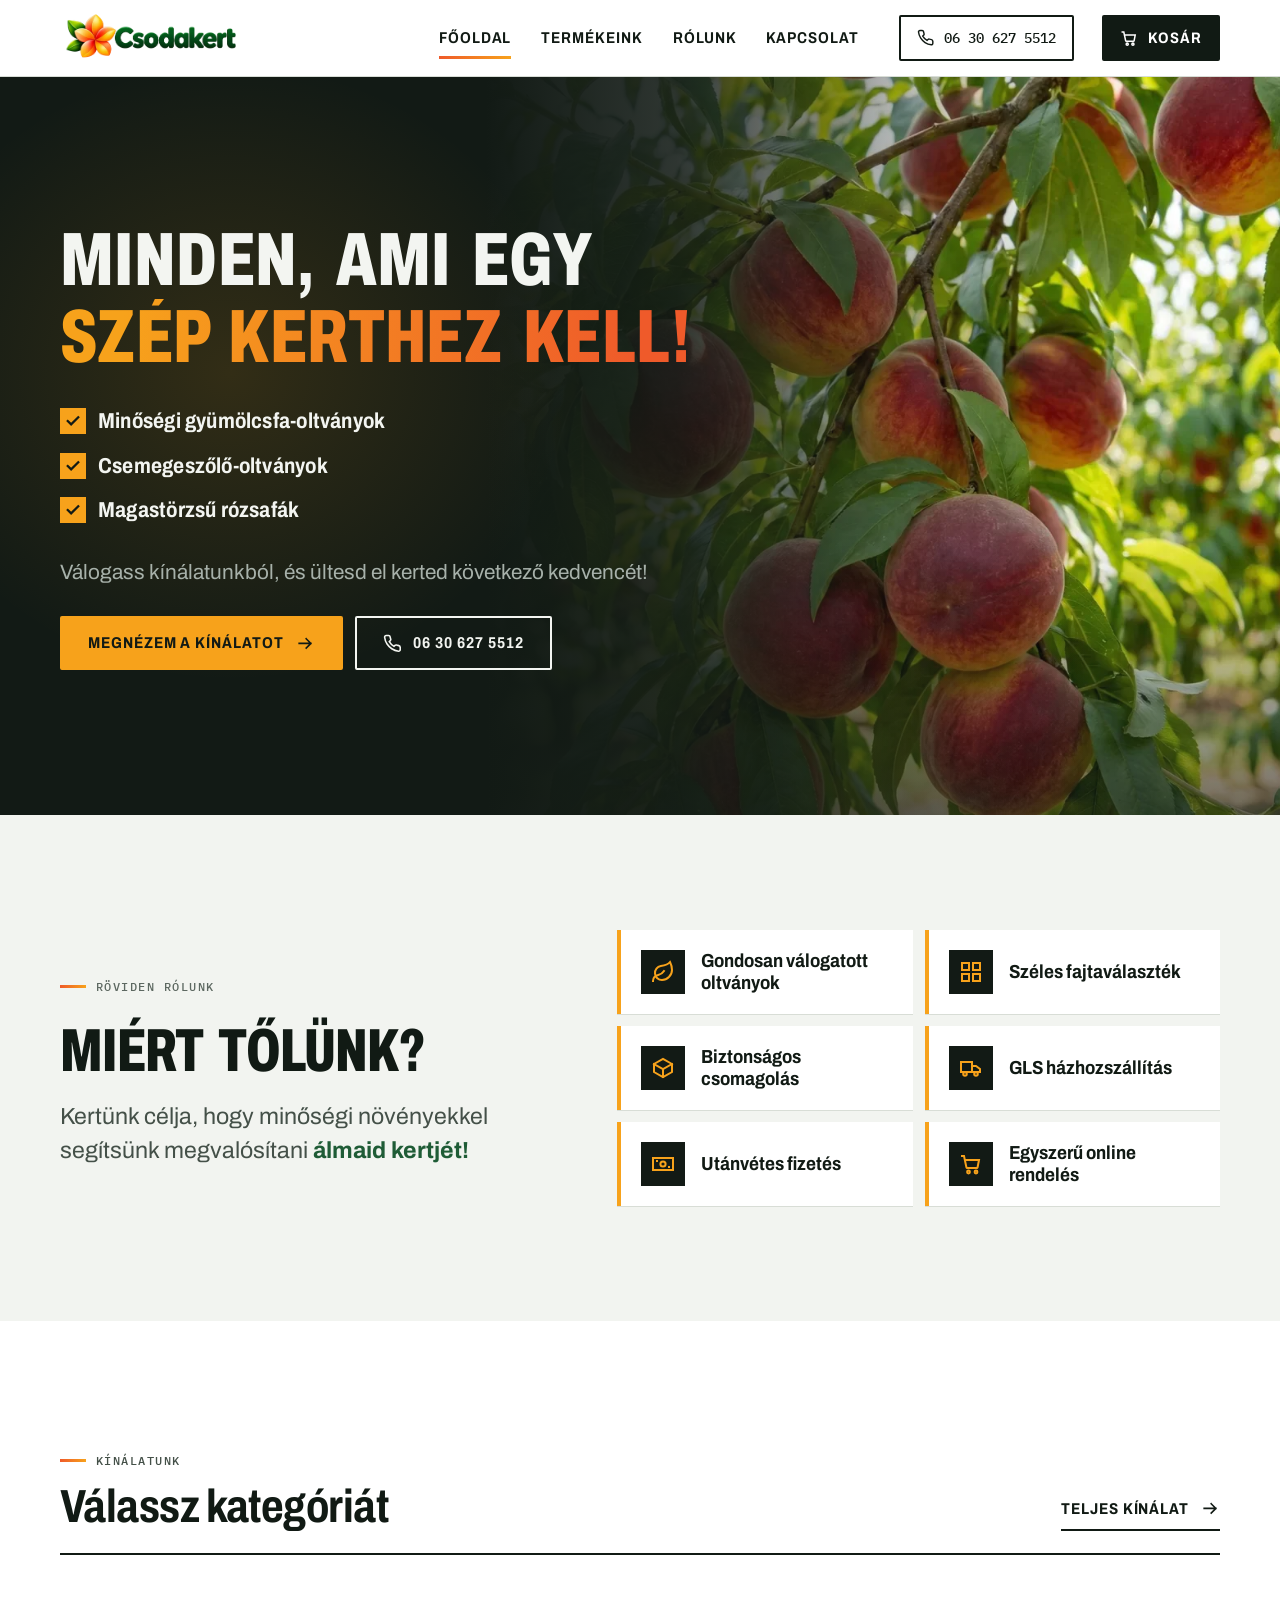
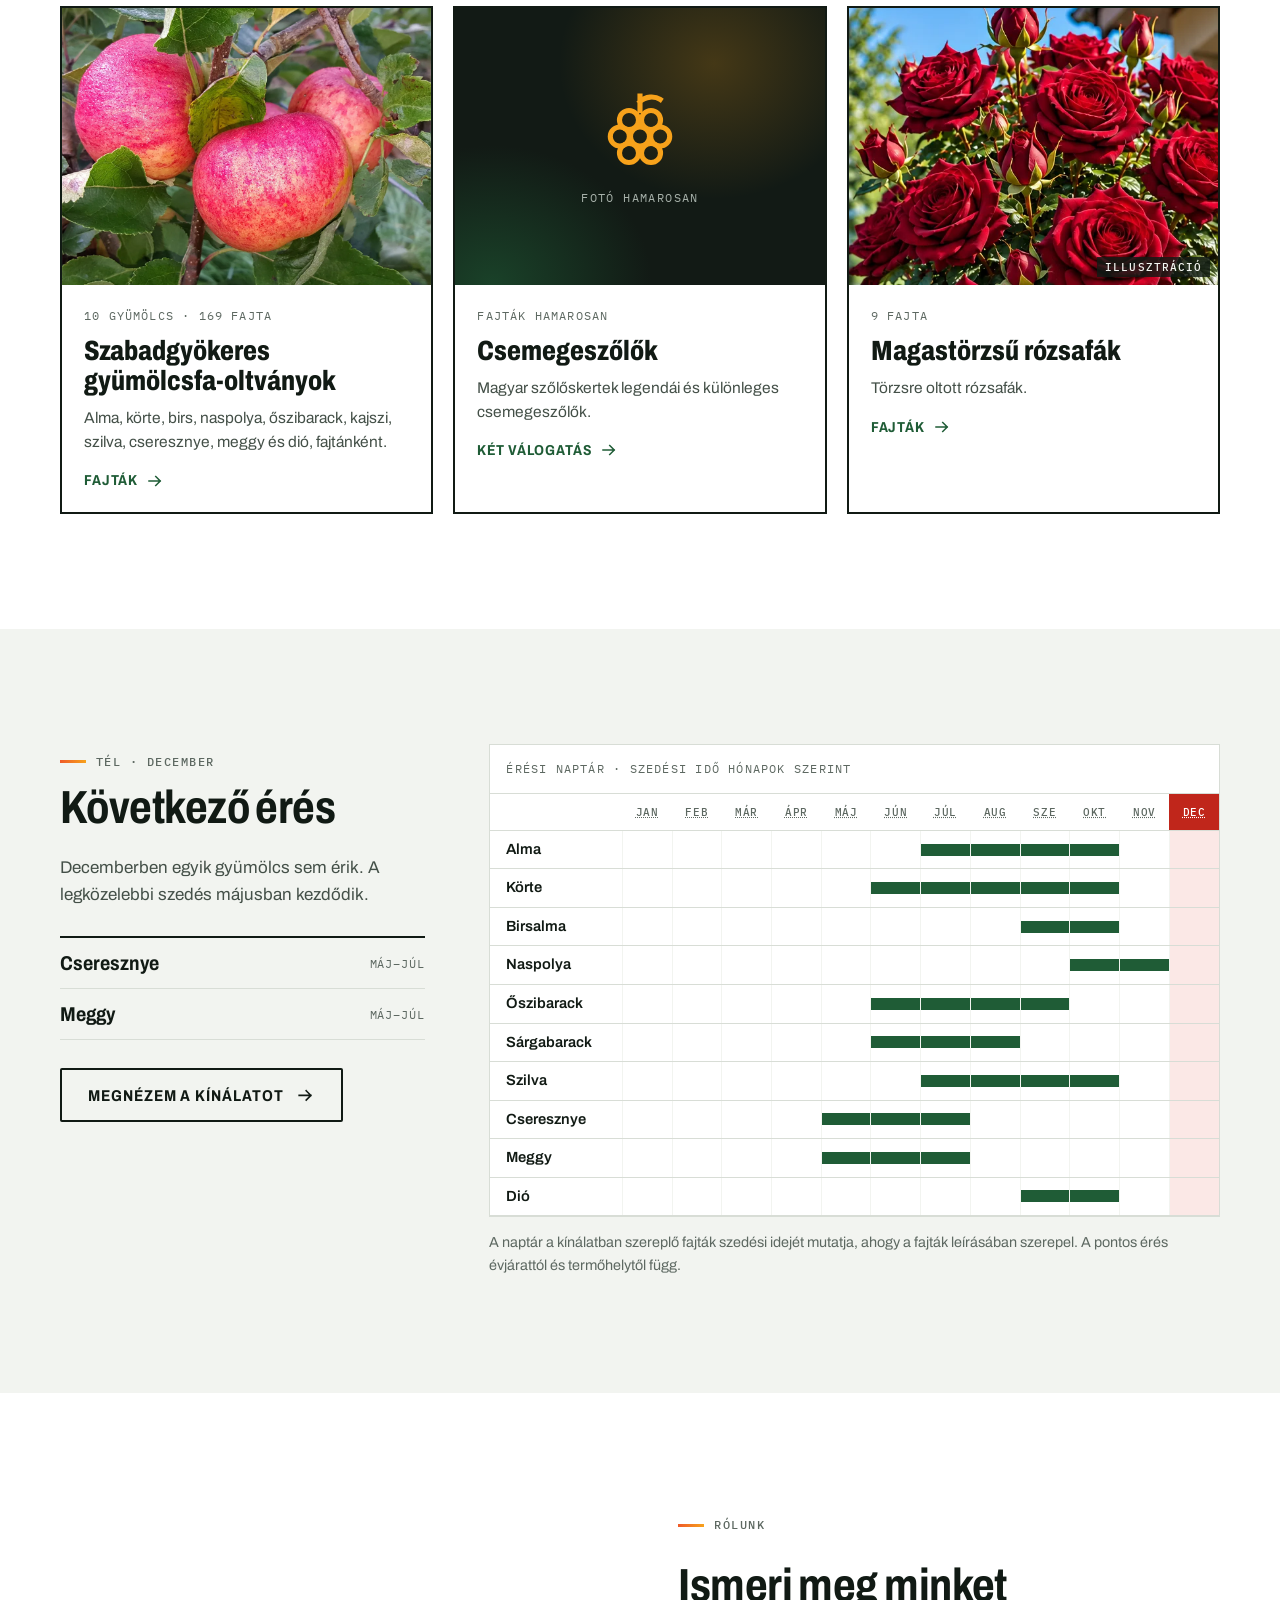
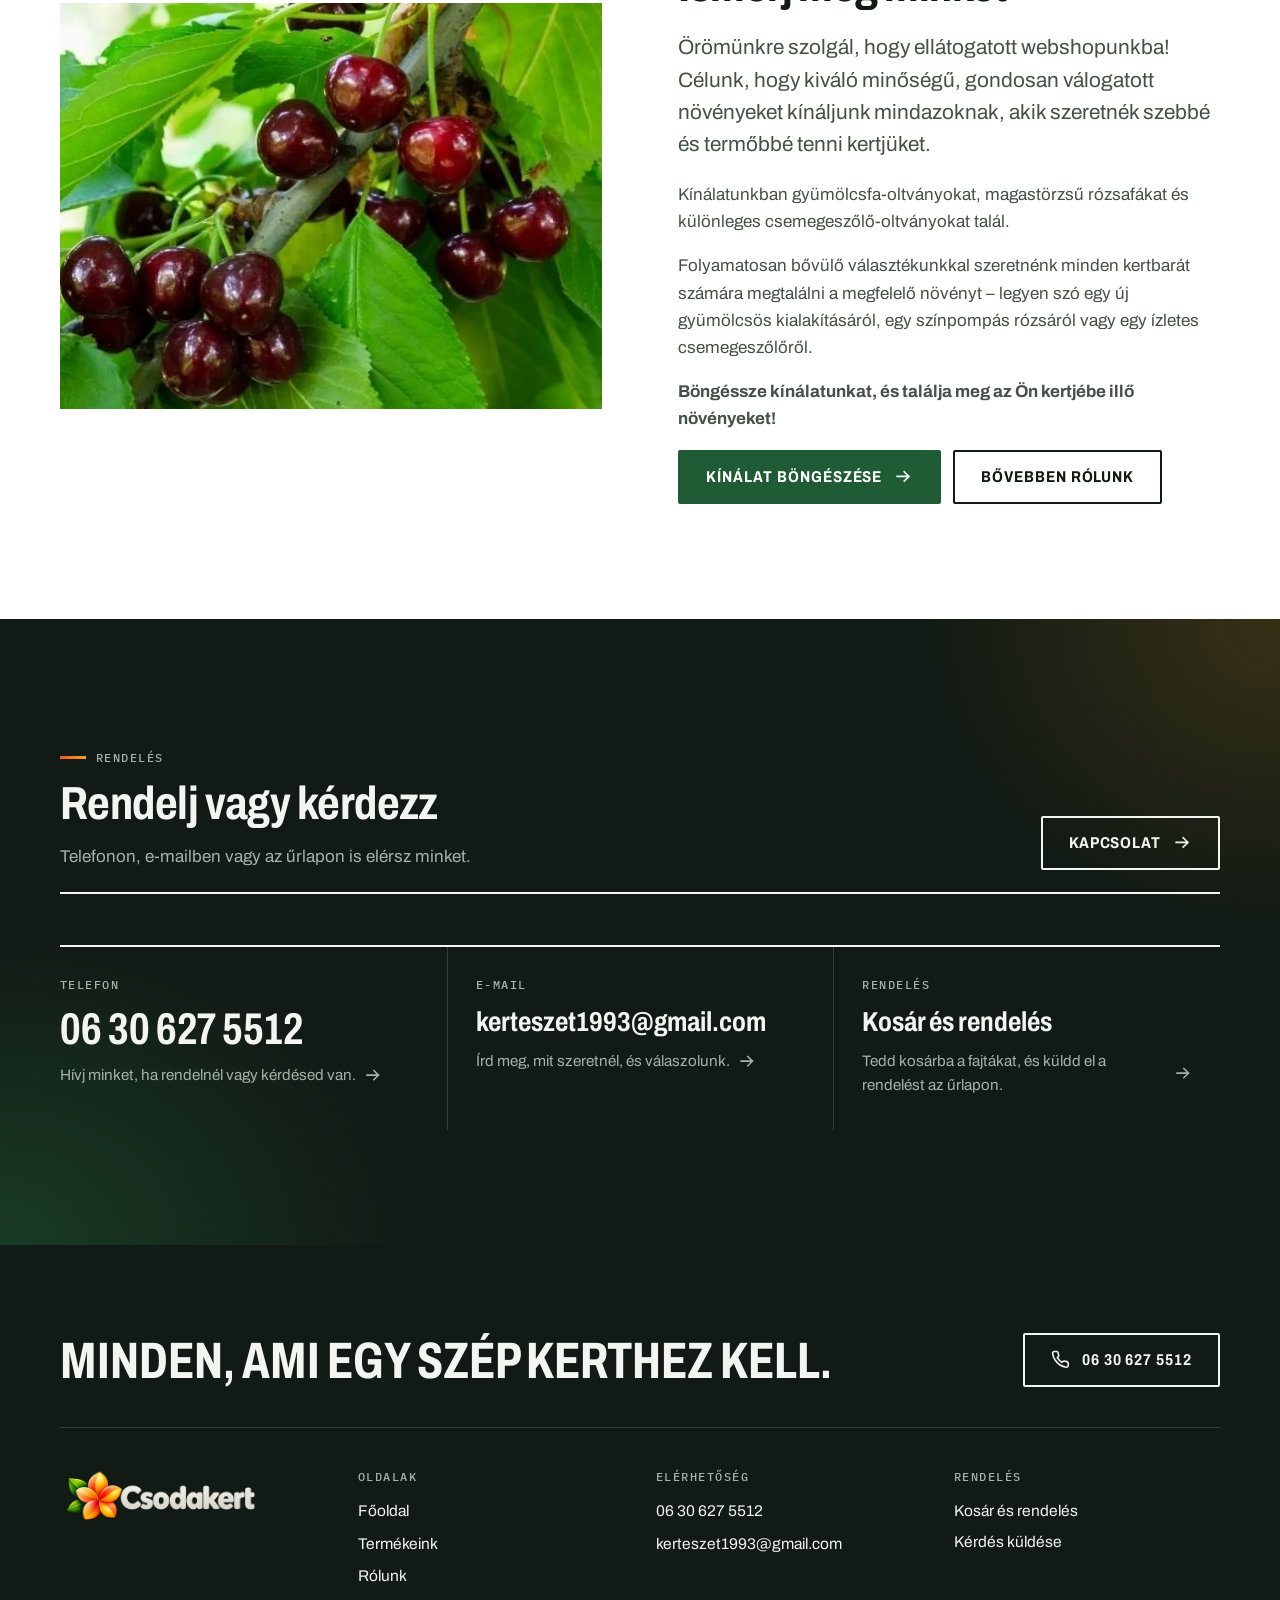
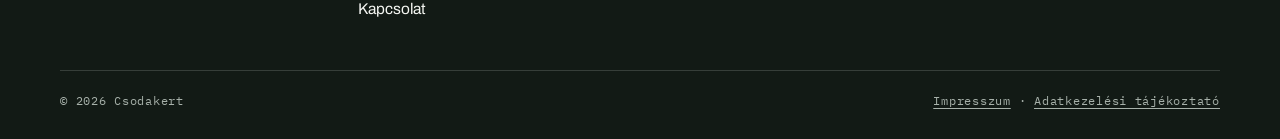
<file: index.html>
<!DOCTYPE html>
<html lang="hu">
<head>
  <meta charset="utf-8">
  <meta name="viewport" content="width=device-width, initial-scale=1, viewport-fit=cover">
  <title>Csodakert – Minden, ami egy szép kerthez kell</title>
  <meta name="description" content="Minőségi gyümölcsfa-oltványok, csemegeszőlő-oltványok és magastörzsű rózsafák. Egyszerű online rendelés, GLS házhozszállítás, utánvétes fizetés.">
  <meta name="theme-color" content="#ffffff">
  <link rel="canonical" href="https://[Domain]/">
  <meta property="og:type" content="website">
  <meta property="og:locale" content="hu_HU">
  <meta property="og:site_name" content="Csodakert">
  <meta property="og:title" content="Csodakert – Minden, ami egy szép kerthez kell">
  <meta property="og:description" content="Minőségi gyümölcsfa-oltványok, csemegeszőlő-oltványok és magastörzsű rózsafák. Egyszerű online rendelés, GLS házhozszállítás, utánvétes fizetés.">
  <meta property="og:url" content="https://[Domain]/">
  <meta property="og:image" content="https://[Domain]/assets/img/og-image.jpg">
  <link rel="icon" href="favicon.png" type="image/png" sizes="64x64">
  <link rel="apple-touch-icon" href="apple-touch-icon.png">
  <link rel="preload" href="assets/fonts/archivo-latin-wdth-normal.woff2" as="font" type="font/woff2" crossorigin>
  <link rel="stylesheet" href="assets/css/style.css">
  <script type="application/ld+json">
  {
    "@context": "https://schema.org",
    "@type": "OnlineStore",
    "name": "Csodakert",
    "description": "Minőségi gyümölcsfa-oltványok, csemegeszőlő-oltványok és magastörzsű rózsafák. GLS házhozszállítás, utánvétes fizetés.",
    "url": "https://[Domain]/",
    "image": "https://[Domain]/assets/img/og-image.jpg",
    "logo": "https://[Domain]/assets/img/logo.png",
    "telephone": "+36306275512",
    "email": "kerteszet1993@gmail.com"
  }
  </script>
</head>
<body>
  <a class="skip-link" href="#tartalom">Ugrás a tartalomra</a>

  <header class="site-header">
    <div class="container header-inner">
      <a class="brand" href="index.html">
        <img src="assets/img/logo.webp" alt="Csodakert – főoldal" width="429" height="132">
      </a>
      <a class="header-call" href="tel:+36306275512">
        <svg class="icon" viewBox="0 0 24 24" aria-hidden="true" focusable="false"><path d="M22 16.9v3a2 2 0 0 1-2.2 2 19.8 19.8 0 0 1-8.6-3.1 19.5 19.5 0 0 1-6-6A19.8 19.8 0 0 1 2.1 4.2 2 2 0 0 1 4.1 2h3a2 2 0 0 1 2 1.7c.1.9.4 1.8.7 2.7a2 2 0 0 1-.5 2.1L8 9.8a16 16 0 0 0 6 6l1.3-1.3a2 2 0 0 1 2.1-.4c.9.3 1.8.6 2.7.7a2 2 0 0 1 1.7 2z"/></svg>
        <span>06&nbsp;30&nbsp;627&nbsp;5512</span>
      </a>
      <a class="header-cart" href="rendeles.html" data-cart-open aria-haspopup="dialog" aria-label="Kosár">
        <svg class="icon" viewBox="0 0 24 24" aria-hidden="true" focusable="false"><path d="M3 4h2l2.4 11.2a1 1 0 0 0 1 .8h9.2a1 1 0 0 0 1-.8L20 8H6.2"/><circle cx="9.5" cy="20" r="1.4"/><circle cx="17" cy="20" r="1.4"/></svg>
        <span class="header-cart__label">Kosár</span>
        <span class="header-cart__count" data-cart-count hidden>0</span>
      </a>
      <button class="menu-toggle" type="button" aria-controls="site-nav" aria-expanded="false" aria-label="Menü megnyitása">
        <svg class="icon icon--menu" viewBox="0 0 24 24" aria-hidden="true" focusable="false"><path d="M3 7h18M3 12h18M3 17h18"/></svg>
        <svg class="icon icon--close" viewBox="0 0 24 24" aria-hidden="true" focusable="false"><path d="M18 6 6 18M6 6l12 12"/></svg>
      </button>
      <nav id="site-nav" class="site-nav" aria-label="Főmenü">
        <ul>
          <li><a href="index.html" aria-current="page">Főoldal</a></li>
          <li><a href="termekeink.html">Termékeink</a></li>
          <li><a href="rolunk.html">Rólunk</a></li>
          <li><a href="kapcsolat.html">Kapcsolat</a></li>
        </ul>
      </nav>
    </div>
  </header>

  <main id="tartalom">
    <section class="hero">
      <div class="hero__media">
        <img src="assets/img/hero/oszibarack.webp" alt="" width="1200" height="900" fetchpriority="high">
      </div>
      <div class="container hero__inner">
        <div class="hero-text">
          <p class="hero-now" data-hero-now hidden><span class="hero-now__dot" aria-hidden="true"></span><span data-hero-now-text></span></p>
          <h1>Minden, ami egy <span class="accent">szép kerthez kell!</span></h1>
          <ul class="hero-offer">
            <li><a href="termekeink.html?kategoria=gyumolcsfa"><svg class="icon" viewBox="0 0 24 24" aria-hidden="true" focusable="false"><path d="m5 12 4.5 4.5L19 7"/></svg> Minőségi gyümölcsfa-oltványok</a></li>
            <li><a href="termekeink.html?kategoria=szolo"><svg class="icon" viewBox="0 0 24 24" aria-hidden="true" focusable="false"><path d="m5 12 4.5 4.5L19 7"/></svg> Csemegeszőlő-oltványok</a></li>
            <li><a href="gyumolcs.html#rozsa"><svg class="icon" viewBox="0 0 24 24" aria-hidden="true" focusable="false"><path d="m5 12 4.5 4.5L19 7"/></svg> Magastörzsű rózsafák</a></li>
          </ul>
          <p class="lead">Válogass kínálatunkból, és ültesd el kerted következő kedvencét!</p>
          <div class="btn-row">
            <a class="btn btn--sun" href="termekeink.html">Megnézem a kínálatot <svg class="icon icon--arrow" viewBox="0 0 24 24" aria-hidden="true" focusable="false"><path d="M4 12h15M13 6l6 6-6 6"/></svg></a>
            <a class="btn btn--light" href="tel:+36306275512"><svg class="icon" viewBox="0 0 24 24" aria-hidden="true" focusable="false"><path d="M22 16.9v3a2 2 0 0 1-2.2 2 19.8 19.8 0 0 1-8.6-3.1 19.5 19.5 0 0 1-6-6A19.8 19.8 0 0 1 2.1 4.2 2 2 0 0 1 4.1 2h3a2 2 0 0 1 2 1.7c.1.9.4 1.8.7 2.7a2 2 0 0 1-.5 2.1L8 9.8a16 16 0 0 0 6 6l1.3-1.3a2 2 0 0 1 2.1-.4c.9.3 1.8.6 2.7.7a2 2 0 0 1 1.7 2z"/></svg> 06&nbsp;30&nbsp;627&nbsp;5512</a>
          </div>
        </div>
      </div>
    </section>

    <section class="section why" aria-labelledby="miert-cim">
      <div class="container why__grid">
        <div class="why__intro">
          <p class="label">Röviden rólunk</p>
          <h2 id="miert-cim">Miért tőlünk?</h2>
          <p class="why__mission">Kertünk célja, hogy minőségi növényekkel segítsünk megvalósítani <span class="accent">álmaid kertjét!</span></p>
        </div>
        <ul class="why__list">
          <li><svg class="icon" viewBox="0 0 24 24" aria-hidden="true" focusable="false"><path d="M11 20A7 7 0 0 1 9.8 6.1C15.5 5 17 4.5 19 2c1 2 2 4.2 2 8 0 5.5-4.8 10-10 10Z"/><path d="M2 21c0-3 1.9-5.4 5.2-6.1 2.4-.5 4.4-1.6 5.8-3.9"/></svg><span>Gondosan válogatott oltványok</span></li>
          <li><svg class="icon" viewBox="0 0 24 24" aria-hidden="true" focusable="false"><rect x="3" y="3" width="7" height="7"/><rect x="14" y="3" width="7" height="7"/><rect x="3" y="14" width="7" height="7"/><rect x="14" y="14" width="7" height="7"/></svg><span>Széles fajtaválaszték</span></li>
          <li><svg class="icon" viewBox="0 0 24 24" aria-hidden="true" focusable="false"><path d="M21 8 12 3 3 8v8l9 5 9-5V8z"/><path d="m3 8 9 5 9-5M12 13v8"/></svg><span>Biztonságos csomagolás</span></li>
          <li><svg class="icon" viewBox="0 0 24 24" aria-hidden="true" focusable="false"><path d="M2 6h11v10H2zM13 10h4l4 3v3h-8z"/><circle cx="6" cy="18" r="1.8"/><circle cx="17" cy="18" r="1.8"/></svg><span>GLS házhozszállítás</span></li>
          <li><svg class="icon" viewBox="0 0 24 24" aria-hidden="true" focusable="false"><rect x="2" y="6" width="20" height="12"/><circle cx="12" cy="12" r="2.6"/><path d="M6 9v.01M18 15v.01"/></svg><span>Utánvétes fizetés</span></li>
          <li><svg class="icon" viewBox="0 0 24 24" aria-hidden="true" focusable="false"><path d="M3 4h2l2.4 11.2a1 1 0 0 0 1 .8h9.2a1 1 0 0 0 1-.8L20 8H6.2"/><circle cx="9.5" cy="20" r="1.4"/><circle cx="17" cy="20" r="1.4"/></svg><span>Egyszerű online rendelés</span></li>
        </ul>
      </div>
    </section>

    <section class="section" aria-labelledby="kinalat-cim">
      <div class="container">
        <div class="section-head">
          <div>
            <p class="label">Kínálatunk</p>
            <h2 id="kinalat-cim">Válassz kategóriát</h2>
          </div>
          <a class="btn btn--ghost" href="termekeink.html">Teljes kínálat <svg class="icon icon--arrow" viewBox="0 0 24 24" aria-hidden="true" focusable="false"><path d="M4 12h15M13 6l6 6-6 6"/></svg></a>
        </div>
        <ul class="cat-grid">
          <li>
            <a class="cat-card" href="termekeink.html?kategoria=gyumolcsfa">
              <span class="cat-card__media"><img src="assets/img/varieties/alma-rubinola.webp" alt="" width="1200" height="900" loading="lazy"></span>
              <span class="cat-card__body">
                <span class="cat-card__stat" data-cat-stat="gyumolcsfa">10 gyümölcs · 169 fajta</span>
                <strong class="cat-card__title">Szabadgyökeres gyümölcsfa-oltványok</strong>
                <span class="cat-card__text">Alma, körte, birs, naspolya, őszibarack, kajszi, szilva, cseresznye, meggy és dió, fajtánként.</span>
                <span class="cat-card__go">Fajták <svg class="icon icon--arrow" viewBox="0 0 24 24" aria-hidden="true" focusable="false"><path d="M4 12h15M13 6l6 6-6 6"/></svg></span>
              </span>
            </a>
          </li>
          <li>
            <a class="cat-card" href="termekeink.html?kategoria=szolo">
              <span class="cat-card__media cat-card__media--soon"><svg class="icon cat-card__icon" viewBox="0 0 24 24" aria-hidden="true" focusable="false"><circle cx="9" cy="9" r="2.6"/><circle cx="15" cy="9" r="2.6"/><circle cx="12" cy="13.5" r="2.6"/><circle cx="6.5" cy="13.5" r="2.6"/><circle cx="17.5" cy="13.5" r="2.6"/><circle cx="9" cy="18" r="2.6"/><circle cx="15" cy="18" r="2.6"/><path d="M12 6.4V2.5M12 4c1.5-1.5 4-1.6 5.5-.6"/></svg><span>Fotó hamarosan</span></span>
              <span class="cat-card__body">
                <span class="cat-card__stat" data-cat-stat="szolo">Fajták hamarosan</span>
                <strong class="cat-card__title">Csemegeszőlők</strong>
                <span class="cat-card__text">Magyar szőlőskertek legendái és különleges csemegeszőlők.</span>
                <span class="cat-card__go">Két válogatás <svg class="icon icon--arrow" viewBox="0 0 24 24" aria-hidden="true" focusable="false"><path d="M4 12h15M13 6l6 6-6 6"/></svg></span>
              </span>
            </a>
          </li>
          <li>
            <a class="cat-card" href="gyumolcs.html#rozsa">
              <span class="cat-card__media"><img src="assets/img/varieties/rozsa-burgundy-beauty.webp" alt="" width="560" height="420" loading="lazy"><span class="ai-badge">Illusztráció</span></span>
              <span class="cat-card__body">
                <span class="cat-card__stat" data-cat-stat="rozsa">9 fajta</span>
                <strong class="cat-card__title">Magastörzsű rózsafák</strong>
                <span class="cat-card__text">Törzsre oltott rózsafák.</span>
                <span class="cat-card__go">Fajták <svg class="icon icon--arrow" viewBox="0 0 24 24" aria-hidden="true" focusable="false"><path d="M4 12h15M13 6l6 6-6 6"/></svg></span>
              </span>
            </a>
          </li>
        </ul>
      </div>
    </section>

    <section class="section section--soft" aria-labelledby="szezon-cim">
      <div class="container season-layout">
        <div>
          <p class="label" data-season-label>Érési naptár</p>
          <h2 id="szezon-cim" data-season-title>Most érik</h2>
          <p class="muted" data-season-intro>Ezeknek a&nbsp;gyümölcsöknek most van a&nbsp;szedési ideje. A&nbsp;naptár abban segít, hogy úgy válogasd a&nbsp;fákat, hogy tavasztól őszig legyen mit szüretelni.</p>
          <ul class="season-now" data-season-list>
            <li class="noscript">A gyümölcsfákat a <a href="termekeink.html">Termékeink</a> oldalon találod.</li>
          </ul>
          <a class="btn btn--secondary" href="termekeink.html">Megnézem a kínálatot <svg class="icon icon--arrow" viewBox="0 0 24 24" aria-hidden="true" focusable="false"><path d="M4 12h15M13 6l6 6-6 6"/></svg></a>
        </div>
        <div>
          <div class="calendar-wrap">
            <table class="calendar">
              <caption>Érési naptár · szedési idő hónapok szerint</caption>
              <thead>
                <tr><th scope="col"><span class="visually-hidden">Gyümölcs</span></th><th scope="col" data-month="1"><abbr title="január">Jan</abbr></th><th scope="col" data-month="2"><abbr title="február">Feb</abbr></th><th scope="col" data-month="3"><abbr title="március">Már</abbr></th><th scope="col" data-month="4"><abbr title="április">Ápr</abbr></th><th scope="col" data-month="5"><abbr title="május">Máj</abbr></th><th scope="col" data-month="6"><abbr title="június">Jún</abbr></th><th scope="col" data-month="7"><abbr title="július">Júl</abbr></th><th scope="col" data-month="8"><abbr title="augusztus">Aug</abbr></th><th scope="col" data-month="9"><abbr title="szeptember">Sze</abbr></th><th scope="col" data-month="10"><abbr title="október">Okt</abbr></th><th scope="col" data-month="11"><abbr title="november">Nov</abbr></th><th scope="col" data-month="12"><abbr title="december">Dec</abbr></th></tr>
              </thead>
              <tbody data-season-calendar>
                <tr><td colspan="13" class="noscript">Az érési naptár megjelenítéséhez JavaScript szükséges.</td></tr>
              </tbody>
            </table>
          </div>
          <p class="calendar-note">A&nbsp;naptár a&nbsp;kínálatban szereplő fajták szedési idejét mutatja, ahogy a&nbsp;fajták leírásában szerepel. A&nbsp;pontos érés évjárattól és termőhelytől függ.</p>
        </div>
      </div>
    </section>

    <section class="section" aria-labelledby="rolunk-cim">
      <div class="container split">
        <figure class="split-media">
          <!-- Ha lesz saját fotó (rólatok, a válogatásról, a csomagolásról), ide kerüljön. -->
          <img src="assets/img/varieties/cseresznye-badacsonyi-orias.webp" alt="Badacsonyi óriás cseresznye az ágon" width="1000" height="750" loading="lazy">
        </figure>
        <div>
          <p class="label">Rólunk</p>
          <h2 id="rolunk-cim">Ismerj meg minket</h2>
          <p class="lead">Örömünkre szolgál, hogy ellátogatott webshopunkba! Célunk, hogy kiváló minőségű, gondosan válogatott növényeket kínáljunk mindazoknak, akik szeretnék szebbé és termőbbé tenni kertjüket.</p>
          <p class="muted">Kínálatunkban gyümölcsfa-oltványokat, magastörzsű rózsafákat és különleges csemegeszőlő-oltványokat talál.</p>
          <p class="muted">Folyamatosan bővülő választékunkkal szeretnénk minden kertbarát számára megtalálni a&nbsp;megfelelő növényt – legyen szó egy új gyümölcsös kialakításáról, egy színpompás rózsáról vagy egy ízletes csemegeszőlőről.</p>
          <p class="muted"><strong>Böngéssze kínálatunkat, és találja meg az Ön kertjébe illő növényeket!</strong></p>
          <div class="btn-row">
            <a class="btn btn--primary" href="termekeink.html">Kínálat böngészése <svg class="icon icon--arrow" viewBox="0 0 24 24" aria-hidden="true" focusable="false"><path d="M4 12h15M13 6l6 6-6 6"/></svg></a>
            <a class="btn btn--secondary" href="rolunk.html">Bővebben rólunk</a>
          </div>
        </div>
      </div>
    </section>

    <section class="section section--studio" id="elerhetoseg" aria-labelledby="elerhetoseg-cim">
      <div class="container">
        <div class="section-head">
          <div>
            <p class="label">Rendelés</p>
            <h2 id="elerhetoseg-cim">Rendelj vagy kérdezz</h2>
            <p>Telefonon, e-mailben vagy az űrlapon is elérsz minket.</p>
          </div>
          <a class="btn btn--light" href="kapcsolat.html">Kapcsolat <svg class="icon icon--arrow" viewBox="0 0 24 24" aria-hidden="true" focusable="false"><path d="M4 12h15M13 6l6 6-6 6"/></svg></a>
        </div>
        <ul class="contact-cards">
            <li>
              <a class="contact-card" href="tel:+36306275512">
                <span class="label label--plain">Telefon</span>
                <strong class="contact-card__big">06&nbsp;30&nbsp;627&nbsp;5512</strong>
                <span class="contact-card__hint">Hívj minket, ha rendelnél vagy kérdésed van. <svg class="icon" viewBox="0 0 24 24" aria-hidden="true" focusable="false"><path d="M4 12h15M13 6l6 6-6 6"/></svg></span>
              </a>
            </li>
            <li>
              <a class="contact-card" href="mailto:kerteszet1993@gmail.com">
                <span class="label label--plain">E-mail</span>
                <strong class="contact-card__mid">kerteszet1993@gmail.com</strong>
                <span class="contact-card__hint">Írd meg, mit szeretnél, és válaszolunk. <svg class="icon" viewBox="0 0 24 24" aria-hidden="true" focusable="false"><path d="M4 12h15M13 6l6 6-6 6"/></svg></span>
              </a>
            </li>
            <li>
              <a class="contact-card" href="rendeles.html">
                <span class="label label--plain">Rendelés</span>
                <strong class="contact-card__mid">Kosár és rendelés</strong>
                <span class="contact-card__hint">Tedd kosárba a fajtákat, és küldd el a rendelést az űrlapon. <svg class="icon" viewBox="0 0 24 24" aria-hidden="true" focusable="false"><path d="M4 12h15M13 6l6 6-6 6"/></svg></span>
              </a>
            </li>
          </ul>
      </div>
    </section>
  </main>

  <footer class="site-footer">
    <div class="container">
      <div class="footer-top">
        <p>Minden, ami egy szép kerthez kell.</p>
        <a class="btn btn--light" href="tel:+36306275512"><svg class="icon" viewBox="0 0 24 24" aria-hidden="true" focusable="false"><path d="M22 16.9v3a2 2 0 0 1-2.2 2 19.8 19.8 0 0 1-8.6-3.1 19.5 19.5 0 0 1-6-6A19.8 19.8 0 0 1 2.1 4.2 2 2 0 0 1 4.1 2h3a2 2 0 0 1 2 1.7c.1.9.4 1.8.7 2.7a2 2 0 0 1-.5 2.1L8 9.8a16 16 0 0 0 6 6l1.3-1.3a2 2 0 0 1 2.1-.4c.9.3 1.8.6 2.7.7a2 2 0 0 1 1.7 2z"/></svg> 06&nbsp;30&nbsp;627&nbsp;5512</a>
      </div>
      <div class="footer-grid">
        <div>
          <a class="brand" href="index.html">
            <img src="assets/img/logo-light.webp" alt="Csodakert – főoldal" width="429" height="132">
          </a>
        </div>
        <div>
          <h2>Oldalak</h2>
          <ul>
            <li><a href="index.html">Főoldal</a></li>
            <li><a href="termekeink.html">Termékeink</a></li>
            <li><a href="rolunk.html">Rólunk</a></li>
            <li><a href="kapcsolat.html">Kapcsolat</a></li>
          </ul>
        </div>
        <div>
          <h2>Elérhetőség</h2>
          <ul>
            <li><a href="tel:+36306275512">06&nbsp;30&nbsp;627&nbsp;5512</a></li>
            <li><a href="mailto:kerteszet1993@gmail.com">kerteszet1993@gmail.com</a></li>
          </ul>
        </div>
        <div>
          <h2>Rendelés</h2>
          <p><a href="rendeles.html">Kosár és rendelés</a></p>
          <p><a href="kapcsolat.html#urlap">Kérdés küldése</a></p>
        </div>
      </div>
      <div class="footer-bottom">
        <p>© <span data-year>2026</span> Csodakert</p>
        <p><a href="jogi.html#impresszum">Impresszum</a> · <a href="jogi.html#adatkezeles">Adatkezelési tájékoztató</a></p>
      </div>
    </div>
  </footer>

  <dialog class="cart-dialog" id="cart-dialog" aria-labelledby="cart-title">
    <div class="cart-panel">
      <div class="cart-head">
        <h2 id="cart-title">Kosár</h2>
        <button class="dialog-close" type="button" data-cart-close aria-label="Kosár bezárása"><svg class="icon" viewBox="0 0 24 24" aria-hidden="true" focusable="false"><path d="M18 6 6 18M6 6l12 12"/></svg></button>
      </div>
      <div class="cart-body" data-cart-list></div>
      <div class="cart-foot" data-cart-filled hidden>
        <p class="cart-total"><span>Összesen</span> <strong data-cart-total>0 Ft</strong></p>
        <p class="cart-note">GLS házhozszállítás, fizetés utánvéttel. A&nbsp;rendelés elküldése után felvesszük veled a&nbsp;kapcsolatot.</p>
        <a class="btn btn--sun" href="rendeles.html">Tovább a rendeléshez <svg class="icon icon--arrow" viewBox="0 0 24 24" aria-hidden="true" focusable="false"><path d="M4 12h15M13 6l6 6-6 6"/></svg></a>
        <button class="btn btn--secondary" type="button" data-cart-close>Vásárlás folytatása</button>
      </div>
    </div>
  </dialog>
  <div class="toast" data-cart-toast role="status" aria-live="polite"></div>

  <script src="assets/js/products.js" defer></script>
  <script src="assets/js/shop.js" defer></script>
  <script src="assets/js/main.js" defer></script>
  <script src="assets/js/cart.js" defer></script>
</body>
</html>
</file>
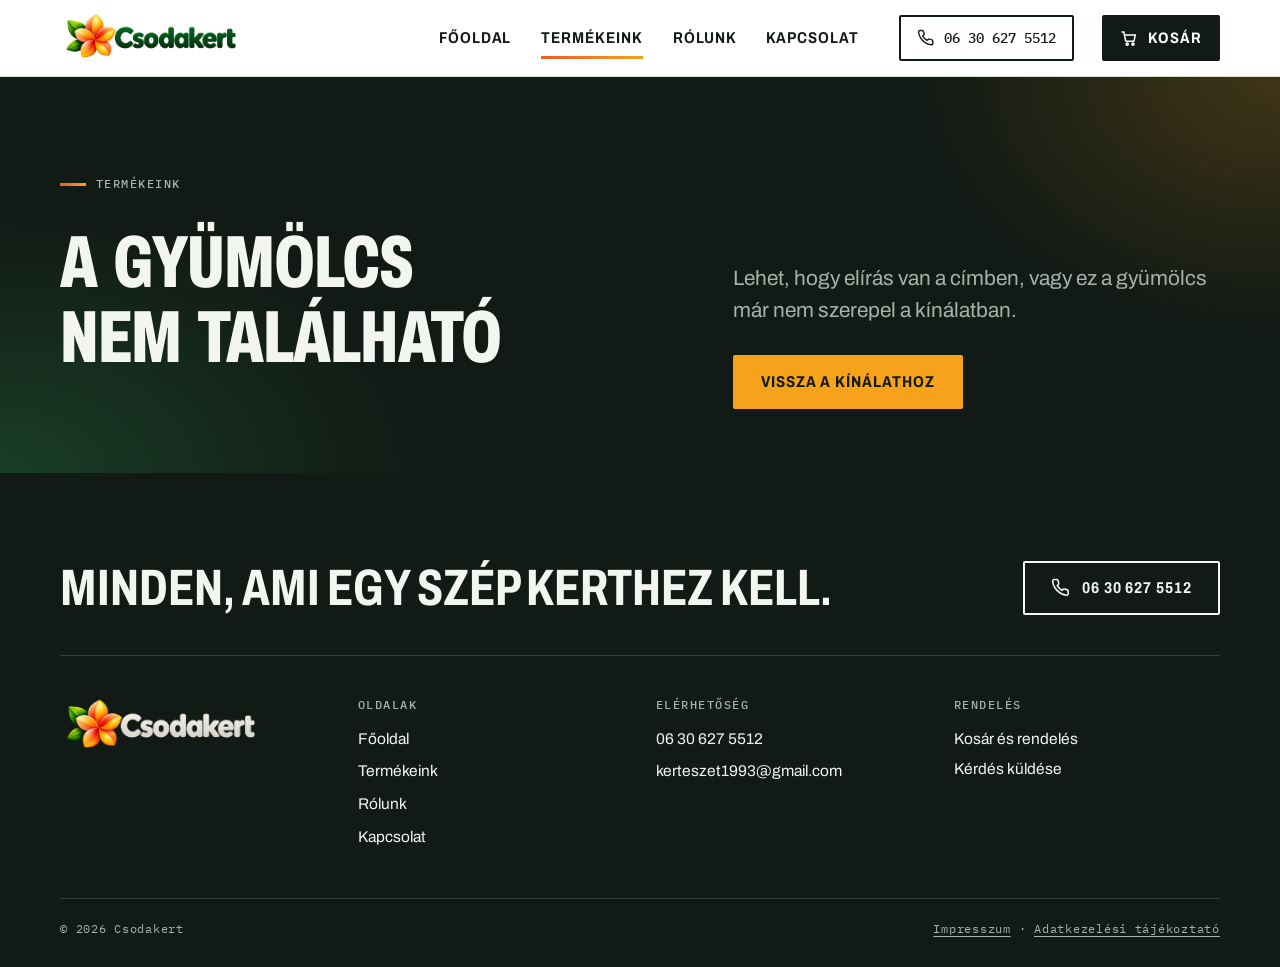
<file: gyumolcs.html>
<!DOCTYPE html>
<html lang="hu">
<head>
  <meta charset="utf-8">
  <meta name="viewport" content="width=device-width, initial-scale=1, viewport-fit=cover">
  <title>Fajták – Csodakert</title>
  <meta name="description" content="Oltványok fajtánként, képpel és fajtaleírással.">
  <meta name="theme-color" content="#ffffff">
  <link rel="canonical" href="https://[Domain]/gyumolcs.html">
  <meta property="og:type" content="website">
  <meta property="og:locale" content="hu_HU">
  <meta property="og:site_name" content="Csodakert">
  <meta property="og:title" content="Fajták – Csodakert">
  <meta property="og:description" content="Oltványok fajtánként, képpel és fajtaleírással.">
  <meta property="og:url" content="https://[Domain]/gyumolcs.html">
  <meta property="og:image" content="https://[Domain]/assets/img/og-image.jpg">
  <link rel="icon" href="favicon.png" type="image/png" sizes="64x64">
  <link rel="apple-touch-icon" href="apple-touch-icon.png">
  <link rel="preload" href="assets/fonts/archivo-latin-wdth-normal.woff2" as="font" type="font/woff2" crossorigin>
  <link rel="stylesheet" href="assets/css/style.css">
</head>
<body>
  <a class="skip-link" href="#tartalom">Ugrás a tartalomra</a>

  <header class="site-header">
    <div class="container header-inner">
      <a class="brand" href="index.html">
        <img src="assets/img/logo.webp" alt="Csodakert – főoldal" width="429" height="132">
      </a>
      <a class="header-call" href="tel:+36306275512">
        <svg class="icon" viewBox="0 0 24 24" aria-hidden="true" focusable="false"><path d="M22 16.9v3a2 2 0 0 1-2.2 2 19.8 19.8 0 0 1-8.6-3.1 19.5 19.5 0 0 1-6-6A19.8 19.8 0 0 1 2.1 4.2 2 2 0 0 1 4.1 2h3a2 2 0 0 1 2 1.7c.1.9.4 1.8.7 2.7a2 2 0 0 1-.5 2.1L8 9.8a16 16 0 0 0 6 6l1.3-1.3a2 2 0 0 1 2.1-.4c.9.3 1.8.6 2.7.7a2 2 0 0 1 1.7 2z"/></svg>
        <span>06&nbsp;30&nbsp;627&nbsp;5512</span>
      </a>
      <a class="header-cart" href="rendeles.html" data-cart-open aria-haspopup="dialog" aria-label="Kosár">
        <svg class="icon" viewBox="0 0 24 24" aria-hidden="true" focusable="false"><path d="M3 4h2l2.4 11.2a1 1 0 0 0 1 .8h9.2a1 1 0 0 0 1-.8L20 8H6.2"/><circle cx="9.5" cy="20" r="1.4"/><circle cx="17" cy="20" r="1.4"/></svg>
        <span class="header-cart__label">Kosár</span>
        <span class="header-cart__count" data-cart-count hidden>0</span>
      </a>
      <button class="menu-toggle" type="button" aria-controls="site-nav" aria-expanded="false" aria-label="Menü megnyitása">
        <svg class="icon icon--menu" viewBox="0 0 24 24" aria-hidden="true" focusable="false"><path d="M3 7h18M3 12h18M3 17h18"/></svg>
        <svg class="icon icon--close" viewBox="0 0 24 24" aria-hidden="true" focusable="false"><path d="M18 6 6 18M6 6l12 12"/></svg>
      </button>
      <nav id="site-nav" class="site-nav" aria-label="Főmenü">
        <ul>
          <li><a href="index.html">Főoldal</a></li>
          <li><a href="termekeink.html" aria-current="page">Termékeink</a></li>
          <li><a href="rolunk.html">Rólunk</a></li>
          <li><a href="kapcsolat.html">Kapcsolat</a></li>
        </ul>
      </nav>
    </div>
  </header>

  <main id="tartalom" data-fruit-page>
    <div data-f="content">
      <section class="fruit-hero" aria-labelledby="gyumolcs-cim">
        <div class="container">
          <div class="fruit-hero__grid">
            <div class="fruit-hero__text">
              <nav class="crumbs label label--plain" aria-label="Morzsamenü"><a href="termekeink.html">Termékeink</a> <span aria-hidden="true">/</span> <a data-f="crumb-cat" href="termekeink.html">Kategória</a> <span aria-hidden="true">/</span> <span data-f="crumb" aria-current="page">Fajták</span></nav>
              <div class="dialog-tags" data-f="tags"></div>
              <h1 id="gyumolcs-cim" data-f="name">Fajták</h1>
              <p class="fruit-hero__lead" data-f="desc"></p>
              <div class="btn-row">
                <button class="btn btn--primary" type="button" data-f="to-varieties">Fajták megtekintése <svg class="icon icon--down" viewBox="0 0 24 24" aria-hidden="true" focusable="false"><path d="M4 12h15M13 6l6 6-6 6"/></svg></button>
                <a class="btn btn--light" data-f="inquire" href="kapcsolat.html#urlap">Érdeklődöm</a>
              </div>
            </div>
            <div class="mosaic" data-f="mosaic"></div>
          </div>
          <dl class="fruit-stats">
            <div>
              <dt>Fajták</dt>
              <dd><span class="fruit-stats__big" data-f="count-big">–</span> <span data-f="count-unit">fajta</span></dd>
            </div>
            <div>
              <dt>Ár</dt>
              <dd><span class="fruit-stats__big" data-f="price-big">–</span> <span data-f="price-unit"></span></dd>
            </div>
            <div class="fruit-stats__season" data-f="season">
              <dt>Érés <span data-f="season-text"></span></dt>
              <dd><ol class="month-strip" data-f="months" aria-hidden="true"></ol></dd>
            </div>
          </dl>
        </div>
      </section>

      <section class="section" aria-labelledby="fajtak-cim">
        <div class="container">
          <div class="section-head">
            <div>
              <p class="label">Fajták</p>
              <h2 id="fajtak-cim" tabindex="-1">Fajtáink</h2>
              <p data-f="count"></p>
            </div>
            <a class="btn btn--ghost" href="termekeink.html"><svg class="icon icon--back" viewBox="0 0 24 24" aria-hidden="true" focusable="false"><path d="M4 12h15M13 6l6 6-6 6"/></svg> Vissza a kínálathoz</a>
          </div>
          <nav class="variety-index" data-f="index" aria-label="Ugrás egy fajtához"></nav>
          <ul class="variety-grid" data-f="varieties"></ul>
          <p class="calendar-note">A&nbsp;gyümölcsfáknál a&nbsp;képeken a&nbsp;fajta termése látható. Az aktuális választék változhat.</p>
        </div>
      </section>

      <section class="section section--soft" aria-labelledby="tarolas-cim">
        <div class="container split split--top">
          <div>
            <p class="label">Ár</p>
            <h2 id="tarolas-cim" data-f="price-head">Minden oltvány 3000&nbsp;Ft</h2>
            <p class="muted">Az ár minden fajtára egyformán érvényes. Tedd kosárba a&nbsp;kiválasztott fajtákat, és küldd el a&nbsp;rendelést az űrlapon. GLS házhozszállítás, fizetés utánvéttel.</p>
          </div>
          <div>
            <p class="label">Érdeklődés</p>
            <h2>Kérdésed van?</h2>
            <p class="muted">Érdeklődj telefonon vagy írásban: tájékoztatunk, mely fajták kaphatók, és mit érdemes egymás mellé ültetni.</p>
            <div class="btn-row">
              <a class="btn btn--primary" data-f="inquire" href="kapcsolat.html#urlap">Érdeklődöm <svg class="icon icon--arrow" viewBox="0 0 24 24" aria-hidden="true" focusable="false"><path d="M4 12h15M13 6l6 6-6 6"/></svg></a>
              <a class="btn btn--secondary" href="tel:+36306275512"><svg class="icon" viewBox="0 0 24 24" aria-hidden="true" focusable="false"><path d="M22 16.9v3a2 2 0 0 1-2.2 2 19.8 19.8 0 0 1-8.6-3.1 19.5 19.5 0 0 1-6-6A19.8 19.8 0 0 1 2.1 4.2 2 2 0 0 1 4.1 2h3a2 2 0 0 1 2 1.7c.1.9.4 1.8.7 2.7a2 2 0 0 1-.5 2.1L8 9.8a16 16 0 0 0 6 6l1.3-1.3a2 2 0 0 1 2.1-.4c.9.3 1.8.6 2.7.7a2 2 0 0 1 1.7 2z"/></svg> 06&nbsp;30&nbsp;627&nbsp;5512</a>
            </div>
          </div>
        </div>
      </section>
    </div>

    <section class="page-hero" data-f="missing" hidden>
      <div class="container">
        <p class="label">Termékeink</p>
        <div class="page-hero__grid">
          <h1>A gyümölcs nem található</h1>
          <div>
            <p class="lead">Lehet, hogy elírás van a&nbsp;címben, vagy ez a&nbsp;gyümölcs már nem szerepel a&nbsp;kínálatban.</p>
            <div class="btn-row" style="margin-top:28px">
              <a class="btn btn--primary" href="termekeink.html">Vissza a kínálathoz</a>
            </div>
          </div>
        </div>
      </div>
    </section>

    <noscript>
      <div class="container"><p class="noscript">Az oldal megjelenítéséhez JavaScript szükséges. A kínálatról telefonon is tájékoztatunk: <a href="tel:+36306275512">06&nbsp;30&nbsp;627&nbsp;5512</a>.</p></div>
    </noscript>
  </main>

  <dialog class="product-dialog" id="variety-dialog" aria-labelledby="variety-title">
    <div class="dialog-inner">
      <div class="dialog-media variety-media" data-v="media"></div>
      <div class="dialog-content">
        <button class="dialog-close" type="button" aria-label="Bezárás"><svg class="icon" viewBox="0 0 24 24" aria-hidden="true" focusable="false"><path d="M18 6 6 18M6 6l12 12"/></svg></button>
        <div class="dialog-body">
          <p class="label" data-v="fruit">Fajta</p>
          <h2 id="variety-title" data-v="name">Fajta</h2>
          <p class="dialog-desc" data-v="intro"></p>
          <dl class="dialog-facts" data-v="facts"></dl>
          <p class="dialog-price" data-v="price" hidden></p>
        </div>
        <div class="dialog-actions">
          <button class="btn btn--sun add-btn--dialog" type="button" data-v="add" data-add-fruit="" data-add-variety=""><span>Kosárba teszem</span> <svg class="icon" viewBox="0 0 24 24" aria-hidden="true" focusable="false"><path d="M3 4h2l2.4 11.2a1 1 0 0 0 1 .8h9.2a1 1 0 0 0 1-.8L20 8H6.2"/><circle cx="9.5" cy="20" r="1.4"/><circle cx="17" cy="20" r="1.4"/></svg></button>
          <a class="btn btn--secondary" data-v="inquire" href="kapcsolat.html#urlap"><svg class="icon" viewBox="0 0 24 24" aria-hidden="true" focusable="false"><path d="M21 12a8 8 0 0 1-11.6 7.1L4 20l1-4.6A8 8 0 1 1 21 12z"/></svg> <span>Kérdésem van erről a fajtáról</span></a>
          <p class="dialog-small">A&nbsp;képen a&nbsp;fajta termése látható. Az aktuális választékról érdeklődj nálunk.</p>
        </div>
      </div>
    </div>
  </dialog>

  <footer class="site-footer">
    <div class="container">
      <div class="footer-top">
        <p>Minden, ami egy szép kerthez kell.</p>
        <a class="btn btn--light" href="tel:+36306275512"><svg class="icon" viewBox="0 0 24 24" aria-hidden="true" focusable="false"><path d="M22 16.9v3a2 2 0 0 1-2.2 2 19.8 19.8 0 0 1-8.6-3.1 19.5 19.5 0 0 1-6-6A19.8 19.8 0 0 1 2.1 4.2 2 2 0 0 1 4.1 2h3a2 2 0 0 1 2 1.7c.1.9.4 1.8.7 2.7a2 2 0 0 1-.5 2.1L8 9.8a16 16 0 0 0 6 6l1.3-1.3a2 2 0 0 1 2.1-.4c.9.3 1.8.6 2.7.7a2 2 0 0 1 1.7 2z"/></svg> 06&nbsp;30&nbsp;627&nbsp;5512</a>
      </div>
      <div class="footer-grid">
        <div>
          <a class="brand" href="index.html">
            <img src="assets/img/logo-light.webp" alt="Csodakert – főoldal" width="429" height="132">
          </a>
        </div>
        <div>
          <h2>Oldalak</h2>
          <ul>
            <li><a href="index.html">Főoldal</a></li>
            <li><a href="termekeink.html">Termékeink</a></li>
            <li><a href="rolunk.html">Rólunk</a></li>
            <li><a href="kapcsolat.html">Kapcsolat</a></li>
          </ul>
        </div>
        <div>
          <h2>Elérhetőség</h2>
          <ul>
            <li><a href="tel:+36306275512">06&nbsp;30&nbsp;627&nbsp;5512</a></li>
            <li><a href="mailto:kerteszet1993@gmail.com">kerteszet1993@gmail.com</a></li>
          </ul>
        </div>
        <div>
          <h2>Rendelés</h2>
          <p><a href="rendeles.html">Kosár és rendelés</a></p>
          <p><a href="kapcsolat.html#urlap">Kérdés küldése</a></p>
        </div>
      </div>
      <div class="footer-bottom">
        <p>© <span data-year>2026</span> Csodakert</p>
        <p><a href="jogi.html#impresszum">Impresszum</a> · <a href="jogi.html#adatkezeles">Adatkezelési tájékoztató</a></p>
      </div>
    </div>
  </footer>

  <dialog class="cart-dialog" id="cart-dialog" aria-labelledby="cart-title">
    <div class="cart-panel">
      <div class="cart-head">
        <h2 id="cart-title">Kosár</h2>
        <button class="dialog-close" type="button" data-cart-close aria-label="Kosár bezárása"><svg class="icon" viewBox="0 0 24 24" aria-hidden="true" focusable="false"><path d="M18 6 6 18M6 6l12 12"/></svg></button>
      </div>
      <div class="cart-body" data-cart-list></div>
      <div class="cart-foot" data-cart-filled hidden>
        <p class="cart-total"><span>Összesen</span> <strong data-cart-total>0 Ft</strong></p>
        <p class="cart-note">GLS házhozszállítás, fizetés utánvéttel. A&nbsp;rendelés elküldése után felvesszük veled a&nbsp;kapcsolatot.</p>
        <a class="btn btn--sun" href="rendeles.html">Tovább a rendeléshez <svg class="icon icon--arrow" viewBox="0 0 24 24" aria-hidden="true" focusable="false"><path d="M4 12h15M13 6l6 6-6 6"/></svg></a>
        <button class="btn btn--secondary" type="button" data-cart-close>Vásárlás folytatása</button>
      </div>
    </div>
  </dialog>
  <div class="toast" data-cart-toast role="status" aria-live="polite"></div>

  <script src="assets/js/products.js" defer></script>
  <script src="assets/js/shop.js" defer></script>
  <script src="assets/js/main.js" defer></script>
  <script src="assets/js/cart.js" defer></script>
</body>
</html>
</file>
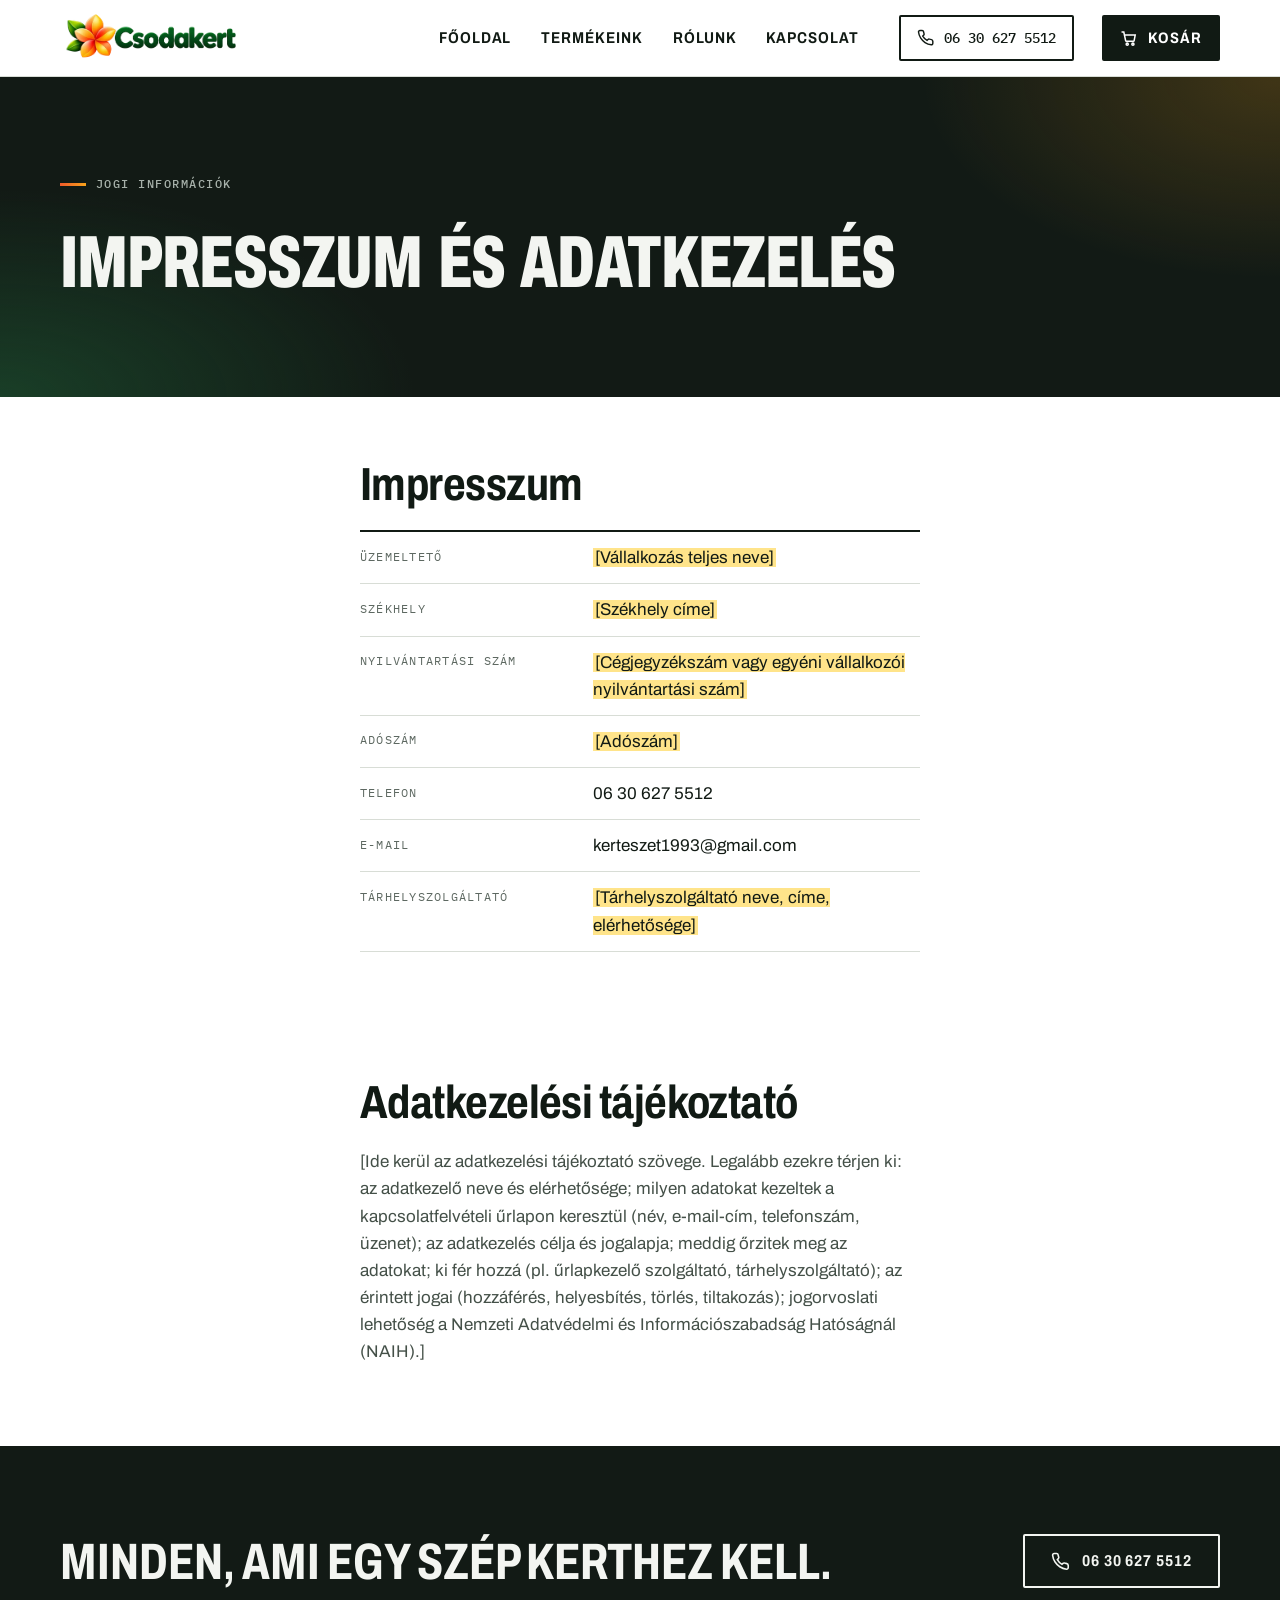
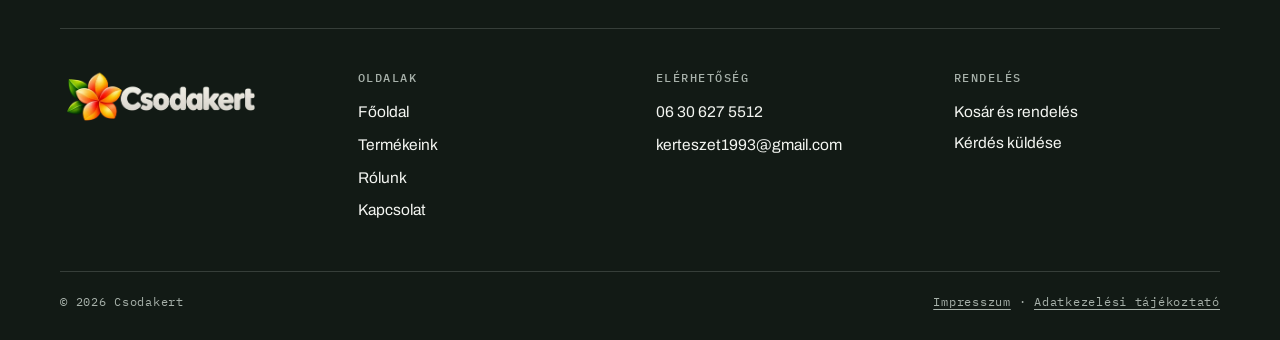
<file: jogi.html>
<!DOCTYPE html>
<html lang="hu">
<head>
  <meta charset="utf-8">
  <meta name="viewport" content="width=device-width, initial-scale=1, viewport-fit=cover">
  <title>Impresszum és adatkezelés – Csodakert</title>
  <meta name="description" content="A Csodakert impresszuma és adatkezelési tájékoztatója.">
  <meta name="robots" content="noindex">
  <meta name="theme-color" content="#ffffff">
  <link rel="canonical" href="https://[Domain]/jogi.html">
  <meta property="og:type" content="website">
  <meta property="og:locale" content="hu_HU">
  <meta property="og:site_name" content="Csodakert">
  <meta property="og:title" content="Impresszum és adatkezelés – Csodakert">
  <meta property="og:description" content="A Csodakert impresszuma és adatkezelési tájékoztatója.">
  <meta property="og:url" content="https://[Domain]/jogi.html">
  <meta property="og:image" content="https://[Domain]/assets/img/og-image.jpg">
  <link rel="icon" href="favicon.png" type="image/png" sizes="64x64">
  <link rel="apple-touch-icon" href="apple-touch-icon.png">
  <link rel="preload" href="assets/fonts/archivo-latin-wdth-normal.woff2" as="font" type="font/woff2" crossorigin>
  <link rel="stylesheet" href="assets/css/style.css">
</head>
<body>
  <a class="skip-link" href="#tartalom">Ugrás a tartalomra</a>

  <header class="site-header">
    <div class="container header-inner">
      <a class="brand" href="index.html">
        <img src="assets/img/logo.webp" alt="Csodakert – főoldal" width="429" height="132">
      </a>
      <a class="header-call" href="tel:+36306275512">
        <svg class="icon" viewBox="0 0 24 24" aria-hidden="true" focusable="false"><path d="M22 16.9v3a2 2 0 0 1-2.2 2 19.8 19.8 0 0 1-8.6-3.1 19.5 19.5 0 0 1-6-6A19.8 19.8 0 0 1 2.1 4.2 2 2 0 0 1 4.1 2h3a2 2 0 0 1 2 1.7c.1.9.4 1.8.7 2.7a2 2 0 0 1-.5 2.1L8 9.8a16 16 0 0 0 6 6l1.3-1.3a2 2 0 0 1 2.1-.4c.9.3 1.8.6 2.7.7a2 2 0 0 1 1.7 2z"/></svg>
        <span>06&nbsp;30&nbsp;627&nbsp;5512</span>
      </a>
      <a class="header-cart" href="rendeles.html" data-cart-open aria-haspopup="dialog" aria-label="Kosár">
        <svg class="icon" viewBox="0 0 24 24" aria-hidden="true" focusable="false"><path d="M3 4h2l2.4 11.2a1 1 0 0 0 1 .8h9.2a1 1 0 0 0 1-.8L20 8H6.2"/><circle cx="9.5" cy="20" r="1.4"/><circle cx="17" cy="20" r="1.4"/></svg>
        <span class="header-cart__label">Kosár</span>
        <span class="header-cart__count" data-cart-count hidden>0</span>
      </a>
      <button class="menu-toggle" type="button" aria-controls="site-nav" aria-expanded="false" aria-label="Menü megnyitása">
        <svg class="icon icon--menu" viewBox="0 0 24 24" aria-hidden="true" focusable="false"><path d="M3 7h18M3 12h18M3 17h18"/></svg>
        <svg class="icon icon--close" viewBox="0 0 24 24" aria-hidden="true" focusable="false"><path d="M18 6 6 18M6 6l12 12"/></svg>
      </button>
      <nav id="site-nav" class="site-nav" aria-label="Főmenü">
        <ul>
          <li><a href="index.html">Főoldal</a></li>
          <li><a href="termekeink.html">Termékeink</a></li>
          <li><a href="rolunk.html">Rólunk</a></li>
          <li><a href="kapcsolat.html">Kapcsolat</a></li>
        </ul>
      </nav>
    </div>
  </header>

  <main id="tartalom">
    <section class="page-hero">
      <div class="container">
        <p class="label">Jogi információk</p>
        <h1>Impresszum és adatkezelés</h1>
      </div>
    </section>

    <section class="section section--tight" id="impresszum" aria-labelledby="impresszum-cim">
      <div class="container prose">
        <h2 id="impresszum-cim">Impresszum</h2>
        <dl class="facts">
          <div><dt>Üzemeltető</dt><dd>[Vállalkozás teljes neve]</dd></div>
          <div><dt>Székhely</dt><dd>[Székhely címe]</dd></div>
          <div><dt>Nyilvántartási szám</dt><dd>[Cégjegyzékszám vagy egyéni vállalkozói nyilvántartási szám]</dd></div>
          <div><dt>Adószám</dt><dd>[Adószám]</dd></div>
          <div><dt>Telefon</dt><dd>06&nbsp;30&nbsp;627&nbsp;5512</dd></div>
          <div><dt>E-mail</dt><dd>kerteszet1993@gmail.com</dd></div>
          <div><dt>Tárhelyszolgáltató</dt><dd>[Tárhelyszolgáltató neve, címe, elérhetősége]</dd></div>
        </dl>
      </div>
    </section>

    <section class="section section--tight" id="adatkezeles" aria-labelledby="adatkezeles-cim">
      <div class="container prose">
        <h2 id="adatkezeles-cim">Adatkezelési tájékoztató</h2>
        <!-- FONTOS: a végleges szöveget érdemes szakemberrel összeállíttatni. -->
        <p>[Ide kerül az adatkezelési tájékoztató szövege. Legalább ezekre térjen ki: az adatkezelő neve és elérhetősége; milyen adatokat kezeltek a kapcsolatfelvételi űrlapon keresztül (név, e-mail-cím, telefonszám, üzenet); az adatkezelés célja és jogalapja; meddig őrzitek meg az adatokat; ki fér hozzá (pl. űrlapkezelő szolgáltató, tárhelyszolgáltató); az érintett jogai (hozzáférés, helyesbítés, törlés, tiltakozás); jogorvoslati lehetőség a Nemzeti Adatvédelmi és Információszabadság Hatóságnál (NAIH).]</p>
      </div>
    </section>
  </main>

  <footer class="site-footer">
    <div class="container">
      <div class="footer-top">
        <p>Minden, ami egy szép kerthez kell.</p>
        <a class="btn btn--light" href="tel:+36306275512"><svg class="icon" viewBox="0 0 24 24" aria-hidden="true" focusable="false"><path d="M22 16.9v3a2 2 0 0 1-2.2 2 19.8 19.8 0 0 1-8.6-3.1 19.5 19.5 0 0 1-6-6A19.8 19.8 0 0 1 2.1 4.2 2 2 0 0 1 4.1 2h3a2 2 0 0 1 2 1.7c.1.9.4 1.8.7 2.7a2 2 0 0 1-.5 2.1L8 9.8a16 16 0 0 0 6 6l1.3-1.3a2 2 0 0 1 2.1-.4c.9.3 1.8.6 2.7.7a2 2 0 0 1 1.7 2z"/></svg> 06&nbsp;30&nbsp;627&nbsp;5512</a>
      </div>
      <div class="footer-grid">
        <div>
          <a class="brand" href="index.html">
            <img src="assets/img/logo-light.webp" alt="Csodakert – főoldal" width="429" height="132">
          </a>
        </div>
        <div>
          <h2>Oldalak</h2>
          <ul>
            <li><a href="index.html">Főoldal</a></li>
            <li><a href="termekeink.html">Termékeink</a></li>
            <li><a href="rolunk.html">Rólunk</a></li>
            <li><a href="kapcsolat.html">Kapcsolat</a></li>
          </ul>
        </div>
        <div>
          <h2>Elérhetőség</h2>
          <ul>
            <li><a href="tel:+36306275512">06&nbsp;30&nbsp;627&nbsp;5512</a></li>
            <li><a href="mailto:kerteszet1993@gmail.com">kerteszet1993@gmail.com</a></li>
          </ul>
        </div>
        <div>
          <h2>Rendelés</h2>
          <p><a href="rendeles.html">Kosár és rendelés</a></p>
          <p><a href="kapcsolat.html#urlap">Kérdés küldése</a></p>
        </div>
      </div>
      <div class="footer-bottom">
        <p>© <span data-year>2026</span> Csodakert</p>
        <p><a href="jogi.html#impresszum">Impresszum</a> · <a href="jogi.html#adatkezeles">Adatkezelési tájékoztató</a></p>
      </div>
    </div>
  </footer>

  <dialog class="cart-dialog" id="cart-dialog" aria-labelledby="cart-title">
    <div class="cart-panel">
      <div class="cart-head">
        <h2 id="cart-title">Kosár</h2>
        <button class="dialog-close" type="button" data-cart-close aria-label="Kosár bezárása"><svg class="icon" viewBox="0 0 24 24" aria-hidden="true" focusable="false"><path d="M18 6 6 18M6 6l12 12"/></svg></button>
      </div>
      <div class="cart-body" data-cart-list></div>
      <div class="cart-foot" data-cart-filled hidden>
        <p class="cart-total"><span>Összesen</span> <strong data-cart-total>0 Ft</strong></p>
        <p class="cart-note">GLS házhozszállítás, fizetés utánvéttel. A&nbsp;rendelés elküldése után felvesszük veled a&nbsp;kapcsolatot.</p>
        <a class="btn btn--sun" href="rendeles.html">Tovább a rendeléshez <svg class="icon icon--arrow" viewBox="0 0 24 24" aria-hidden="true" focusable="false"><path d="M4 12h15M13 6l6 6-6 6"/></svg></a>
        <button class="btn btn--secondary" type="button" data-cart-close>Vásárlás folytatása</button>
      </div>
    </div>
  </dialog>
  <div class="toast" data-cart-toast role="status" aria-live="polite"></div>

  <script src="assets/js/main.js" defer></script>
  <script src="assets/js/cart.js" defer></script>
</body>
</html>
</file>
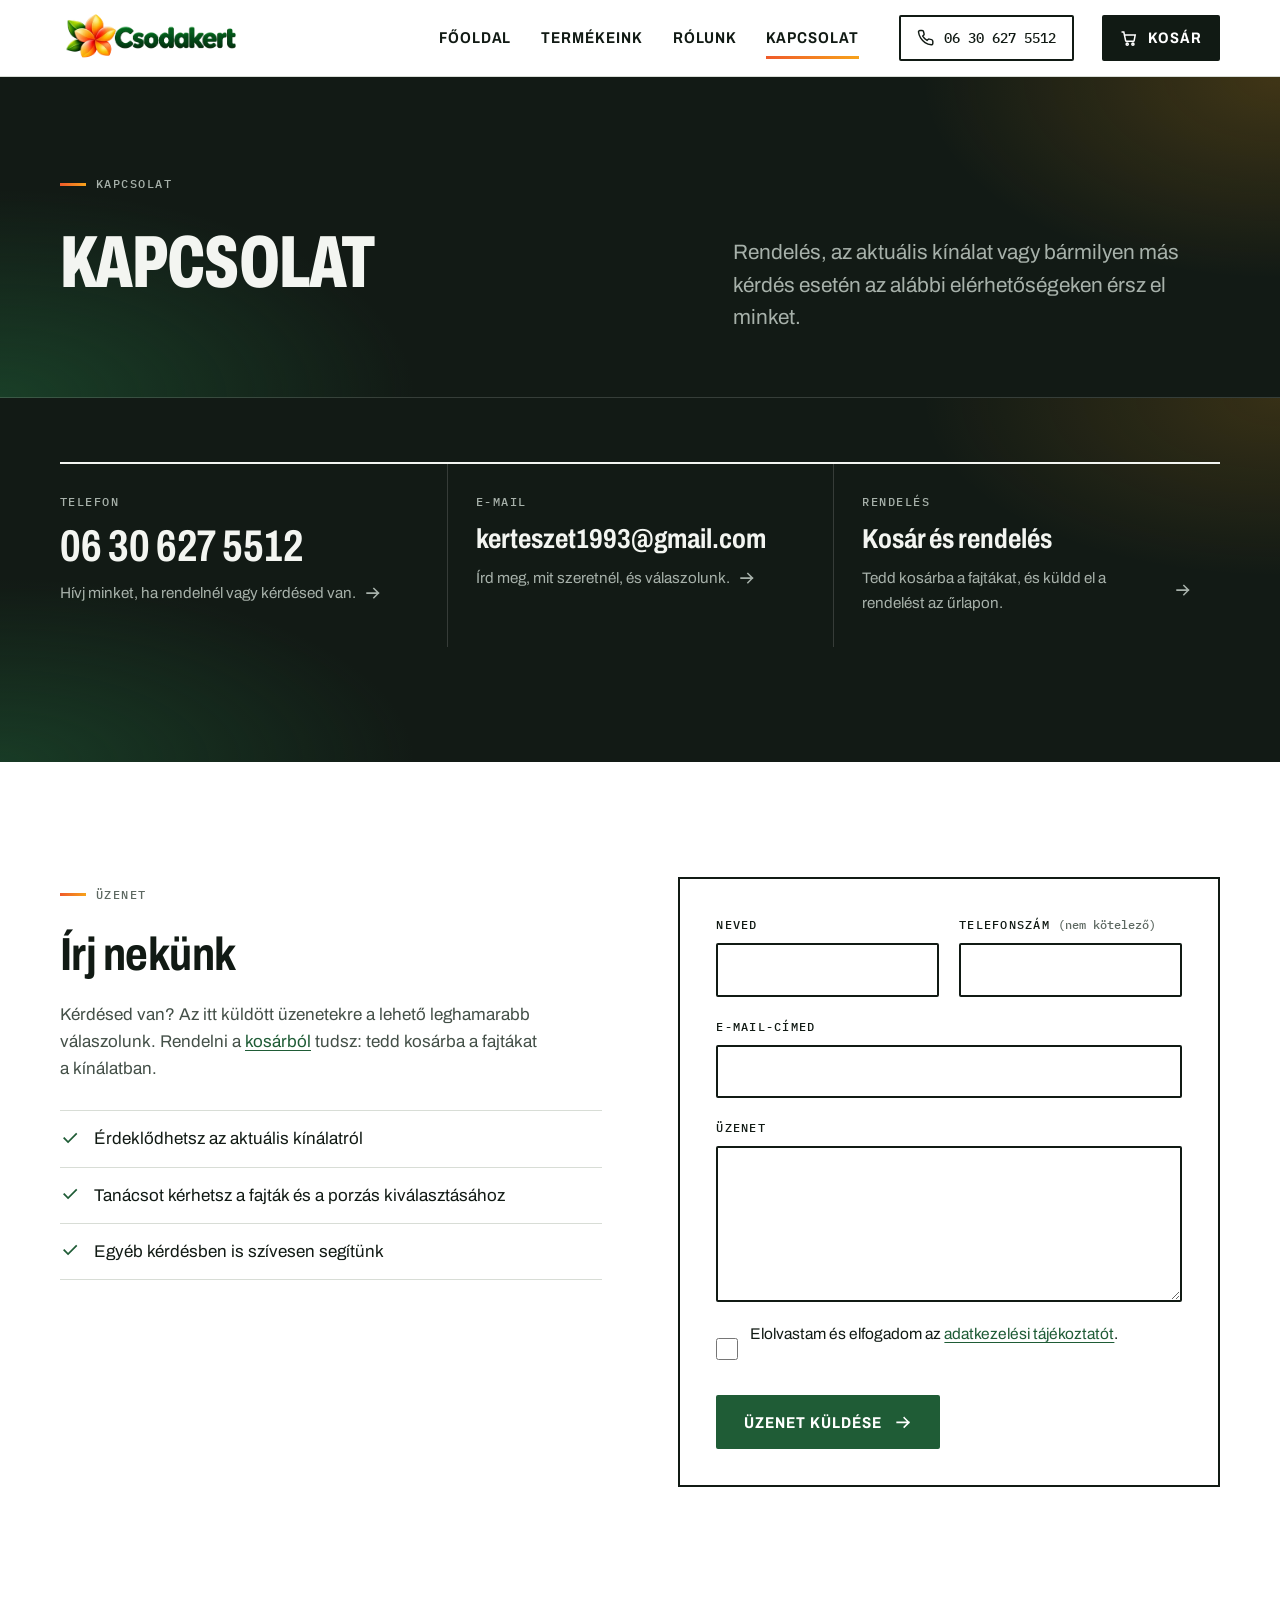
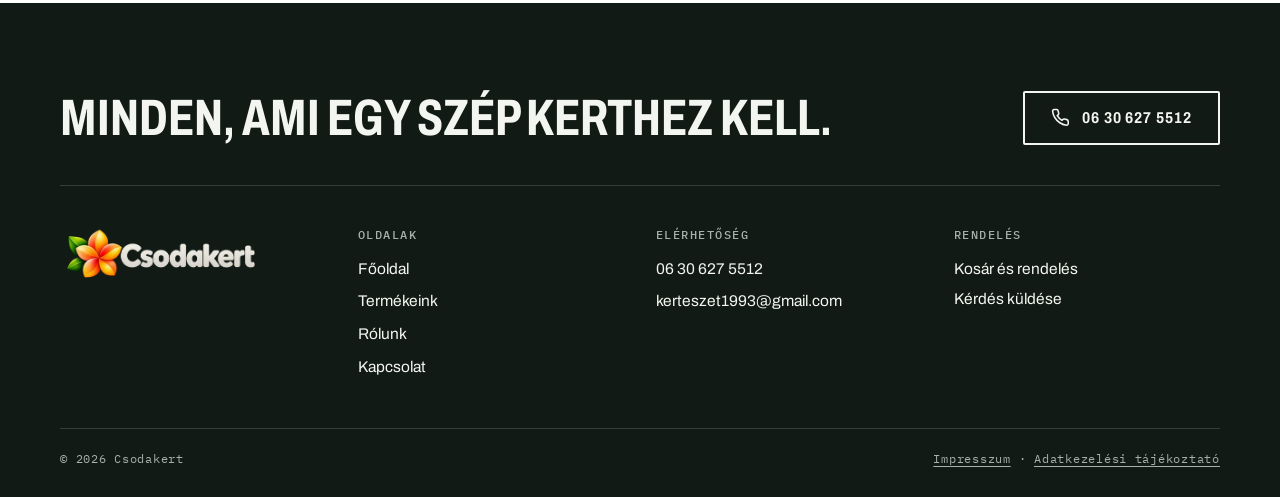
<file: kapcsolat.html>
<!DOCTYPE html>
<html lang="hu">
<head>
  <meta charset="utf-8">
  <meta name="viewport" content="width=device-width, initial-scale=1, viewport-fit=cover">
  <title>Kapcsolat – Csodakert</title>
  <meta name="description" content="Rendelés és érdeklődés telefonon, e-mailben vagy üzenetben.">
  <meta name="theme-color" content="#ffffff">
  <link rel="canonical" href="https://[Domain]/kapcsolat.html">
  <meta property="og:type" content="website">
  <meta property="og:locale" content="hu_HU">
  <meta property="og:site_name" content="Csodakert">
  <meta property="og:title" content="Kapcsolat – Csodakert">
  <meta property="og:description" content="Rendelés és érdeklődés telefonon, e-mailben vagy üzenetben.">
  <meta property="og:url" content="https://[Domain]/kapcsolat.html">
  <meta property="og:image" content="https://[Domain]/assets/img/og-image.jpg">
  <link rel="icon" href="favicon.png" type="image/png" sizes="64x64">
  <link rel="apple-touch-icon" href="apple-touch-icon.png">
  <link rel="preload" href="assets/fonts/archivo-latin-wdth-normal.woff2" as="font" type="font/woff2" crossorigin>
  <link rel="stylesheet" href="assets/css/style.css">
</head>
<body>
  <a class="skip-link" href="#tartalom">Ugrás a tartalomra</a>

  <header class="site-header">
    <div class="container header-inner">
      <a class="brand" href="index.html">
        <img src="assets/img/logo.webp" alt="Csodakert – főoldal" width="429" height="132">
      </a>
      <a class="header-call" href="tel:+36306275512">
        <svg class="icon" viewBox="0 0 24 24" aria-hidden="true" focusable="false"><path d="M22 16.9v3a2 2 0 0 1-2.2 2 19.8 19.8 0 0 1-8.6-3.1 19.5 19.5 0 0 1-6-6A19.8 19.8 0 0 1 2.1 4.2 2 2 0 0 1 4.1 2h3a2 2 0 0 1 2 1.7c.1.9.4 1.8.7 2.7a2 2 0 0 1-.5 2.1L8 9.8a16 16 0 0 0 6 6l1.3-1.3a2 2 0 0 1 2.1-.4c.9.3 1.8.6 2.7.7a2 2 0 0 1 1.7 2z"/></svg>
        <span>06&nbsp;30&nbsp;627&nbsp;5512</span>
      </a>
      <a class="header-cart" href="rendeles.html" data-cart-open aria-haspopup="dialog" aria-label="Kosár">
        <svg class="icon" viewBox="0 0 24 24" aria-hidden="true" focusable="false"><path d="M3 4h2l2.4 11.2a1 1 0 0 0 1 .8h9.2a1 1 0 0 0 1-.8L20 8H6.2"/><circle cx="9.5" cy="20" r="1.4"/><circle cx="17" cy="20" r="1.4"/></svg>
        <span class="header-cart__label">Kosár</span>
        <span class="header-cart__count" data-cart-count hidden>0</span>
      </a>
      <button class="menu-toggle" type="button" aria-controls="site-nav" aria-expanded="false" aria-label="Menü megnyitása">
        <svg class="icon icon--menu" viewBox="0 0 24 24" aria-hidden="true" focusable="false"><path d="M3 7h18M3 12h18M3 17h18"/></svg>
        <svg class="icon icon--close" viewBox="0 0 24 24" aria-hidden="true" focusable="false"><path d="M18 6 6 18M6 6l12 12"/></svg>
      </button>
      <nav id="site-nav" class="site-nav" aria-label="Főmenü">
        <ul>
          <li><a href="index.html">Főoldal</a></li>
          <li><a href="termekeink.html">Termékeink</a></li>
          <li><a href="rolunk.html">Rólunk</a></li>
          <li><a href="kapcsolat.html" aria-current="page">Kapcsolat</a></li>
        </ul>
      </nav>
    </div>
  </header>

  <main id="tartalom">
    <section class="page-hero">
      <div class="container">
        <p class="label">Kapcsolat</p>
        <div class="page-hero__grid">
          <h1>Kapcsolat</h1>
          <p class="lead">Rendelés, az aktuális kínálat vagy bármilyen más kérdés esetén az alábbi elérhetőségeken érsz el minket.</p>
        </div>
      </div>
    </section>

    <section class="section section--studio" aria-labelledby="elerhetoseg-cim">
      <div class="container">
        <h2 class="visually-hidden" id="elerhetoseg-cim">Elérhetőségek</h2>
        <ul class="contact-cards">
            <li>
              <a class="contact-card" href="tel:+36306275512">
                <span class="label label--plain">Telefon</span>
                <strong class="contact-card__big">06&nbsp;30&nbsp;627&nbsp;5512</strong>
                <span class="contact-card__hint">Hívj minket, ha rendelnél vagy kérdésed van. <svg class="icon" viewBox="0 0 24 24" aria-hidden="true" focusable="false"><path d="M4 12h15M13 6l6 6-6 6"/></svg></span>
              </a>
            </li>
            <li>
              <a class="contact-card" href="mailto:kerteszet1993@gmail.com">
                <span class="label label--plain">E-mail</span>
                <strong class="contact-card__mid">kerteszet1993@gmail.com</strong>
                <span class="contact-card__hint">Írd meg, mit szeretnél, és válaszolunk. <svg class="icon" viewBox="0 0 24 24" aria-hidden="true" focusable="false"><path d="M4 12h15M13 6l6 6-6 6"/></svg></span>
              </a>
            </li>
            <li>
              <a class="contact-card" href="rendeles.html">
                <span class="label label--plain">Rendelés</span>
                <strong class="contact-card__mid">Kosár és rendelés</strong>
                <span class="contact-card__hint">Tedd kosárba a fajtákat, és küldd el a rendelést az űrlapon. <svg class="icon" viewBox="0 0 24 24" aria-hidden="true" focusable="false"><path d="M4 12h15M13 6l6 6-6 6"/></svg></span>
              </a>
            </li>
          </ul>
      </div>
    </section>

    <section class="section" id="urlap" aria-labelledby="urlap-cim">
      <div class="container split split--top">
        <div>
          <p class="label">Üzenet</p>
          <h2 id="urlap-cim">Írj nekünk</h2>
          <p class="muted">Kérdésed van? Az itt küldött üzenetekre a&nbsp;lehető leghamarabb válaszolunk. Rendelni a&nbsp;<a href="rendeles.html">kosárból</a> tudsz: tedd kosárba a&nbsp;fajtákat a&nbsp;kínálatban.</p>
          <ul class="checklist">
            <li><svg class="icon" viewBox="0 0 24 24" aria-hidden="true" focusable="false"><path d="m5 12 4.5 4.5L19 7"/></svg> <span>Érdeklődhetsz az aktuális kínálatról</span></li>
            <li><svg class="icon" viewBox="0 0 24 24" aria-hidden="true" focusable="false"><path d="m5 12 4.5 4.5L19 7"/></svg> <span>Tanácsot kérhetsz a&nbsp;fajták és a&nbsp;porzás kiválasztásához</span></li>
            <li><svg class="icon" viewBox="0 0 24 24" aria-hidden="true" focusable="false"><path d="m5 12 4.5 4.5L19 7"/></svg> <span>Egyéb kérdésben is szívesen segítünk</span></li>
          </ul>
        </div>
        <div class="form-card">
          <!-- Küldés: EmailJS-en keresztül (beállítás: assets/js/main.js, EMAILJS; a data-emailjs választja a sablont). Ha a data-endpoint ki van töltve
               (pl. Formspree), az élvez elsőbbséget; ha egyik sincs, a látogató levelezőprogramja nyílik meg (data-mailto). -->
          <form class="form" id="contact-form" data-emailjs="contact" data-endpoint="" data-mailto="kerteszet1993@gmail.com" novalidate>
            <div class="form-row">
              <div class="field">
                <label for="name">Neved</label>
                <input id="name" name="name" type="text" autocomplete="name" required aria-describedby="name-error">
                <span class="field-error" id="name-error" aria-live="polite"></span>
              </div>
              <div class="field">
                <label for="phone">Telefonszám <span class="optional">(nem kötelező)</span></label>
                <input id="phone" name="phone" type="tel" autocomplete="tel" inputmode="tel" aria-describedby="phone-error">
                <span class="field-error" id="phone-error" aria-live="polite"></span>
              </div>
            </div>
            <div class="field">
              <label for="email">E-mail-címed</label>
              <input id="email" name="email" type="email" autocomplete="email" required aria-describedby="email-error">
              <span class="field-error" id="email-error" aria-live="polite"></span>
            </div>
            <div class="field">
              <label for="message">Üzenet</label>
              <textarea id="message" name="message" rows="5" required aria-describedby="message-error"></textarea>
              <span class="field-error" id="message-error" aria-live="polite"></span>
            </div>
            <div class="hp" aria-hidden="true">
              <label for="gotcha">Ezt a mezőt hagyd üresen</label>
              <input id="gotcha" name="_gotcha" type="text" tabindex="-1" autocomplete="off">
            </div>
            <div class="field">
              <label class="check">
                <input id="consent" type="checkbox" name="consent" required aria-describedby="consent-error">
                <span>Elolvastam és elfogadom az <a href="jogi.html#adatkezeles" target="_blank">adatkezelési tájékoztatót</a>.</span>
              </label>
              <span class="field-error" id="consent-error" aria-live="polite"></span>
            </div>
            <div class="form-status" role="status" aria-live="polite"></div>
            <div>
              <button class="btn btn--primary" type="submit">Üzenet küldése <svg class="icon icon--arrow" viewBox="0 0 24 24" aria-hidden="true" focusable="false"><path d="M4 12h15M13 6l6 6-6 6"/></svg></button>
            </div>
          </form>
        </div>
      </div>
    </section>
  </main>

  <footer class="site-footer">
    <div class="container">
      <div class="footer-top">
        <p>Minden, ami egy szép kerthez kell.</p>
        <a class="btn btn--light" href="tel:+36306275512"><svg class="icon" viewBox="0 0 24 24" aria-hidden="true" focusable="false"><path d="M22 16.9v3a2 2 0 0 1-2.2 2 19.8 19.8 0 0 1-8.6-3.1 19.5 19.5 0 0 1-6-6A19.8 19.8 0 0 1 2.1 4.2 2 2 0 0 1 4.1 2h3a2 2 0 0 1 2 1.7c.1.9.4 1.8.7 2.7a2 2 0 0 1-.5 2.1L8 9.8a16 16 0 0 0 6 6l1.3-1.3a2 2 0 0 1 2.1-.4c.9.3 1.8.6 2.7.7a2 2 0 0 1 1.7 2z"/></svg> 06&nbsp;30&nbsp;627&nbsp;5512</a>
      </div>
      <div class="footer-grid">
        <div>
          <a class="brand" href="index.html">
            <img src="assets/img/logo-light.webp" alt="Csodakert – főoldal" width="429" height="132">
          </a>
        </div>
        <div>
          <h2>Oldalak</h2>
          <ul>
            <li><a href="index.html">Főoldal</a></li>
            <li><a href="termekeink.html">Termékeink</a></li>
            <li><a href="rolunk.html">Rólunk</a></li>
            <li><a href="kapcsolat.html">Kapcsolat</a></li>
          </ul>
        </div>
        <div>
          <h2>Elérhetőség</h2>
          <ul>
            <li><a href="tel:+36306275512">06&nbsp;30&nbsp;627&nbsp;5512</a></li>
            <li><a href="mailto:kerteszet1993@gmail.com">kerteszet1993@gmail.com</a></li>
          </ul>
        </div>
        <div>
          <h2>Rendelés</h2>
          <p><a href="rendeles.html">Kosár és rendelés</a></p>
          <p><a href="kapcsolat.html#urlap">Kérdés küldése</a></p>
        </div>
      </div>
      <div class="footer-bottom">
        <p>© <span data-year>2026</span> Csodakert</p>
        <p><a href="jogi.html#impresszum">Impresszum</a> · <a href="jogi.html#adatkezeles">Adatkezelési tájékoztató</a></p>
      </div>
    </div>
  </footer>

  <dialog class="cart-dialog" id="cart-dialog" aria-labelledby="cart-title">
    <div class="cart-panel">
      <div class="cart-head">
        <h2 id="cart-title">Kosár</h2>
        <button class="dialog-close" type="button" data-cart-close aria-label="Kosár bezárása"><svg class="icon" viewBox="0 0 24 24" aria-hidden="true" focusable="false"><path d="M18 6 6 18M6 6l12 12"/></svg></button>
      </div>
      <div class="cart-body" data-cart-list></div>
      <div class="cart-foot" data-cart-filled hidden>
        <p class="cart-total"><span>Összesen</span> <strong data-cart-total>0 Ft</strong></p>
        <p class="cart-note">GLS házhozszállítás, fizetés utánvéttel. A&nbsp;rendelés elküldése után felvesszük veled a&nbsp;kapcsolatot.</p>
        <a class="btn btn--sun" href="rendeles.html">Tovább a rendeléshez <svg class="icon icon--arrow" viewBox="0 0 24 24" aria-hidden="true" focusable="false"><path d="M4 12h15M13 6l6 6-6 6"/></svg></a>
        <button class="btn btn--secondary" type="button" data-cart-close>Vásárlás folytatása</button>
      </div>
    </div>
  </dialog>
  <div class="toast" data-cart-toast role="status" aria-live="polite"></div>

  <script src="assets/js/main.js" defer></script>
  <script src="assets/js/cart.js" defer></script>
</body>
</html>
</file>
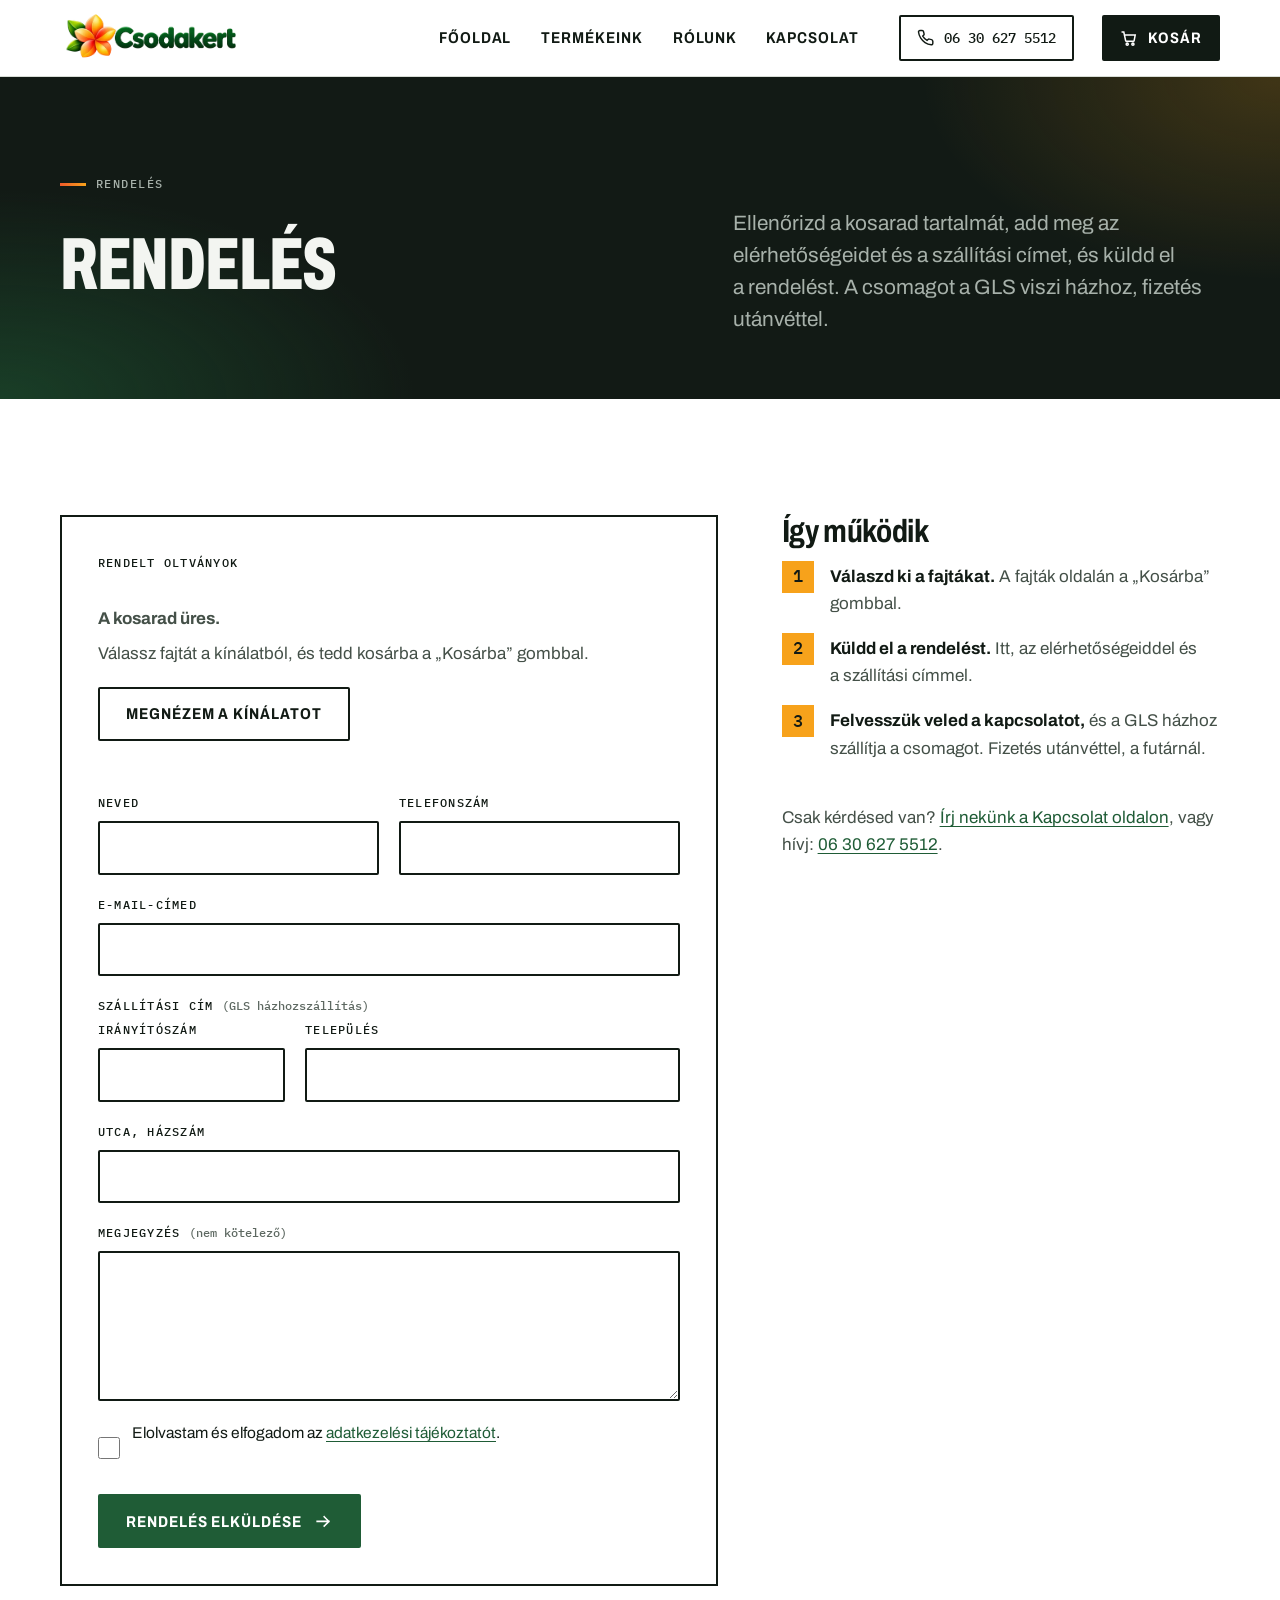
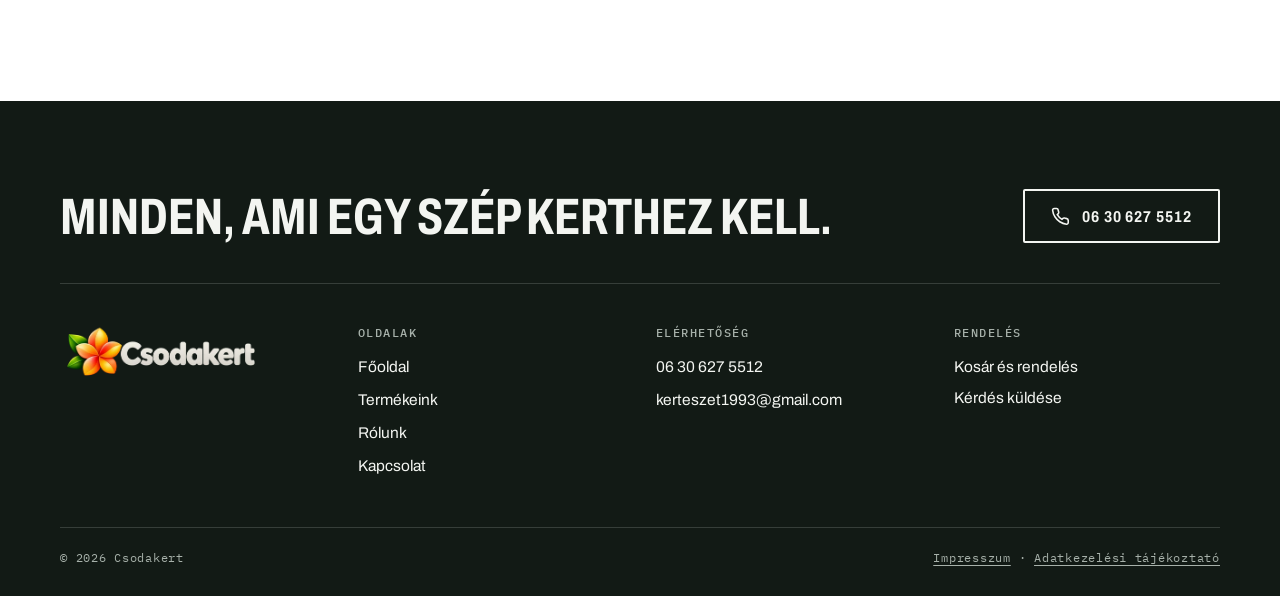
<file: rendeles.html>
<!DOCTYPE html>
<html lang="hu">
<head>
  <meta charset="utf-8">
  <meta name="viewport" content="width=device-width, initial-scale=1, viewport-fit=cover">
  <title>Rendelés – Csodakert</title>
  <meta name="description" content="A kosaradban lévő oltványok megrendelése. GLS házhozszállítás, fizetés utánvéttel.">
  <meta name="robots" content="noindex">
  <meta name="theme-color" content="#ffffff">
  <link rel="canonical" href="https://[Domain]/rendeles.html">
  <meta property="og:type" content="website">
  <meta property="og:locale" content="hu_HU">
  <meta property="og:site_name" content="Csodakert">
  <meta property="og:title" content="Rendelés – Csodakert">
  <meta property="og:description" content="A kosaradban lévő oltványok megrendelése. GLS házhozszállítás, fizetés utánvéttel.">
  <meta property="og:url" content="https://[Domain]/rendeles.html">
  <meta property="og:image" content="https://[Domain]/assets/img/og-image.jpg">
  <link rel="icon" href="favicon.png" type="image/png" sizes="64x64">
  <link rel="apple-touch-icon" href="apple-touch-icon.png">
  <link rel="preload" href="assets/fonts/archivo-latin-wdth-normal.woff2" as="font" type="font/woff2" crossorigin>
  <link rel="stylesheet" href="assets/css/style.css">
</head>
<body>
  <a class="skip-link" href="#tartalom">Ugrás a tartalomra</a>

  <header class="site-header">
    <div class="container header-inner">
      <a class="brand" href="index.html">
        <img src="assets/img/logo.webp" alt="Csodakert – főoldal" width="429" height="132">
      </a>
      <a class="header-call" href="tel:+36306275512">
        <svg class="icon" viewBox="0 0 24 24" aria-hidden="true" focusable="false"><path d="M22 16.9v3a2 2 0 0 1-2.2 2 19.8 19.8 0 0 1-8.6-3.1 19.5 19.5 0 0 1-6-6A19.8 19.8 0 0 1 2.1 4.2 2 2 0 0 1 4.1 2h3a2 2 0 0 1 2 1.7c.1.9.4 1.8.7 2.7a2 2 0 0 1-.5 2.1L8 9.8a16 16 0 0 0 6 6l1.3-1.3a2 2 0 0 1 2.1-.4c.9.3 1.8.6 2.7.7a2 2 0 0 1 1.7 2z"/></svg>
        <span>06&nbsp;30&nbsp;627&nbsp;5512</span>
      </a>
      <a class="header-cart" href="rendeles.html" data-cart-open aria-haspopup="dialog" aria-label="Kosár">
        <svg class="icon" viewBox="0 0 24 24" aria-hidden="true" focusable="false"><path d="M3 4h2l2.4 11.2a1 1 0 0 0 1 .8h9.2a1 1 0 0 0 1-.8L20 8H6.2"/><circle cx="9.5" cy="20" r="1.4"/><circle cx="17" cy="20" r="1.4"/></svg>
        <span class="header-cart__label">Kosár</span>
        <span class="header-cart__count" data-cart-count hidden>0</span>
      </a>
      <button class="menu-toggle" type="button" aria-controls="site-nav" aria-expanded="false" aria-label="Menü megnyitása">
        <svg class="icon icon--menu" viewBox="0 0 24 24" aria-hidden="true" focusable="false"><path d="M3 7h18M3 12h18M3 17h18"/></svg>
        <svg class="icon icon--close" viewBox="0 0 24 24" aria-hidden="true" focusable="false"><path d="M18 6 6 18M6 6l12 12"/></svg>
      </button>
      <nav id="site-nav" class="site-nav" aria-label="Főmenü">
        <ul>
          <li><a href="index.html">Főoldal</a></li>
          <li><a href="termekeink.html">Termékeink</a></li>
          <li><a href="rolunk.html">Rólunk</a></li>
          <li><a href="kapcsolat.html">Kapcsolat</a></li>
        </ul>
      </nav>
    </div>
  </header>

  <main id="tartalom">
    <section class="page-hero">
      <div class="container">
        <p class="label">Rendelés</p>
        <div class="page-hero__grid">
          <h1>Rendelés</h1>
          <p class="lead">Ellenőrizd a&nbsp;kosarad tartalmát, add meg az elérhetőségeidet és a&nbsp;szállítási címet, és küldd el a&nbsp;rendelést. A&nbsp;csomagot a&nbsp;GLS viszi házhoz, fizetés utánvéttel.</p>
        </div>
      </div>
    </section>

    <section class="section" aria-labelledby="rendeles-cim">
      <div class="container order-layout">
        <div class="form-card">
          <h2 class="visually-hidden" id="rendeles-cim">Rendelési űrlap</h2>
          <!-- Küldés: EmailJS-en keresztül (beállítás: assets/js/main.js, EMAILJS; a data-emailjs választja a sablont). Ha a data-endpoint ki van töltve
               (pl. Formspree), az élvez elsőbbséget; ha egyik sincs, a látogató levelezőprogramja nyílik meg (data-mailto). -->
          <form class="form" id="order-form" data-emailjs="order" data-endpoint="" data-mailto="kerteszet1993@gmail.com" novalidate>
            <fieldset class="order-items">
              <legend>Rendelt oltványok</legend>
              <div data-order-list>
                <p class="noscript">A kosár használatához JavaScript szükséges. Rendelj telefonon: <a href="tel:+36306275512">06&nbsp;30&nbsp;627&nbsp;5512</a>.</p>
              </div>
              <p class="order-total" data-cart-filled hidden><span>Összesen</span> <strong data-order-total>0 Ft</strong></p>
              <span class="field-error" id="items-error" aria-live="polite"></span>
            </fieldset>
            <div class="form-row">
              <div class="field">
                <label for="order-name">Neved</label>
                <input id="order-name" name="name" type="text" autocomplete="name" required aria-describedby="name-error">
                <span class="field-error" id="name-error" aria-live="polite"></span>
              </div>
              <div class="field">
                <label for="order-phone">Telefonszám</label>
                <input id="order-phone" name="phone" type="tel" autocomplete="tel" inputmode="tel" required aria-describedby="phone-error">
                <span class="field-error" id="phone-error" aria-live="polite"></span>
              </div>
            </div>
            <div class="field">
              <label for="order-email">E-mail-címed</label>
              <input id="order-email" name="email" type="email" autocomplete="email" required aria-describedby="email-error">
              <span class="field-error" id="email-error" aria-live="polite"></span>
            </div>
            <fieldset class="order-address">
              <legend>Szállítási cím <span class="optional">(GLS házhozszállítás)</span></legend>
              <div class="form-row form-row--zip">
                <div class="field">
                  <label for="order-zip">Irányítószám</label>
                  <input id="order-zip" name="zip" type="text" inputmode="numeric" autocomplete="postal-code" maxlength="4" required aria-describedby="zip-error">
                  <span class="field-error" id="zip-error" aria-live="polite"></span>
                </div>
                <div class="field">
                  <label for="order-city">Település</label>
                  <input id="order-city" name="city" type="text" autocomplete="address-level2" required aria-describedby="city-error">
                  <span class="field-error" id="city-error" aria-live="polite"></span>
                </div>
              </div>
              <div class="field">
                <label for="order-address">Utca, házszám</label>
                <input id="order-address" name="address" type="text" autocomplete="address-line1" required aria-describedby="address-error">
                <span class="field-error" id="address-error" aria-live="polite"></span>
              </div>
            </fieldset>
            <div class="field">
              <label for="order-note">Megjegyzés <span class="optional">(nem kötelező)</span></label>
              <textarea id="order-note" name="note" rows="4"></textarea>
            </div>
            <div class="hp" aria-hidden="true">
              <label for="order-gotcha">Ezt a mezőt hagyd üresen</label>
              <input id="order-gotcha" name="_gotcha" type="text" tabindex="-1" autocomplete="off">
            </div>
            <input type="hidden" name="rendeles" value="">
            <input type="hidden" name="_subject" value="Rendelés a weboldalról">
            <div class="field">
              <label class="check">
                <input id="order-consent" type="checkbox" name="consent" required aria-describedby="consent-error">
                <span>Elolvastam és elfogadom az <a href="jogi.html#adatkezeles" target="_blank">adatkezelési tájékoztatót</a>.</span>
              </label>
              <span class="field-error" id="consent-error" aria-live="polite"></span>
            </div>
            <div class="form-status" role="status" aria-live="polite"></div>
            <div>
              <button class="btn btn--primary" type="submit">Rendelés elküldése <svg class="icon icon--arrow" viewBox="0 0 24 24" aria-hidden="true" focusable="false"><path d="M4 12h15M13 6l6 6-6 6"/></svg></button>
            </div>
          </form>
        </div>
        <aside class="order-aside" aria-labelledby="menete-cim">
          <h2 id="menete-cim">Így működik</h2>
          <ol class="steps">
            <li><strong>Válaszd ki a&nbsp;fajtákat.</strong> A&nbsp;fajták oldalán a&nbsp;„Kosárba” gombbal.</li>
            <li><strong>Küldd el a&nbsp;rendelést.</strong> Itt, az elérhetőségeiddel és a&nbsp;szállítási címmel.</li>
            <li><strong>Felvesszük veled a&nbsp;kapcsolatot,</strong> és a&nbsp;GLS házhoz szállítja a&nbsp;csomagot. Fizetés utánvéttel, a&nbsp;futárnál.</li>
          </ol>
          <p class="muted">Csak kérdésed van? <a href="kapcsolat.html#urlap">Írj nekünk a&nbsp;Kapcsolat oldalon</a>, vagy hívj: <a href="tel:+36306275512">06&nbsp;30&nbsp;627&nbsp;5512</a>.</p>
        </aside>
      </div>
    </section>
  </main>

  <footer class="site-footer">
    <div class="container">
      <div class="footer-top">
        <p>Minden, ami egy szép kerthez kell.</p>
        <a class="btn btn--light" href="tel:+36306275512"><svg class="icon" viewBox="0 0 24 24" aria-hidden="true" focusable="false"><path d="M22 16.9v3a2 2 0 0 1-2.2 2 19.8 19.8 0 0 1-8.6-3.1 19.5 19.5 0 0 1-6-6A19.8 19.8 0 0 1 2.1 4.2 2 2 0 0 1 4.1 2h3a2 2 0 0 1 2 1.7c.1.9.4 1.8.7 2.7a2 2 0 0 1-.5 2.1L8 9.8a16 16 0 0 0 6 6l1.3-1.3a2 2 0 0 1 2.1-.4c.9.3 1.8.6 2.7.7a2 2 0 0 1 1.7 2z"/></svg> 06&nbsp;30&nbsp;627&nbsp;5512</a>
      </div>
      <div class="footer-grid">
        <div>
          <a class="brand" href="index.html">
            <img src="assets/img/logo-light.webp" alt="Csodakert – főoldal" width="429" height="132">
          </a>
        </div>
        <div>
          <h2>Oldalak</h2>
          <ul>
            <li><a href="index.html">Főoldal</a></li>
            <li><a href="termekeink.html">Termékeink</a></li>
            <li><a href="rolunk.html">Rólunk</a></li>
            <li><a href="kapcsolat.html">Kapcsolat</a></li>
          </ul>
        </div>
        <div>
          <h2>Elérhetőség</h2>
          <ul>
            <li><a href="tel:+36306275512">06&nbsp;30&nbsp;627&nbsp;5512</a></li>
            <li><a href="mailto:kerteszet1993@gmail.com">kerteszet1993@gmail.com</a></li>
          </ul>
        </div>
        <div>
          <h2>Rendelés</h2>
          <p><a href="rendeles.html">Kosár és rendelés</a></p>
          <p><a href="kapcsolat.html#urlap">Kérdés küldése</a></p>
        </div>
      </div>
      <div class="footer-bottom">
        <p>© <span data-year>2026</span> Csodakert</p>
        <p><a href="jogi.html#impresszum">Impresszum</a> · <a href="jogi.html#adatkezeles">Adatkezelési tájékoztató</a></p>
      </div>
    </div>
  </footer>

  <dialog class="cart-dialog" id="cart-dialog" aria-labelledby="cart-title">
    <div class="cart-panel">
      <div class="cart-head">
        <h2 id="cart-title">Kosár</h2>
        <button class="dialog-close" type="button" data-cart-close aria-label="Kosár bezárása"><svg class="icon" viewBox="0 0 24 24" aria-hidden="true" focusable="false"><path d="M18 6 6 18M6 6l12 12"/></svg></button>
      </div>
      <div class="cart-body" data-cart-list></div>
      <div class="cart-foot" data-cart-filled hidden>
        <p class="cart-total"><span>Összesen</span> <strong data-cart-total>0 Ft</strong></p>
        <p class="cart-note">GLS házhozszállítás, fizetés utánvéttel. A&nbsp;rendelés elküldése után felvesszük veled a&nbsp;kapcsolatot.</p>
        <a class="btn btn--sun" href="rendeles.html">Tovább a rendeléshez <svg class="icon icon--arrow" viewBox="0 0 24 24" aria-hidden="true" focusable="false"><path d="M4 12h15M13 6l6 6-6 6"/></svg></a>
        <button class="btn btn--secondary" type="button" data-cart-close>Vásárlás folytatása</button>
      </div>
    </div>
  </dialog>
  <div class="toast" data-cart-toast role="status" aria-live="polite"></div>

  <script src="assets/js/products.js" defer></script>
  <script src="assets/js/shop.js" defer></script>
  <script src="assets/js/main.js" defer></script>
  <script src="assets/js/cart.js" defer></script>
</body>
</html>
</file>
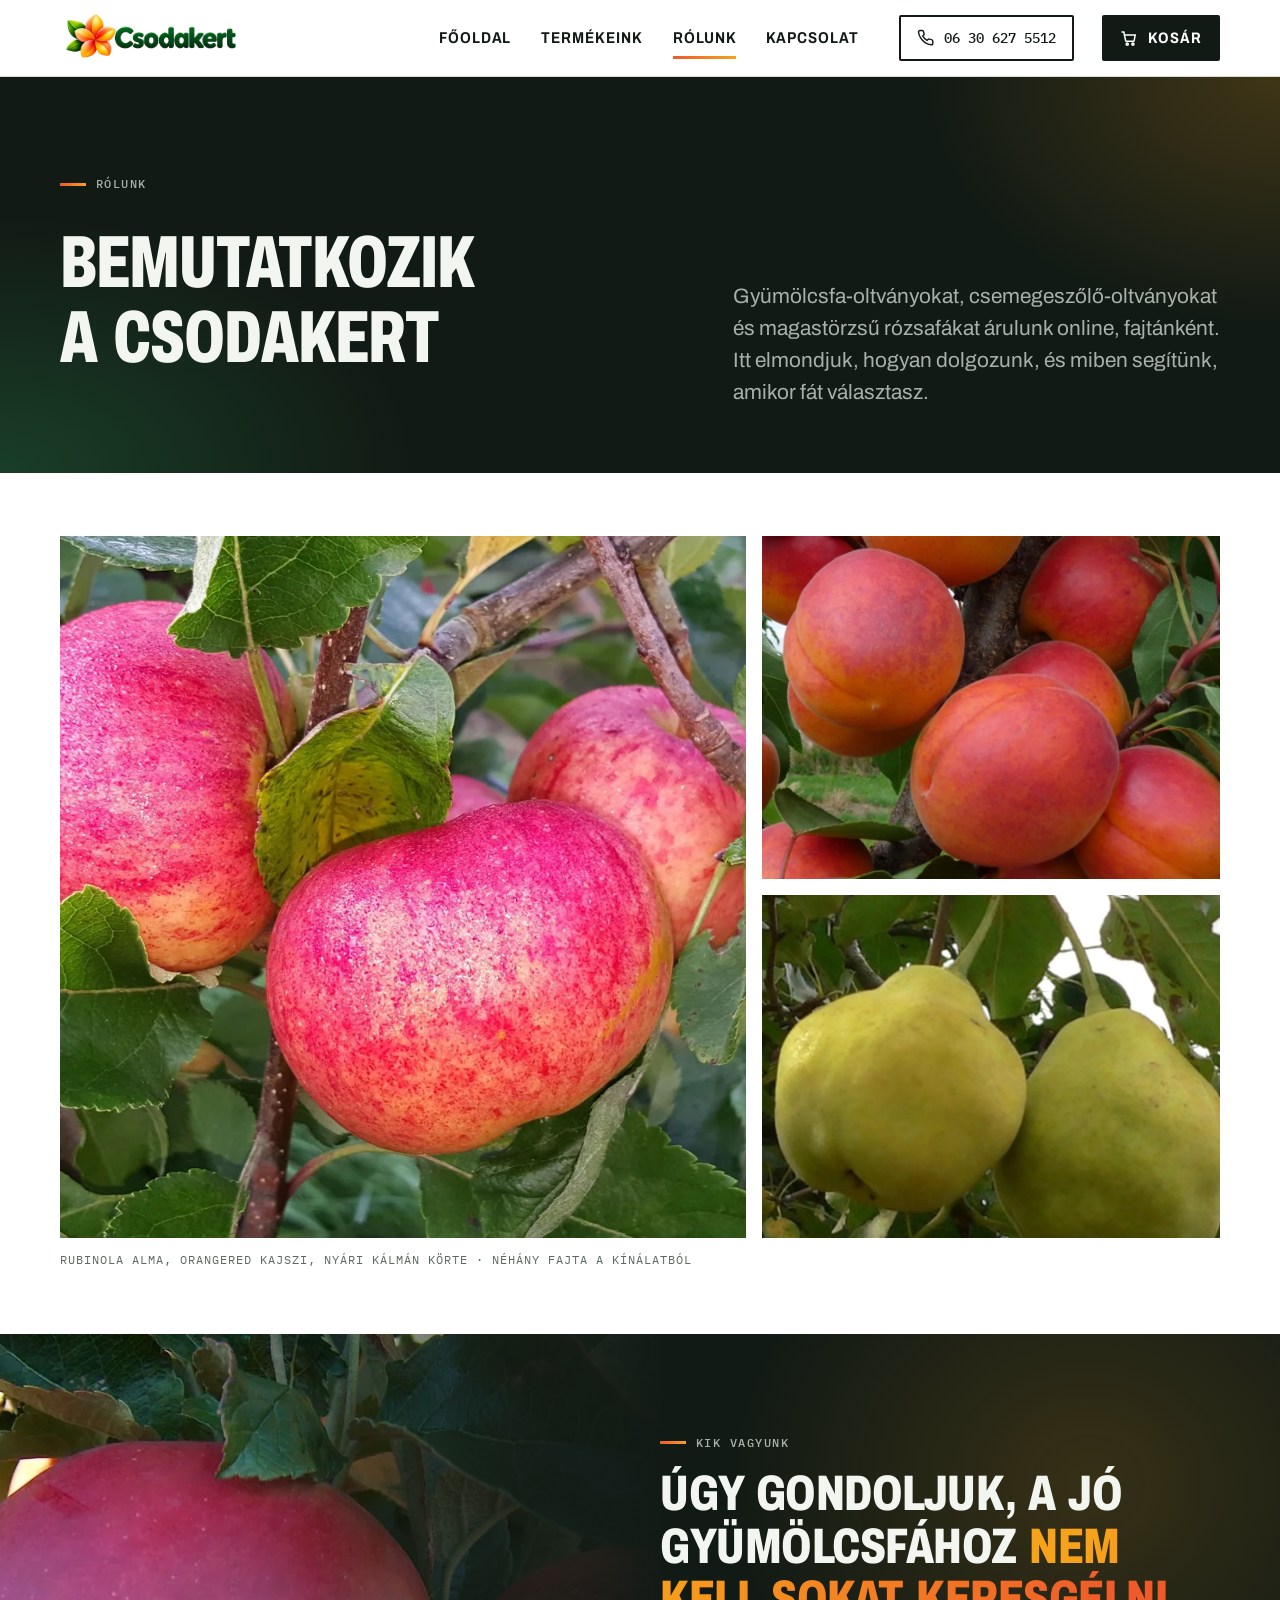
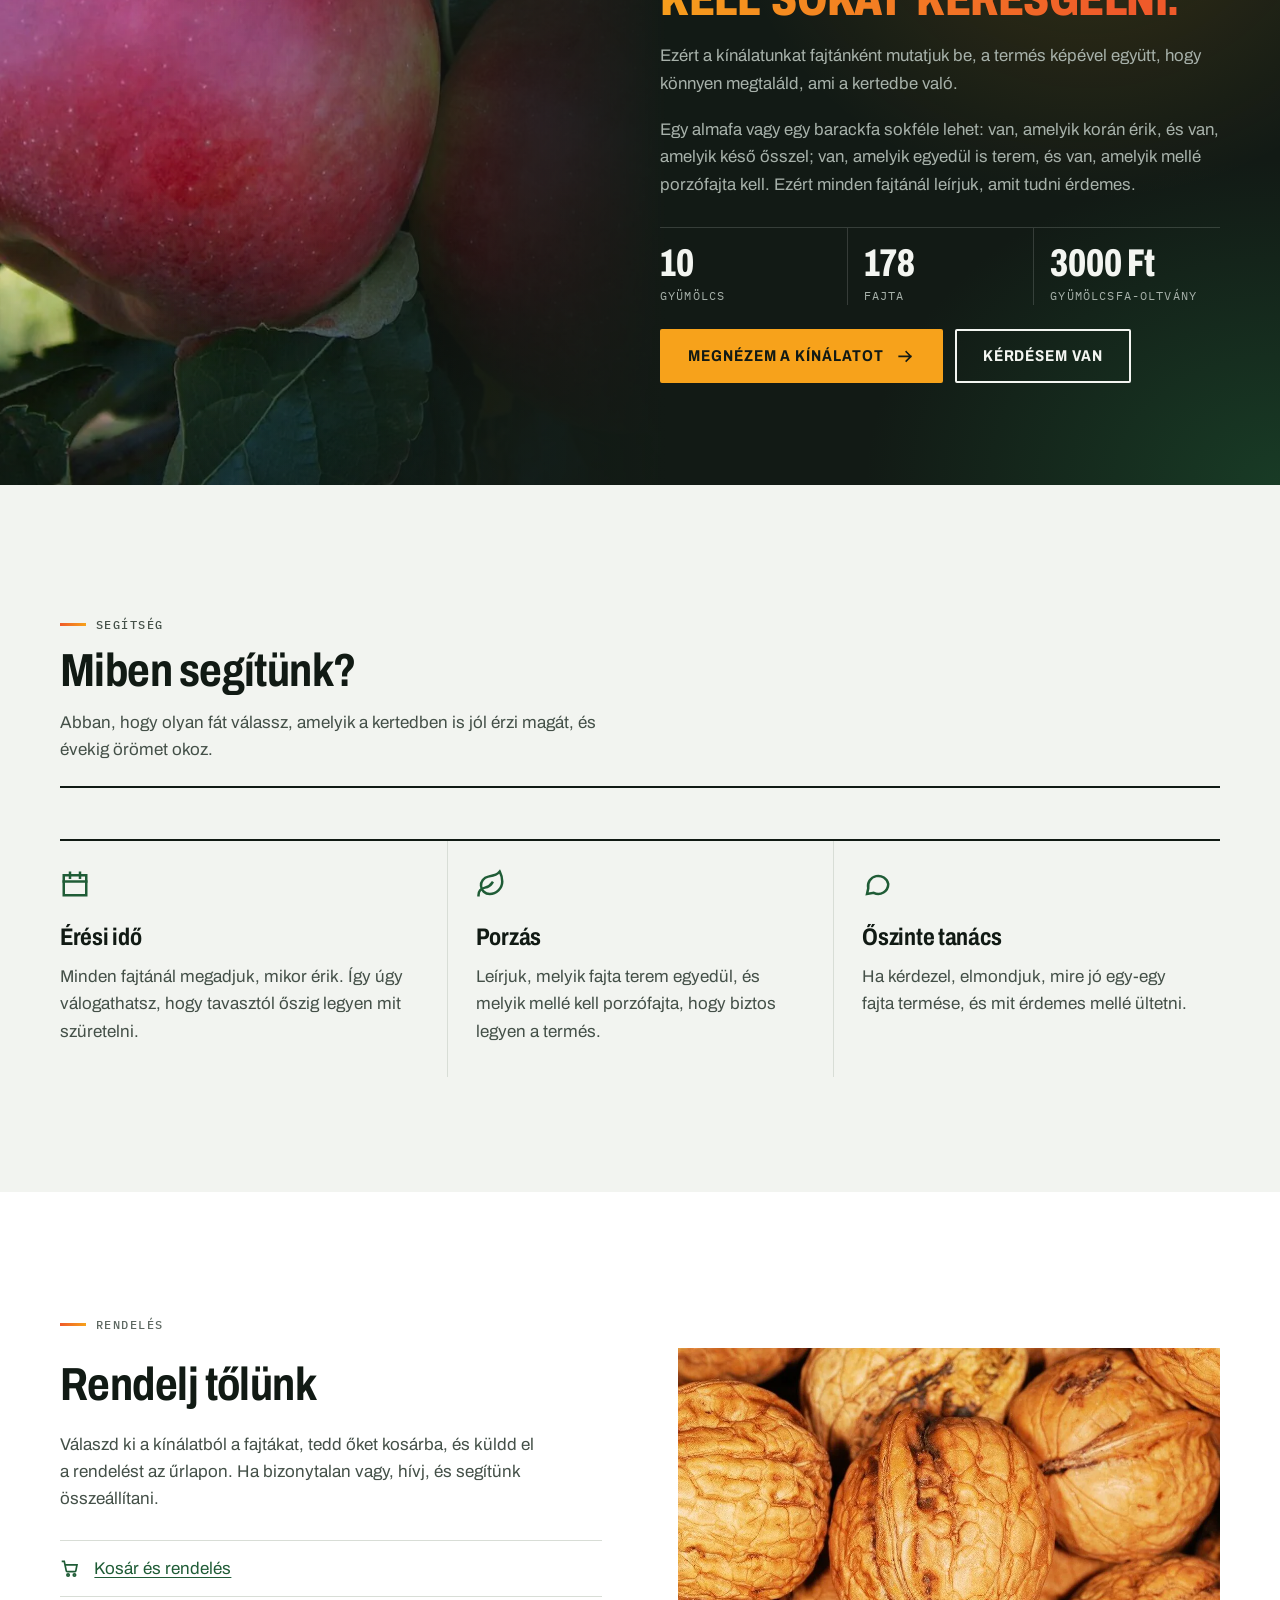
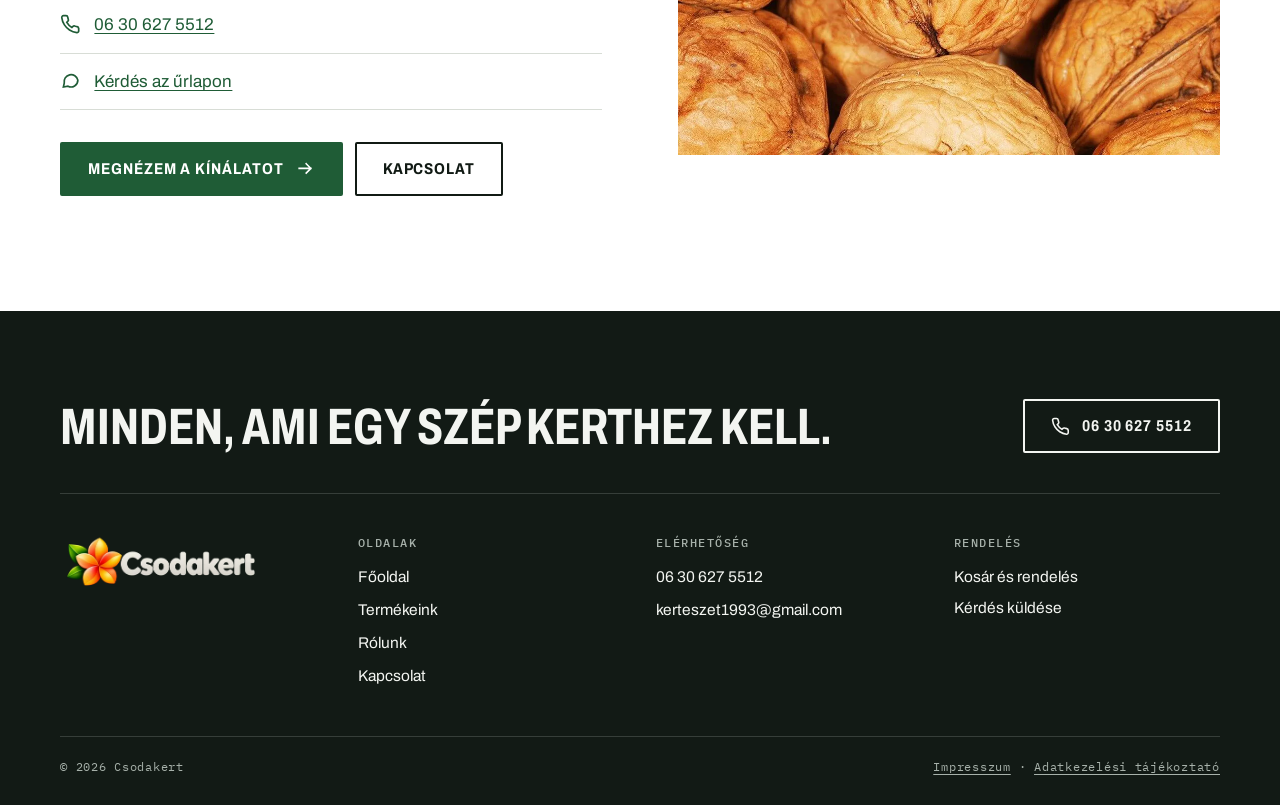
<file: rolunk.html>
<!DOCTYPE html>
<html lang="hu">
<head>
  <meta charset="utf-8">
  <meta name="viewport" content="width=device-width, initial-scale=1, viewport-fit=cover">
  <title>Rólunk – Csodakert</title>
  <meta name="description" content="Ismerd meg a Csodakertet: gyümölcsfa-oltványok, csemegeszőlők és rózsafák, és hogyan segítünk választani.">
  <meta name="theme-color" content="#ffffff">
  <link rel="canonical" href="https://[Domain]/rolunk.html">
  <meta property="og:type" content="website">
  <meta property="og:locale" content="hu_HU">
  <meta property="og:site_name" content="Csodakert">
  <meta property="og:title" content="Rólunk – Csodakert">
  <meta property="og:description" content="Ismerd meg a Csodakertet: gyümölcsfa-oltványok, csemegeszőlők és rózsafák, és hogyan segítünk választani.">
  <meta property="og:url" content="https://[Domain]/rolunk.html">
  <meta property="og:image" content="https://[Domain]/assets/img/og-image.jpg">
  <link rel="icon" href="favicon.png" type="image/png" sizes="64x64">
  <link rel="apple-touch-icon" href="apple-touch-icon.png">
  <link rel="preload" href="assets/fonts/archivo-latin-wdth-normal.woff2" as="font" type="font/woff2" crossorigin>
  <link rel="stylesheet" href="assets/css/style.css">
</head>
<body>
  <a class="skip-link" href="#tartalom">Ugrás a tartalomra</a>

  <header class="site-header">
    <div class="container header-inner">
      <a class="brand" href="index.html">
        <img src="assets/img/logo.webp" alt="Csodakert – főoldal" width="429" height="132">
      </a>
      <a class="header-call" href="tel:+36306275512">
        <svg class="icon" viewBox="0 0 24 24" aria-hidden="true" focusable="false"><path d="M22 16.9v3a2 2 0 0 1-2.2 2 19.8 19.8 0 0 1-8.6-3.1 19.5 19.5 0 0 1-6-6A19.8 19.8 0 0 1 2.1 4.2 2 2 0 0 1 4.1 2h3a2 2 0 0 1 2 1.7c.1.9.4 1.8.7 2.7a2 2 0 0 1-.5 2.1L8 9.8a16 16 0 0 0 6 6l1.3-1.3a2 2 0 0 1 2.1-.4c.9.3 1.8.6 2.7.7a2 2 0 0 1 1.7 2z"/></svg>
        <span>06&nbsp;30&nbsp;627&nbsp;5512</span>
      </a>
      <a class="header-cart" href="rendeles.html" data-cart-open aria-haspopup="dialog" aria-label="Kosár">
        <svg class="icon" viewBox="0 0 24 24" aria-hidden="true" focusable="false"><path d="M3 4h2l2.4 11.2a1 1 0 0 0 1 .8h9.2a1 1 0 0 0 1-.8L20 8H6.2"/><circle cx="9.5" cy="20" r="1.4"/><circle cx="17" cy="20" r="1.4"/></svg>
        <span class="header-cart__label">Kosár</span>
        <span class="header-cart__count" data-cart-count hidden>0</span>
      </a>
      <button class="menu-toggle" type="button" aria-controls="site-nav" aria-expanded="false" aria-label="Menü megnyitása">
        <svg class="icon icon--menu" viewBox="0 0 24 24" aria-hidden="true" focusable="false"><path d="M3 7h18M3 12h18M3 17h18"/></svg>
        <svg class="icon icon--close" viewBox="0 0 24 24" aria-hidden="true" focusable="false"><path d="M18 6 6 18M6 6l12 12"/></svg>
      </button>
      <nav id="site-nav" class="site-nav" aria-label="Főmenü">
        <ul>
          <li><a href="index.html">Főoldal</a></li>
          <li><a href="termekeink.html">Termékeink</a></li>
          <li><a href="rolunk.html" aria-current="page">Rólunk</a></li>
          <li><a href="kapcsolat.html">Kapcsolat</a></li>
        </ul>
      </nav>
    </div>
  </header>

  <main id="tartalom">
    <section class="page-hero">
      <div class="container">
        <p class="label">Rólunk</p>
        <div class="page-hero__grid">
          <h1>Bemutatkozik a&nbsp;Csodakert</h1>
          <p class="lead">Gyümölcsfa-oltványokat, csemegeszőlő-oltványokat és magastörzsű rózsafákat árulunk online, fajtánként. Itt elmondjuk, hogyan dolgozunk, és miben segítünk, amikor fát választasz.</p>
        </div>
      </div>
    </section>

    <section class="section section--tight" aria-label="Gyümölcsök a kínálatból">
      <div class="container">
        <!-- Ha lesznek saját fotók (rólatok, a válogatásról, a csomagolásról), ezek helyére kerüljenek. -->
        <div class="gallery">
          <figure>
            <img src="assets/img/varieties/alma-rubinola.webp" alt="Rubinola alma az ágon" width="1200" height="900" loading="lazy">
          </figure>
          <figure>
            <img src="assets/img/varieties/sargabarack-orangered.webp" alt="Orangered kajszibarack az ágon" width="1024" height="768" loading="lazy">
          </figure>
          <figure>
            <img src="assets/img/varieties/korte-nyari-kalman.webp" alt="Nyári Kálmán körték az ágon" width="1200" height="900" loading="lazy">
          </figure>
        </div>
        <p class="gallery-caption">Rubinola alma, Orangered kajszi, Nyári Kálmán körte · néhány fajta a&nbsp;kínálatból</p>
      </div>
    </section>

    <section class="about-band" aria-labelledby="tortenet-cim">
      <div class="about-band__media">
        <img src="assets/img/varieties/alma-idared.webp" alt="Idared alma az ágon" width="1195" height="896" loading="lazy">
      </div>
      <div class="container about-band__inner">
        <!-- Általános bemutatkozás. Ha lesz konkrét, valós információ (ki, mióta, honnan), ide kerüljön. Kitalált múlt, díj, minősítés vagy beszállító ne szerepeljen. -->
        <div class="about-band__text">
          <h2 id="tortenet-cim" class="label">Kik vagyunk</h2>
          <p class="about-band__big">Úgy gondoljuk, a&nbsp;jó gyümölcsfához <span class="accent">nem kell sokat keresgélni.</span></p>
          <p>Ezért a&nbsp;kínálatunkat fajtánként mutatjuk be, a&nbsp;termés képével együtt, hogy könnyen megtaláld, ami a&nbsp;kertedbe való.</p>
          <p>Egy almafa vagy egy barackfa sokféle lehet: van, amelyik korán érik, és van, amelyik késő ősszel; van, amelyik egyedül is terem, és van, amelyik mellé porzófajta kell. Ezért minden fajtánál leírjuk, amit tudni érdemes.</p>
          <dl class="about-stats">
            <div><dt>gyümölcs</dt><dd data-stat="fruits">10</dd></div>
            <div><dt>fajta</dt><dd data-stat="varieties">178</dd></div>
            <div><dt>gyümölcsfa-oltvány</dt><dd>3000&nbsp;Ft</dd></div>
          </dl>
          <div class="btn-row">
            <a class="btn btn--sun" href="termekeink.html">Megnézem a kínálatot <svg class="icon icon--arrow" viewBox="0 0 24 24" aria-hidden="true" focusable="false"><path d="M4 12h15M13 6l6 6-6 6"/></svg></a>
            <a class="btn btn--light" href="kapcsolat.html#urlap">Kérdésem van</a>
          </div>
        </div>
      </div>
    </section>

    <section class="section section--soft" aria-labelledby="szempontok-cim">
      <div class="container">
        <div class="section-head">
          <div>
            <p class="label">Segítség</p>
            <h2 id="szempontok-cim">Miben segítünk?</h2>
            <p>Abban, hogy olyan fát válassz, amelyik a&nbsp;kertedben is jól érzi magát, és évekig örömet okoz.</p>
          </div>
        </div>
        <!-- Javasolt szöveg – igazítsd a valós gyakorlatotokhoz. -->
        <ul class="value-grid">
          <li>
            <svg class="icon" viewBox="0 0 24 24" aria-hidden="true" focusable="false"><rect x="3" y="5" width="18" height="16"/><path d="M3 10h18M8 3v4M16 3v4"/></svg>
            <h3>Érési idő</h3>
            <p>Minden fajtánál megadjuk, mikor érik. Így úgy válogathatsz, hogy tavasztól őszig legyen mit szüretelni.</p>
          </li>
          <li>
            <svg class="icon" viewBox="0 0 24 24" aria-hidden="true" focusable="false"><path d="M11 20A7 7 0 0 1 9.8 6.1C15.5 5 17 4.5 19 2c1 2 2 4.2 2 8 0 5.5-4.8 10-10 10Z"/><path d="M2 21c0-3 1.9-5.4 5.2-6.1 2.4-.5 4.4-1.6 5.8-3.9"/></svg>
            <h3>Porzás</h3>
            <p>Leírjuk, melyik fajta terem egyedül, és melyik mellé kell porzófajta, hogy biztos legyen a&nbsp;termés.</p>
          </li>
          <li>
            <svg class="icon" viewBox="0 0 24 24" aria-hidden="true" focusable="false"><path d="M21 12a8 8 0 0 1-11.6 7.1L4 20l1-4.6A8 8 0 1 1 21 12z"/></svg>
            <h3>Őszinte tanács</h3>
            <p>Ha kérdezel, elmondjuk, mire jó egy-egy fajta termése, és mit érdemes mellé ültetni.</p>
          </li>
        </ul>
      </div>
    </section>

    <section class="section" aria-labelledby="latogass-cim">
      <div class="container split split--reverse">
        <figure class="split-media">
          <img src="assets/img/varieties/dio-pedro.webp" alt="Pedro dió héjában" width="1067" height="800" loading="lazy">
        </figure>
        <div>
          <p class="label">Rendelés</p>
          <h2 id="latogass-cim">Rendelj tőlünk</h2>
          <p class="muted">Válaszd ki a&nbsp;kínálatból a&nbsp;fajtákat, tedd őket kosárba, és küldd el a&nbsp;rendelést az űrlapon. Ha bizonytalan vagy, hívj, és segítünk összeállítani.</p>
          <ul class="checklist">
            <li><svg class="icon" viewBox="0 0 24 24" aria-hidden="true" focusable="false"><path d="M3 4h2l2.4 11.2a1 1 0 0 0 1 .8h9.2a1 1 0 0 0 1-.8L20 8H6.2"/><circle cx="9.5" cy="20" r="1.4"/><circle cx="17" cy="20" r="1.4"/></svg> <a href="rendeles.html">Kosár és rendelés</a></li>
            <li><svg class="icon" viewBox="0 0 24 24" aria-hidden="true" focusable="false"><path d="M22 16.9v3a2 2 0 0 1-2.2 2 19.8 19.8 0 0 1-8.6-3.1 19.5 19.5 0 0 1-6-6A19.8 19.8 0 0 1 2.1 4.2 2 2 0 0 1 4.1 2h3a2 2 0 0 1 2 1.7c.1.9.4 1.8.7 2.7a2 2 0 0 1-.5 2.1L8 9.8a16 16 0 0 0 6 6l1.3-1.3a2 2 0 0 1 2.1-.4c.9.3 1.8.6 2.7.7a2 2 0 0 1 1.7 2z"/></svg> <a href="tel:+36306275512">06&nbsp;30&nbsp;627&nbsp;5512</a></li>
            <li><svg class="icon" viewBox="0 0 24 24" aria-hidden="true" focusable="false"><path d="M21 12a8 8 0 0 1-11.6 7.1L4 20l1-4.6A8 8 0 1 1 21 12z"/></svg> <a href="kapcsolat.html#urlap">Kérdés az űrlapon</a></li>
          </ul>
          <div class="btn-row">
            <a class="btn btn--primary" href="termekeink.html">Megnézem a kínálatot <svg class="icon icon--arrow" viewBox="0 0 24 24" aria-hidden="true" focusable="false"><path d="M4 12h15M13 6l6 6-6 6"/></svg></a>
            <a class="btn btn--secondary" href="kapcsolat.html">Kapcsolat</a>
          </div>
        </div>
      </div>
    </section>
  </main>

  <footer class="site-footer">
    <div class="container">
      <div class="footer-top">
        <p>Minden, ami egy szép kerthez kell.</p>
        <a class="btn btn--light" href="tel:+36306275512"><svg class="icon" viewBox="0 0 24 24" aria-hidden="true" focusable="false"><path d="M22 16.9v3a2 2 0 0 1-2.2 2 19.8 19.8 0 0 1-8.6-3.1 19.5 19.5 0 0 1-6-6A19.8 19.8 0 0 1 2.1 4.2 2 2 0 0 1 4.1 2h3a2 2 0 0 1 2 1.7c.1.9.4 1.8.7 2.7a2 2 0 0 1-.5 2.1L8 9.8a16 16 0 0 0 6 6l1.3-1.3a2 2 0 0 1 2.1-.4c.9.3 1.8.6 2.7.7a2 2 0 0 1 1.7 2z"/></svg> 06&nbsp;30&nbsp;627&nbsp;5512</a>
      </div>
      <div class="footer-grid">
        <div>
          <a class="brand" href="index.html">
            <img src="assets/img/logo-light.webp" alt="Csodakert – főoldal" width="429" height="132">
          </a>
        </div>
        <div>
          <h2>Oldalak</h2>
          <ul>
            <li><a href="index.html">Főoldal</a></li>
            <li><a href="termekeink.html">Termékeink</a></li>
            <li><a href="rolunk.html">Rólunk</a></li>
            <li><a href="kapcsolat.html">Kapcsolat</a></li>
          </ul>
        </div>
        <div>
          <h2>Elérhetőség</h2>
          <ul>
            <li><a href="tel:+36306275512">06&nbsp;30&nbsp;627&nbsp;5512</a></li>
            <li><a href="mailto:kerteszet1993@gmail.com">kerteszet1993@gmail.com</a></li>
          </ul>
        </div>
        <div>
          <h2>Rendelés</h2>
          <p><a href="rendeles.html">Kosár és rendelés</a></p>
          <p><a href="kapcsolat.html#urlap">Kérdés küldése</a></p>
        </div>
      </div>
      <div class="footer-bottom">
        <p>© <span data-year>2026</span> Csodakert</p>
        <p><a href="jogi.html#impresszum">Impresszum</a> · <a href="jogi.html#adatkezeles">Adatkezelési tájékoztató</a></p>
      </div>
    </div>
  </footer>

  <dialog class="cart-dialog" id="cart-dialog" aria-labelledby="cart-title">
    <div class="cart-panel">
      <div class="cart-head">
        <h2 id="cart-title">Kosár</h2>
        <button class="dialog-close" type="button" data-cart-close aria-label="Kosár bezárása"><svg class="icon" viewBox="0 0 24 24" aria-hidden="true" focusable="false"><path d="M18 6 6 18M6 6l12 12"/></svg></button>
      </div>
      <div class="cart-body" data-cart-list></div>
      <div class="cart-foot" data-cart-filled hidden>
        <p class="cart-total"><span>Összesen</span> <strong data-cart-total>0 Ft</strong></p>
        <p class="cart-note">GLS házhozszállítás, fizetés utánvéttel. A&nbsp;rendelés elküldése után felvesszük veled a&nbsp;kapcsolatot.</p>
        <a class="btn btn--sun" href="rendeles.html">Tovább a rendeléshez <svg class="icon icon--arrow" viewBox="0 0 24 24" aria-hidden="true" focusable="false"><path d="M4 12h15M13 6l6 6-6 6"/></svg></a>
        <button class="btn btn--secondary" type="button" data-cart-close>Vásárlás folytatása</button>
      </div>
    </div>
  </dialog>
  <div class="toast" data-cart-toast role="status" aria-live="polite"></div>

  <script src="assets/js/products.js" defer></script>
  <script src="assets/js/shop.js" defer></script>
  <script src="assets/js/main.js" defer></script>
  <script src="assets/js/cart.js" defer></script>
</body>
</html>
</file>
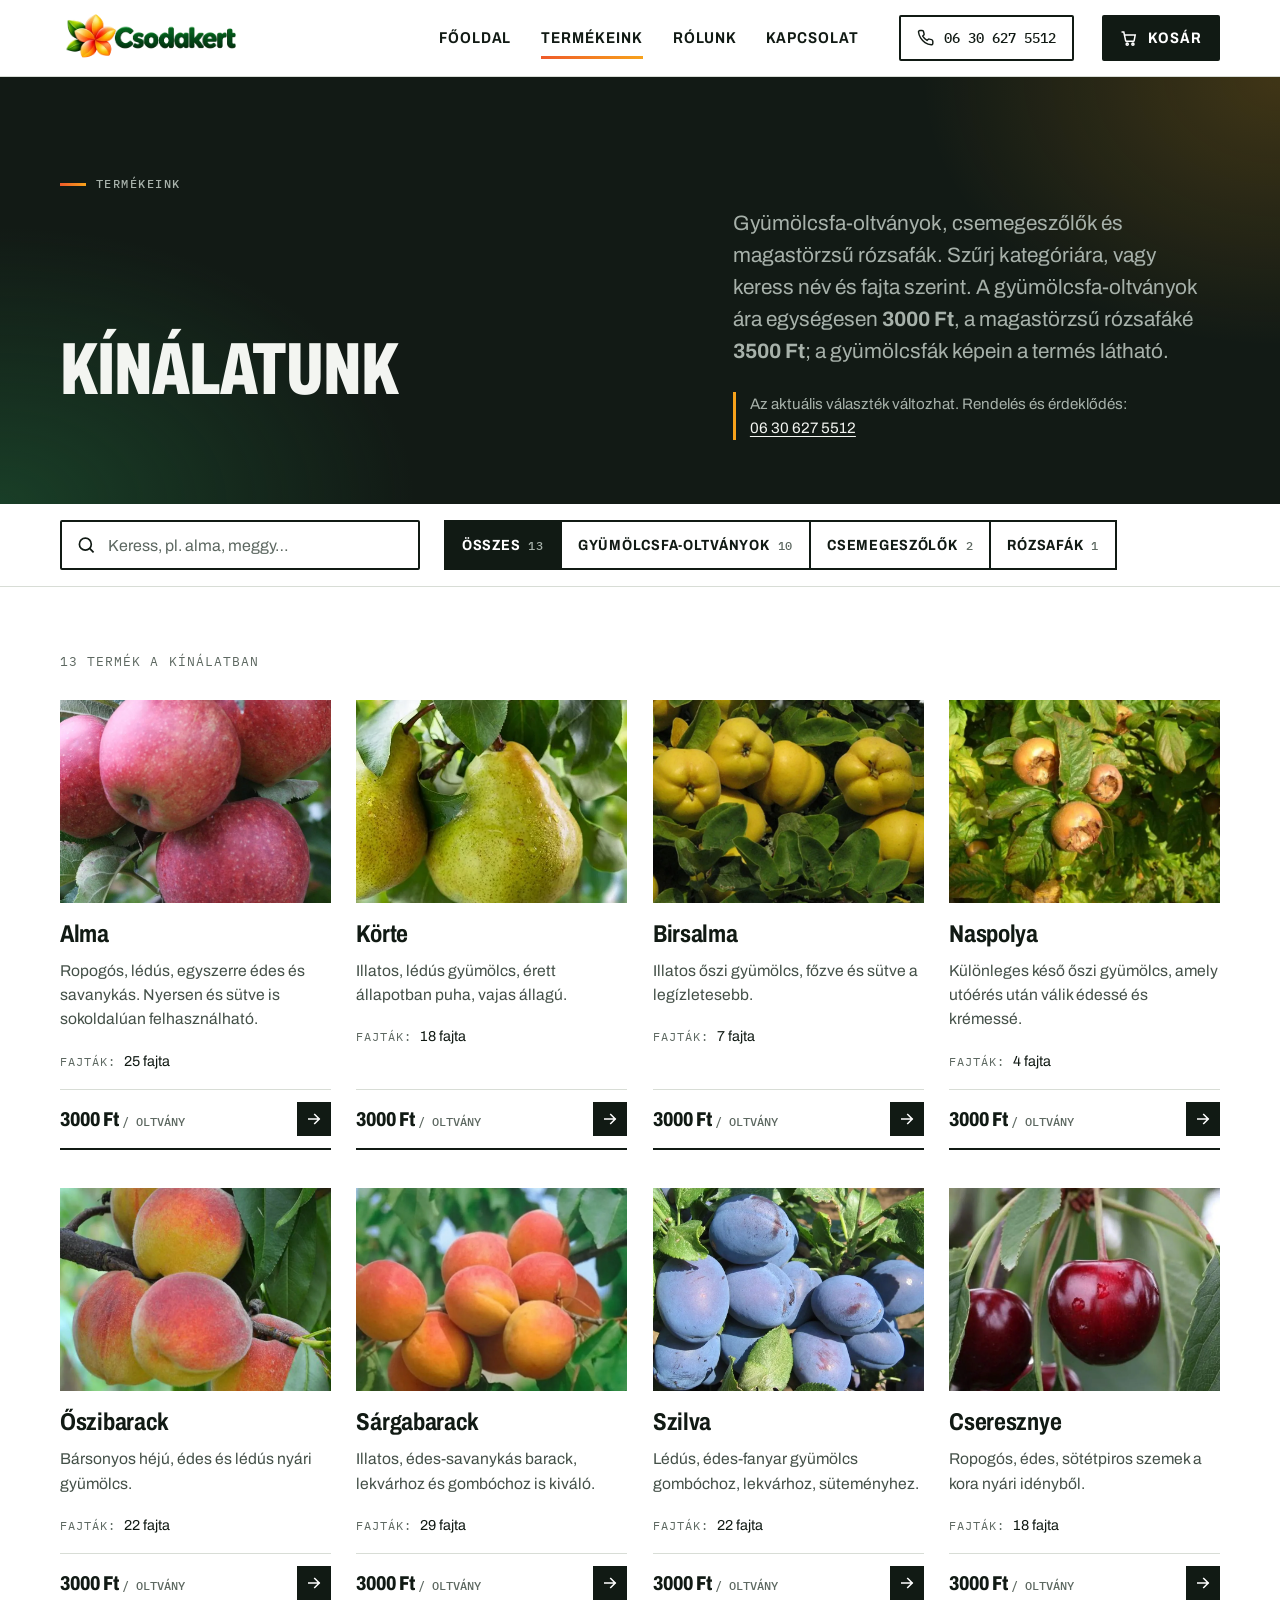
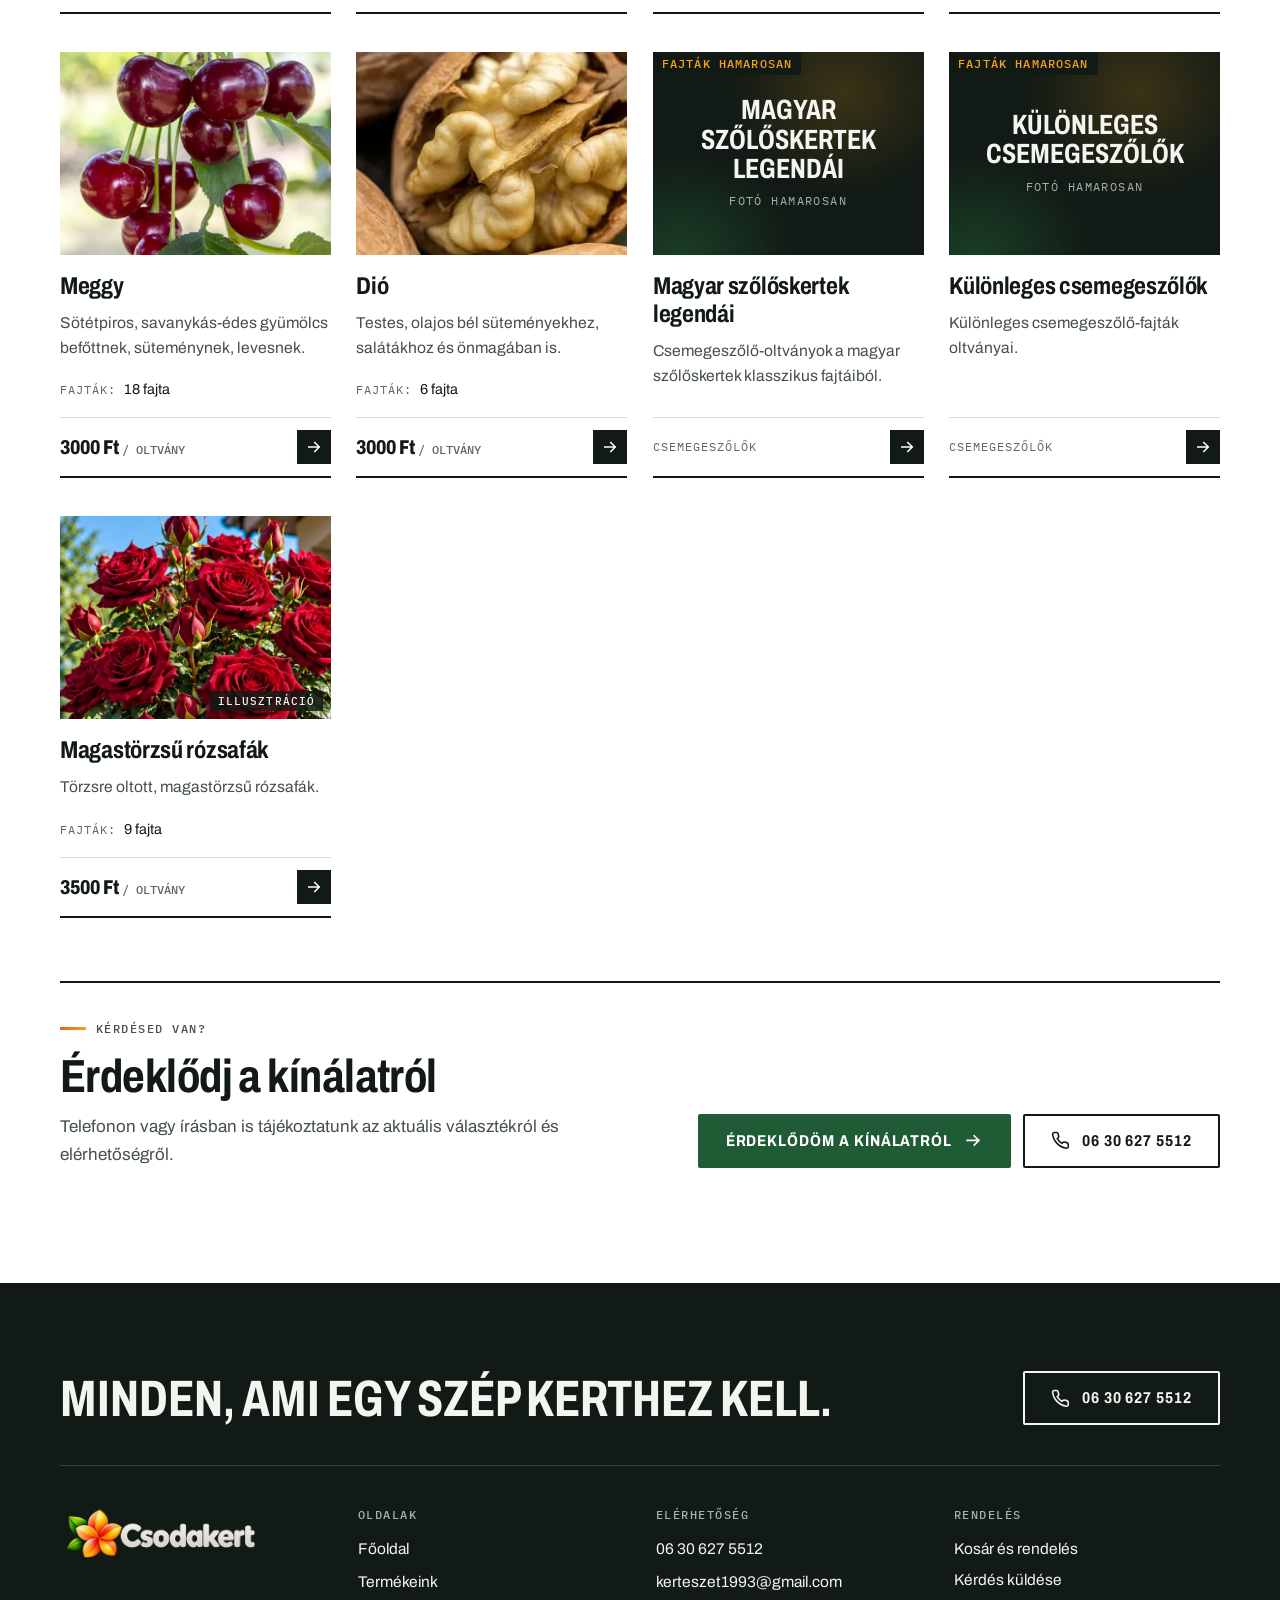
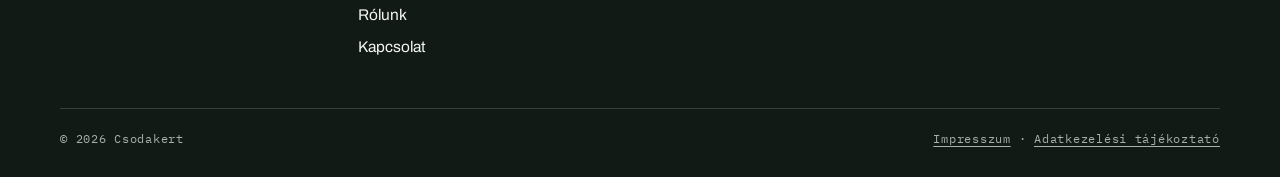
<file: termekeink.html>
<!DOCTYPE html>
<html lang="hu">
<head>
  <meta charset="utf-8">
  <meta name="viewport" content="width=device-width, initial-scale=1, viewport-fit=cover">
  <title>Termékeink – Csodakert</title>
  <meta name="description" content="Szabadgyökeres gyümölcsfa-oltványok, csemegeszőlő-oltványok és magastörzsű rózsafák, fajtánként, képpel és leírással.">
  <meta name="theme-color" content="#ffffff">
  <link rel="canonical" href="https://[Domain]/termekeink.html">
  <meta property="og:type" content="website">
  <meta property="og:locale" content="hu_HU">
  <meta property="og:site_name" content="Csodakert">
  <meta property="og:title" content="Termékeink – Csodakert">
  <meta property="og:description" content="Szabadgyökeres gyümölcsfa-oltványok, csemegeszőlő-oltványok és magastörzsű rózsafák, fajtánként, képpel és leírással.">
  <meta property="og:url" content="https://[Domain]/termekeink.html">
  <meta property="og:image" content="https://[Domain]/assets/img/og-image.jpg">
  <link rel="icon" href="favicon.png" type="image/png" sizes="64x64">
  <link rel="apple-touch-icon" href="apple-touch-icon.png">
  <link rel="preload" href="assets/fonts/archivo-latin-wdth-normal.woff2" as="font" type="font/woff2" crossorigin>
  <link rel="stylesheet" href="assets/css/style.css">
</head>
<body>
  <a class="skip-link" href="#tartalom">Ugrás a tartalomra</a>

  <header class="site-header">
    <div class="container header-inner">
      <a class="brand" href="index.html">
        <img src="assets/img/logo.webp" alt="Csodakert – főoldal" width="429" height="132">
      </a>
      <a class="header-call" href="tel:+36306275512">
        <svg class="icon" viewBox="0 0 24 24" aria-hidden="true" focusable="false"><path d="M22 16.9v3a2 2 0 0 1-2.2 2 19.8 19.8 0 0 1-8.6-3.1 19.5 19.5 0 0 1-6-6A19.8 19.8 0 0 1 2.1 4.2 2 2 0 0 1 4.1 2h3a2 2 0 0 1 2 1.7c.1.9.4 1.8.7 2.7a2 2 0 0 1-.5 2.1L8 9.8a16 16 0 0 0 6 6l1.3-1.3a2 2 0 0 1 2.1-.4c.9.3 1.8.6 2.7.7a2 2 0 0 1 1.7 2z"/></svg>
        <span>06&nbsp;30&nbsp;627&nbsp;5512</span>
      </a>
      <a class="header-cart" href="rendeles.html" data-cart-open aria-haspopup="dialog" aria-label="Kosár">
        <svg class="icon" viewBox="0 0 24 24" aria-hidden="true" focusable="false"><path d="M3 4h2l2.4 11.2a1 1 0 0 0 1 .8h9.2a1 1 0 0 0 1-.8L20 8H6.2"/><circle cx="9.5" cy="20" r="1.4"/><circle cx="17" cy="20" r="1.4"/></svg>
        <span class="header-cart__label">Kosár</span>
        <span class="header-cart__count" data-cart-count hidden>0</span>
      </a>
      <button class="menu-toggle" type="button" aria-controls="site-nav" aria-expanded="false" aria-label="Menü megnyitása">
        <svg class="icon icon--menu" viewBox="0 0 24 24" aria-hidden="true" focusable="false"><path d="M3 7h18M3 12h18M3 17h18"/></svg>
        <svg class="icon icon--close" viewBox="0 0 24 24" aria-hidden="true" focusable="false"><path d="M18 6 6 18M6 6l12 12"/></svg>
      </button>
      <nav id="site-nav" class="site-nav" aria-label="Főmenü">
        <ul>
          <li><a href="index.html">Főoldal</a></li>
          <li><a href="termekeink.html" aria-current="page">Termékeink</a></li>
          <li><a href="rolunk.html">Rólunk</a></li>
          <li><a href="kapcsolat.html">Kapcsolat</a></li>
        </ul>
      </nav>
    </div>
  </header>

  <main id="tartalom">
    <section class="page-hero">
      <div class="container">
        <p class="label">Termékeink</p>
        <div class="page-hero__grid">
          <h1>Kínálatunk</h1>
          <div>
            <p class="lead">Gyümölcsfa-oltványok, csemegeszőlők és magastörzsű rózsafák. Szűrj kategóriára, vagy keress név és fajta szerint. A&nbsp;gyümölcsfa-oltványok ára egységesen <strong>3000&nbsp;Ft</strong>, a&nbsp;magastörzsű rózsafáké <strong>3500&nbsp;Ft</strong>; a&nbsp;gyümölcsfák képein a&nbsp;termés látható.</p>
            <p class="note">Az aktuális választék változhat. Rendelés és érdeklődés: <a href="tel:+36306275512">06&nbsp;30&nbsp;627&nbsp;5512</a></p>
          </div>
        </div>
      </div>
    </section>

    <div class="catalog-tools">
      <div class="container catalog-tools__inner">
        <form class="search" role="search" action="termekeink.html">
          <label class="visually-hidden" for="product-search">Keresés a gyümölcsök között</label>
          <svg class="icon" viewBox="0 0 24 24" aria-hidden="true" focusable="false"><circle cx="11" cy="11" r="7"/><path d="m20 20-3.5-3.5"/></svg>
          <input id="product-search" name="kereses" type="search" placeholder="Keress, pl. alma, meggy…" autocomplete="off" enterkeyhint="search" maxlength="60">
          <button class="search__clear" type="button" aria-label="Keresés törlése" hidden><svg class="icon" viewBox="0 0 24 24" aria-hidden="true" focusable="false"><path d="M18 6 6 18M6 6l12 12"/></svg></button>
          <button class="visually-hidden" type="submit">Keresés</button>
        </form>
        <div class="filters" role="group" aria-label="Szűrés kategóriára">
          <button class="chip" type="button" data-category="osszes" aria-pressed="true">Összes <span class="chip__count" aria-hidden="true"></span></button>
          <button class="chip" type="button" data-category="gyumolcsfa" aria-pressed="false">Gyümölcsfa-oltványok <span class="chip__count" aria-hidden="true"></span></button>
          <button class="chip" type="button" data-category="szolo" aria-pressed="false">Csemegeszőlők <span class="chip__count" aria-hidden="true"></span></button>
          <button class="chip" type="button" data-category="rozsa" aria-pressed="false">Rózsafák <span class="chip__count" aria-hidden="true"></span></button>
        </div>
      </div>
    </div>

    <section class="section section--tight" aria-labelledby="lista-cim">
      <div class="container">
        <h2 class="visually-hidden" id="lista-cim">Gyümölcsök</h2>
        <div class="catalog-status">
          <p id="result-count" role="status" aria-live="polite"></p>
          <button class="btn btn--ghost" type="button" id="filter-reset" hidden>Szűrés törlése</button>
        </div>
        <ul class="product-grid" id="product-grid"></ul>
        <div class="empty-state" id="empty-state" hidden>
          <h2>Erre most nincs találat</h2>
          <p>Lehet, hogy más néven szerepel, vagy jelenleg nincs a&nbsp;kínálatban. Érdeklődj nálunk, szívesen tájékoztatunk.</p>
          <div class="btn-row">
            <button class="btn btn--secondary" type="button" id="empty-reset">Összes gyümölcs mutatása</button>
            <a class="btn btn--primary" href="kapcsolat.html?erdeklodes=kinalat#urlap">Érdeklődöm a kínálatról</a>
          </div>
        </div>
        <noscript>
          <p class="noscript">A kereső és a&nbsp;szűrők működéséhez JavaScript szükséges. Az aktuális kínálatról telefonon is szívesen tájékoztatunk: <a href="tel:+36306275512">06&nbsp;30&nbsp;627&nbsp;5512</a>.</p>
        </noscript>
      </div>
    </section>

    <section class="section section--flush" aria-labelledby="cta-cim">
      <div class="container">
        <div class="cta">
          <div>
            <p class="label">Kérdésed van?</p>
            <h2 id="cta-cim">Érdeklődj a kínálatról</h2>
            <p>Telefonon vagy írásban is tájékoztatunk az aktuális választékról és elérhetőségről.</p>
          </div>
          <div class="btn-row">
            <a class="btn btn--primary" href="kapcsolat.html?erdeklodes=kinalat#urlap">Érdeklődöm a kínálatról <svg class="icon icon--arrow" viewBox="0 0 24 24" aria-hidden="true" focusable="false"><path d="M4 12h15M13 6l6 6-6 6"/></svg></a>
            <a class="btn btn--secondary" href="tel:+36306275512"><svg class="icon" viewBox="0 0 24 24" aria-hidden="true" focusable="false"><path d="M22 16.9v3a2 2 0 0 1-2.2 2 19.8 19.8 0 0 1-8.6-3.1 19.5 19.5 0 0 1-6-6A19.8 19.8 0 0 1 2.1 4.2 2 2 0 0 1 4.1 2h3a2 2 0 0 1 2 1.7c.1.9.4 1.8.7 2.7a2 2 0 0 1-.5 2.1L8 9.8a16 16 0 0 0 6 6l1.3-1.3a2 2 0 0 1 2.1-.4c.9.3 1.8.6 2.7.7a2 2 0 0 1 1.7 2z"/></svg> 06&nbsp;30&nbsp;627&nbsp;5512</a>
          </div>
        </div>
      </div>
    </section>
  </main>


  <footer class="site-footer">
    <div class="container">
      <div class="footer-top">
        <p>Minden, ami egy szép kerthez kell.</p>
        <a class="btn btn--light" href="tel:+36306275512"><svg class="icon" viewBox="0 0 24 24" aria-hidden="true" focusable="false"><path d="M22 16.9v3a2 2 0 0 1-2.2 2 19.8 19.8 0 0 1-8.6-3.1 19.5 19.5 0 0 1-6-6A19.8 19.8 0 0 1 2.1 4.2 2 2 0 0 1 4.1 2h3a2 2 0 0 1 2 1.7c.1.9.4 1.8.7 2.7a2 2 0 0 1-.5 2.1L8 9.8a16 16 0 0 0 6 6l1.3-1.3a2 2 0 0 1 2.1-.4c.9.3 1.8.6 2.7.7a2 2 0 0 1 1.7 2z"/></svg> 06&nbsp;30&nbsp;627&nbsp;5512</a>
      </div>
      <div class="footer-grid">
        <div>
          <a class="brand" href="index.html">
            <img src="assets/img/logo-light.webp" alt="Csodakert – főoldal" width="429" height="132">
          </a>
        </div>
        <div>
          <h2>Oldalak</h2>
          <ul>
            <li><a href="index.html">Főoldal</a></li>
            <li><a href="termekeink.html">Termékeink</a></li>
            <li><a href="rolunk.html">Rólunk</a></li>
            <li><a href="kapcsolat.html">Kapcsolat</a></li>
          </ul>
        </div>
        <div>
          <h2>Elérhetőség</h2>
          <ul>
            <li><a href="tel:+36306275512">06&nbsp;30&nbsp;627&nbsp;5512</a></li>
            <li><a href="mailto:kerteszet1993@gmail.com">kerteszet1993@gmail.com</a></li>
          </ul>
        </div>
        <div>
          <h2>Rendelés</h2>
          <p><a href="rendeles.html">Kosár és rendelés</a></p>
          <p><a href="kapcsolat.html#urlap">Kérdés küldése</a></p>
        </div>
      </div>
      <div class="footer-bottom">
        <p>© <span data-year>2026</span> Csodakert</p>
        <p><a href="jogi.html#impresszum">Impresszum</a> · <a href="jogi.html#adatkezeles">Adatkezelési tájékoztató</a></p>
      </div>
    </div>
  </footer>

  <dialog class="cart-dialog" id="cart-dialog" aria-labelledby="cart-title">
    <div class="cart-panel">
      <div class="cart-head">
        <h2 id="cart-title">Kosár</h2>
        <button class="dialog-close" type="button" data-cart-close aria-label="Kosár bezárása"><svg class="icon" viewBox="0 0 24 24" aria-hidden="true" focusable="false"><path d="M18 6 6 18M6 6l12 12"/></svg></button>
      </div>
      <div class="cart-body" data-cart-list></div>
      <div class="cart-foot" data-cart-filled hidden>
        <p class="cart-total"><span>Összesen</span> <strong data-cart-total>0 Ft</strong></p>
        <p class="cart-note">GLS házhozszállítás, fizetés utánvéttel. A&nbsp;rendelés elküldése után felvesszük veled a&nbsp;kapcsolatot.</p>
        <a class="btn btn--sun" href="rendeles.html">Tovább a rendeléshez <svg class="icon icon--arrow" viewBox="0 0 24 24" aria-hidden="true" focusable="false"><path d="M4 12h15M13 6l6 6-6 6"/></svg></a>
        <button class="btn btn--secondary" type="button" data-cart-close>Vásárlás folytatása</button>
      </div>
    </div>
  </dialog>
  <div class="toast" data-cart-toast role="status" aria-live="polite"></div>

  <script src="assets/js/products.js" defer></script>
  <script src="assets/js/shop.js" defer></script>
  <script src="assets/js/main.js" defer></script>
  <script src="assets/js/cart.js" defer></script>
</body>
</html>
</file>
<file: assets/css/style.css>
/* ==========================================================================
   Piaci cégér: nehéz, keskeny nagybetűs címek, szögletes rács,
   sötét stúdióképek fehér papíron, árcédulaszerű monó adatcímkék.
   Egyetlen, tudatos világos megjelenés (nincs külön sötét mód).
   ========================================================================== */

@font-face {
  font-family: "Archivo";
  font-style: normal;
  font-display: swap;
  font-weight: 100 900;
  font-stretch: 62% 125%;
  src: url("../fonts/archivo-latin-ext-wdth-normal.woff2") format("woff2");
  unicode-range: U+0100-02BA, U+02BD-02C5, U+02C7-02CC, U+02CE-02D7, U+02DD-02FF, U+0304, U+0308, U+0329, U+1D00-1DBF, U+1E00-1E9F, U+1EF2-1EFF, U+2020, U+20A0-20AB, U+20AD-20C0, U+2113, U+2C60-2C7F, U+A720-A7FF;
}
@font-face {
  font-family: "Archivo";
  font-style: normal;
  font-display: swap;
  font-weight: 100 900;
  font-stretch: 62% 125%;
  src: url("../fonts/archivo-latin-wdth-normal.woff2") format("woff2");
  unicode-range: U+0000-00FF, U+0131, U+0152-0153, U+02BB-02BC, U+02C6, U+02DA, U+02DC, U+0304, U+0308, U+0329, U+2000-206F, U+20AC, U+2122, U+2191, U+2193, U+2212, U+2215, U+FEFF, U+FFFD;
}
@font-face {
  font-family: "IBM Plex Mono";
  font-style: normal;
  font-display: swap;
  font-weight: 400;
  src: url("../fonts/ibm-plex-mono-latin-ext-400-normal.woff2") format("woff2");
  unicode-range: U+0100-02BA, U+02BD-02C5, U+02C7-02CC, U+02CE-02D7, U+02DD-02FF, U+0304, U+0308, U+0329, U+1D00-1DBF, U+1E00-1E9F, U+1EF2-1EFF, U+2020, U+20A0-20AB, U+20AD-20C0, U+2113, U+2C60-2C7F, U+A720-A7FF;
}
@font-face {
  font-family: "IBM Plex Mono";
  font-style: normal;
  font-display: swap;
  font-weight: 400;
  src: url("../fonts/ibm-plex-mono-latin-400-normal.woff2") format("woff2");
  unicode-range: U+0000-00FF, U+0131, U+0152-0153, U+02BB-02BC, U+02C6, U+02DA, U+02DC, U+0304, U+0308, U+0329, U+2000-206F, U+20AC, U+2122, U+2191, U+2193, U+2212, U+2215, U+FEFF, U+FFFD;
}
@font-face {
  font-family: "IBM Plex Mono";
  font-style: normal;
  font-display: swap;
  font-weight: 500;
  src: url("../fonts/ibm-plex-mono-latin-ext-500-normal.woff2") format("woff2");
  unicode-range: U+0100-02BA, U+02BD-02C5, U+02C7-02CC, U+02CE-02D7, U+02DD-02FF, U+0304, U+0308, U+0329, U+1D00-1DBF, U+1E00-1E9F, U+1EF2-1EFF, U+2020, U+20A0-20AB, U+20AD-20C0, U+2113, U+2C60-2C7F, U+A720-A7FF;
}
@font-face {
  font-family: "IBM Plex Mono";
  font-style: normal;
  font-display: swap;
  font-weight: 500;
  src: url("../fonts/ibm-plex-mono-latin-500-normal.woff2") format("woff2");
  unicode-range: U+0000-00FF, U+0131, U+0152-0153, U+02BB-02BC, U+02C6, U+02DA, U+02DC, U+0304, U+0308, U+0329, U+2000-206F, U+20AC, U+2122, U+2191, U+2193, U+2212, U+2215, U+FEFF, U+FFFD;
}

:root {
  color-scheme: light;

  /* Szín */
  --paper: #ffffff;
  --paper-2: #f2f4f0;
  --ink: #111a14;
  --ink-2: #445048;
  --ink-3: #5d6861;
  --rule: #d8ddd6;
  --studio: #121a15;
  --studio-2: #1c2620;
  --on-studio: #f3f5f1;
  --on-studio-2: #a7b1aa;
  --studio-rule: rgba(243, 245, 241, 0.16);
  --green: #1f5c36;
  --green-2: #164529;
  --green-soft: #e5eee6;
  --green-light: #86c495;
  --red: #c0261b;
  --red-soft: #fbe8e6;
  --mark: #ffe48a;
  --sun: #f7a21b;
  --coral: #ef5a2a;
  --sun-2: #ffb84a;

  /* Betű */
  --display: "Archivo", "Arial Narrow", "Helvetica Neue", Arial, sans-serif;
  --body: "Archivo", "Helvetica Neue", Arial, sans-serif;
  --mono: "IBM Plex Mono", ui-monospace, SFMono-Regular, Menlo, Consolas, monospace;

  /* Rács */
  --container: 1240px;
  --gutter: clamp(16px, 4vw, 40px);
  --section: clamp(64px, 9vw, 128px);
  --header-h: 76px;
  --radius: 2px;
  --ease: cubic-bezier(0.2, 0.7, 0.2, 1);
}

*,
*::before,
*::after {
  box-sizing: border-box;
}

html {
  -webkit-text-size-adjust: 100%;
  text-size-adjust: 100%;
  scroll-padding-top: calc(var(--header-h) + 16px);
}

@media (prefers-reduced-motion: no-preference) {
  html {
    scroll-behavior: smooth;
  }
}

body {
  margin: 0;
  background: var(--paper);
  color: var(--ink);
  font-family: var(--body);
  font-size: 1.0625rem;
  font-stretch: 100%;
  line-height: 1.6;
  -webkit-font-smoothing: antialiased;
}

body.is-locked {
  overflow: hidden;
}

img,
svg {
  display: block;
  max-width: 100%;
}

img {
  height: auto;
}

h1,
h2,
h3 {
  margin: 0 0 0.45em;
  font-family: var(--display);
  font-stretch: 80%;
  font-weight: 700;
  line-height: 1.05;
  letter-spacing: -0.012em;
  text-wrap: balance;
  overflow-wrap: break-word;
}

h1 {
  font-size: clamp(2.1rem, 1.1rem + 4.2vw, 5rem);
  font-stretch: 70%;
  word-spacing: 0.1em;
  /* nagybetűs ékezetek (Ő, Ü, É) ne érjenek bele a felső sorba */
  line-height: 1.02;
  text-transform: uppercase;
  overflow-wrap: normal;
  hyphens: manual;
}

h2 {
  font-size: clamp(1.8rem, 1.3rem + 2vw, 3rem);
}

h3 {
  font-size: clamp(1.25rem, 1.1rem + 0.5vw, 1.5rem);
  line-height: 1.15;
}

p {
  margin: 0 0 1em;
}

a {
  color: var(--green);
  text-decoration-thickness: 1px;
  text-underline-offset: 3px;
}

a:hover {
  color: var(--green-2);
}

:focus-visible {
  outline: 3px solid var(--red);
  outline-offset: 3px;
}

::selection {
  background: var(--mark);
  color: var(--ink);
}

[hidden] {
  display: none !important;
}

.container {
  width: 100%;
  max-width: var(--container);
  margin-inline: auto;
  padding-inline: var(--gutter);
}

.visually-hidden {
  position: absolute !important;
  width: 1px;
  height: 1px;
  padding: 0;
  margin: -1px;
  overflow: hidden;
  clip: rect(0, 0, 0, 0);
  white-space: nowrap;
  border: 0;
}

.skip-link {
  position: absolute;
  left: 16px;
  top: -100px;
  z-index: 100;
  padding: 12px 18px;
  background: var(--ink);
  color: var(--paper);
  font-weight: 700;
  text-decoration: none;
}

.skip-link:focus {
  top: 12px;
  color: var(--paper);
}

.icon {
  display: inline-block;
  vertical-align: -0.2em;
  width: 1.2em;
  height: 1.2em;
  flex: none;
  fill: none;
  stroke: currentColor;
  stroke-width: 2;
  stroke-linecap: square;
  stroke-linejoin: miter;
}

/* Kitöltetlen helyőrző kiemelése (main.js teszi rá) */
mark.ph {
  background: var(--mark);
  color: var(--ink);
  padding: 0 0.12em;
}

/* Monó címke: árcédula, ládacímke */
.label {
  display: inline-flex;
  align-items: center;
  gap: 10px;
  font-family: var(--mono);
  font-size: 0.78rem;
  font-weight: 500;
  letter-spacing: 0.12em;
  text-transform: uppercase;
  color: var(--ink-3);
}

.label::before {
  content: "";
  width: 26px;
  height: 3px;
  background: linear-gradient(90deg, var(--coral), var(--sun));
}

.label--plain::before {
  display: none;
}

.lead {
  max-width: 36em;
  font-size: clamp(1.1rem, 1rem + 0.45vw, 1.3rem);
  line-height: 1.55;
  color: var(--ink-2);
}

.muted {
  color: var(--ink-2);
}

/* ==========================================================================
   Gombok, címkék
   ========================================================================== */

.btn {
  display: inline-flex;
  align-items: center;
  justify-content: center;
  gap: 12px;
  min-height: 54px;
  padding: 0 26px;
  border: 2px solid transparent;
  border-radius: var(--radius);
  font-family: var(--display);
  font-stretch: 85%;
  font-size: 0.98rem;
  font-weight: 700;
  line-height: 1.1;
  letter-spacing: 0.06em;
  text-transform: uppercase;
  text-decoration: none;
  cursor: pointer;
  transition: background-color 0.18s var(--ease), color 0.18s var(--ease), border-color 0.18s var(--ease);
}

.btn .icon {
  transition: transform 0.18s var(--ease);
}

.btn:hover .icon--arrow {
  transform: translateX(4px);
}

.btn--primary {
  background: var(--green);
  border-color: var(--green);
  color: var(--paper);
}

.btn--primary:hover {
  background: var(--green-2);
  border-color: var(--green-2);
  color: var(--paper);
}

.btn--secondary {
  background: transparent;
  border-color: var(--ink);
  color: var(--ink);
}

.btn--secondary:hover {
  background: var(--ink);
  color: var(--paper);
}

.btn--light {
  background: transparent;
  border-color: var(--on-studio);
  color: var(--on-studio);
}

.btn--light:hover {
  background: var(--on-studio);
  color: var(--studio);
}

.btn--sun {
  background: var(--sun);
  border-color: var(--sun);
  color: var(--studio);
}

.btn--sun:hover {
  background: var(--sun-2);
  border-color: var(--sun-2);
  color: var(--studio);
}

.btn--ghost {
  min-height: 44px;
  padding: 0;
  border: 0;
  border-bottom: 2px solid currentColor;
  border-radius: 0;
  color: var(--ink);
}

.btn--ghost:hover {
  color: var(--green);
}

.btn:disabled,
.btn:disabled:hover {
  background: var(--paper-2);
  border-color: var(--rule);
  color: var(--ink-3);
  cursor: not-allowed;
}

.btn-row {
  display: flex;
  flex-wrap: wrap;
  gap: 12px;
}

.tag {
  display: inline-flex;
  align-items: center;
  padding: 5px 9px 4px;
  border-radius: var(--radius);
  font-family: var(--mono);
  font-size: 0.72rem;
  font-weight: 500;
  line-height: 1.2;
  letter-spacing: 0.1em;
  text-transform: uppercase;
  white-space: nowrap;
}

.tag--seasonal {
  background: var(--red);
  color: var(--paper);
}

.tag--new {
  background: var(--paper);
  color: var(--red);
  box-shadow: inset 0 0 0 1.5px var(--red);
}

/* ==========================================================================
   Fejléc
   ========================================================================== */

.site-header {
  position: sticky;
  top: env(safe-area-inset-top, 0px);
  z-index: 50;
  background: var(--paper);
  border-bottom: 1px solid var(--rule);
}

.site-header.is-scrolled {
  border-bottom-color: var(--ink);
}

.header-inner {
  display: flex;
  align-items: center;
  gap: 28px;
  min-height: var(--header-h);
}

.brand {
  display: inline-flex;
  align-items: center;
  margin-right: auto;
  text-decoration: none;
}

.brand img {
  display: block;
  width: auto;
  height: 54px;
}

.site-nav {
  order: 1;
}

.header-call {
  order: 2;
}

.menu-toggle {
  order: 3;
}

.site-nav ul {
  display: flex;
  gap: 6px;
  margin: 0;
  padding: 0;
  list-style: none;
}

.site-nav a {
  position: relative;
  display: block;
  padding: 10px 12px;
  color: var(--ink);
  font-family: var(--display);
  font-stretch: 85%;
  font-size: 0.98rem;
  font-weight: 650;
  letter-spacing: 0.06em;
  text-transform: uppercase;
  text-decoration: none;
}

.site-nav a::after {
  content: "";
  position: absolute;
  left: 12px;
  right: 12px;
  bottom: 2px;
  height: 3px;
  background: linear-gradient(90deg, var(--coral), var(--sun));
  transform: scaleX(0);
  transform-origin: left;
  transition: transform 0.2s var(--ease);
}

.site-nav a:hover::after,
.site-nav a[aria-current="page"]::after {
  transform: scaleX(1);
}

.header-call {
  position: relative;
  display: inline-flex;
  align-items: center;
  gap: 10px;
  min-height: 46px;
  padding: 0 16px;
  border: 2px solid var(--ink);
  border-radius: var(--radius);
  color: var(--ink);
  font-family: var(--mono);
  font-size: 0.9rem;
  font-weight: 500;
  text-decoration: none;
  white-space: nowrap;
  transition: background-color 0.18s var(--ease), color 0.18s var(--ease);
}

.header-call:hover {
  background: var(--ink);
  color: var(--paper);
}

.menu-toggle {
  display: none;
  align-items: center;
  justify-content: center;
  width: 46px;
  height: 46px;
  padding: 0;
  border: 2px solid var(--ink);
  border-radius: var(--radius);
  background: var(--paper);
  color: var(--ink);
  cursor: pointer;
}

.menu-toggle .icon--close {
  display: none;
}

.menu-toggle[aria-expanded="true"] {
  background: var(--ink);
  color: var(--paper);
}

.menu-toggle[aria-expanded="true"] .icon--menu {
  display: none;
}

.menu-toggle[aria-expanded="true"] .icon--close {
  display: block;
}

@media (max-width: 900px) {
  :root {
    --header-h: 66px;
  }

  .header-inner {
    gap: 10px;
  }

  .brand img {
    height: 42px;
  }

  .header-call {
    width: 46px;
    padding: 0;
    justify-content: center;
  }

  .header-call span {
    position: absolute;
    width: 1px;
    height: 1px;
    overflow: hidden;
    clip: rect(0, 0, 0, 0);
  }

  .menu-toggle {
    display: inline-flex;
  }

  .site-nav {
    position: absolute;
    top: 100%;
    left: 0;
    right: 0;
    padding: 0 var(--gutter) 24px;
    background: var(--paper);
    border-bottom: 2px solid var(--ink);
  }

  .js .site-nav {
    display: none;
  }

  .js .site-nav.is-open {
    display: block;
  }

  .site-nav ul {
    flex-direction: column;
    gap: 0;
  }

  .site-nav li + li {
    border-top: 1px solid var(--rule);
  }

  .site-nav a {
    padding: 18px 0;
    font-size: 1.4rem;
    font-stretch: 80%;
    font-weight: 700;
  }

  .site-nav a::after {
    left: 0;
    right: auto;
    width: 40px;
    bottom: 12px;
  }

  html:not(.js) .site-nav {
    position: static;
    width: 100%;
    padding: 0 0 12px;
    border: 0;
  }

  html:not(.js) .header-inner {
    flex-wrap: wrap;
  }

  html:not(.js) .menu-toggle {
    display: none;
  }
}

/* ==========================================================================
   Szekciók
   ========================================================================== */

.section {
  padding-block: var(--section);
}

.section--tight {
  padding-block: calc(var(--section) * 0.55);
}

.section--soft {
  background: var(--paper-2);
}

.section--studio {
  background:
    radial-gradient(40% 70% at 100% 0%, rgba(247, 162, 27, 0.16), transparent 70%),
    radial-gradient(45% 70% at 0% 100%, rgba(31, 92, 54, 0.5), transparent 72%),
    var(--studio);
  color: var(--on-studio);
}

.section--studio h2,
.section--studio h3 {
  color: var(--on-studio);
}

.section--studio .muted,
.section--studio .lead {
  color: var(--on-studio-2);
}

.section--studio .label {
  color: var(--on-studio-2);
}

.section--studio a {
  color: var(--on-studio);
}

.section-head {
  display: grid;
  grid-template-columns: minmax(0, 1fr) auto;
  align-items: end;
  gap: 16px 40px;
  margin-bottom: clamp(32px, 4vw, 56px);
  padding-bottom: 22px;
  border-bottom: 2px solid currentColor;
}

.section-head h2 {
  margin: 12px 0 0;
}

.section-head p {
  max-width: 34em;
  margin: 14px 0 0;
  color: var(--ink-2);
}

.section--studio .section-head p {
  color: var(--on-studio-2);
}

@media (max-width: 640px) {
  .section-head {
    grid-template-columns: 1fr;
  }

  .section-head .btn--ghost {
    justify-self: start;
  }
}

/* Aloldalak fejléce */
.page-hero {
  padding-block: clamp(48px, 7vw, 104px) clamp(40px, 5vw, 72px);
  background:
    radial-gradient(40% 90% at 100% 0%, rgba(247, 162, 27, 0.2), transparent 70%),
    radial-gradient(45% 90% at 0% 100%, rgba(31, 92, 54, 0.55), transparent 72%),
    var(--studio);
  color: var(--on-studio);
}

.page-hero h1 {
  margin-top: 18px;
  color: var(--on-studio);
  font-size: clamp(2.2rem, 1.1rem + 4.4vw, 5.2rem);
  font-stretch: 64%;
  font-weight: 800;
}

.page-hero .label,
.page-hero .lead,
.page-hero .note {
  color: var(--on-studio-2);
}

.page-hero .note {
  border-left-color: var(--sun);
}

.page-hero a:not(.btn) {
  color: var(--on-studio);
}

.page-hero .btn--primary {
  background: var(--sun);
  border-color: var(--sun);
  color: var(--studio);
}

.page-hero .btn--primary:hover {
  background: var(--sun-2);
  border-color: var(--sun-2);
}

.page-hero .btn--secondary {
  border-color: var(--on-studio);
  color: var(--on-studio);
}

.page-hero .btn--secondary:hover {
  background: var(--on-studio);
  color: var(--studio);
}

.page-hero__grid {
  display: grid;
  grid-template-columns: minmax(0, 1.25fr) minmax(0, 1fr);
  align-items: end;
  gap: 24px 64px;
}

.page-hero .lead {
  margin: 0;
}

@media (max-width: 900px) {
  .page-hero__grid {
    grid-template-columns: 1fr;
  }
}

/* ==========================================================================
   Főoldal – nyitó: egy nagy fotó a jobb szélig, sötétbe olvadva
   ========================================================================== */

.hero {
  position: relative;
  display: flex;
  align-items: center;
  min-height: clamp(560px, 82vh, 780px);
  padding-block: clamp(56px, 7vw, 112px);
  overflow: hidden;
  background: var(--studio);
  color: var(--on-studio);
  isolation: isolate;
}

.hero__media {
  position: absolute;
  top: 0;
  right: 0;
  bottom: 0;
  width: 62%;
  z-index: -2;
}

.hero__media img {
  width: 100%;
  height: 100%;
  object-fit: cover;
  object-position: 65% 50%;
}

.hero__media::after {
  content: "";
  position: absolute;
  inset: 0;
  background:
    linear-gradient(90deg, var(--studio) 0%, rgba(18, 26, 21, 0.88) 24%, rgba(18, 26, 21, 0.3) 52%, rgba(18, 26, 21, 0) 76%),
    linear-gradient(0deg, rgba(18, 26, 21, 0.6), rgba(18, 26, 21, 0) 38%);
}

.hero::before {
  content: "";
  position: absolute;
  inset: 0;
  z-index: -1;
  background: radial-gradient(38% 60% at 18% 40%, rgba(247, 162, 27, 0.14), transparent 70%);
  pointer-events: none;
}

.hero__inner {
  width: 100%;
}

.hero-text {
  container-type: inline-size;
  display: grid;
  gap: 28px;
  max-width: 640px;
}

.hero-now {
  display: inline-flex;
  align-items: center;
  gap: 12px;
  justify-self: start;
  max-width: 100%;
  margin: 0;
  padding: 9px 16px 9px 14px;
  border: 1px solid var(--studio-rule);
  border-radius: 999px;
  background: rgba(18, 26, 21, 0.72);
  -webkit-backdrop-filter: blur(6px);
  backdrop-filter: blur(6px);
  font-family: var(--mono);
  font-size: 0.74rem;
  font-weight: 500;
  letter-spacing: 0.03em;
  line-height: 1.4;
  text-wrap: balance;
  color: var(--on-studio);
}

.hero-now[hidden] {
  display: none;
}

.hero-now__dot {
  flex: none;
  width: 9px;
  height: 9px;
  border-radius: 50%;
  background: var(--sun);
  box-shadow: 0 0 0 0 rgba(247, 162, 27, 0.6);
}

@media (prefers-reduced-motion: no-preference) {
  .hero-now__dot {
    animation: pulse 2.2s var(--ease) infinite;
  }
}

@keyframes pulse {
  0% { box-shadow: 0 0 0 0 rgba(247, 162, 27, 0.55); }
  70% { box-shadow: 0 0 0 10px rgba(247, 162, 27, 0); }
  100% { box-shadow: 0 0 0 0 rgba(247, 162, 27, 0); }
}

.hero h1 {
  margin: 0;
  color: var(--on-studio);
  /* a leghosszabb sor („szép kerthez kell!”) mindig beférjen az oszlopba */
  font-size: min(5.4rem, 11.8cqi);
  font-stretch: 68%;
  font-weight: 800;
  line-height: 1.02;
  letter-spacing: 0.005em;
  word-spacing: 0.14em;
}

.hero h1 .accent {
  display: block;
  color: var(--sun);
  background: linear-gradient(95deg, var(--sun) 10%, var(--coral) 90%);
  -webkit-background-clip: text;
  background-clip: text;
  -webkit-text-fill-color: transparent;
}

.hero .lead {
  max-width: 30em;
  margin: 0;
  color: var(--on-studio-2);
}

/* közepes szélességen kisebb a fotó, hogy a cím sötét háttéren maradjon */
@media (min-width: 901px) and (max-width: 1200px) {
  .hero__media {
    width: 54%;
  }
}

@media (max-width: 900px) {
  .hero {
    display: block;
    min-height: 0;
    padding: 0 0 56px;
  }

  .hero__media {
    position: relative;
    width: auto;
    aspect-ratio: 4 / 3;
    max-height: 58vh;
  }

  .hero__media img {
    object-position: 70% 50%;
  }

  .hero__media::after {
    background: linear-gradient(180deg, rgba(18, 26, 21, 0) 40%, var(--studio) 100%);
  }

  .hero::before {
    background: radial-gradient(70% 40% at 20% 75%, rgba(247, 162, 27, 0.12), transparent 70%);
  }

  .hero__inner {
    margin-top: -56px;
  }
}

/* Nagy kijelentő bevezető */
.statement {
  display: grid;
  grid-template-columns: minmax(0, 0.32fr) minmax(0, 1fr);
  gap: 24px 64px;
}

.statement p.big {
  margin: 0 0 24px;
  font-size: clamp(1.45rem, 1.1rem + 1.4vw, 2.3rem);
  font-weight: 450;
  font-stretch: 90%;
  line-height: 1.18;
  letter-spacing: -0.01em;
  text-wrap: balance;
}

.statement p:last-child {
  max-width: 38em;
  margin: 0;
}

@media (max-width: 800px) {
  .statement {
    grid-template-columns: 1fr;
  }
}

/* Kétoszlopos blokk */
.split {
  display: grid;
  grid-template-columns: minmax(0, 1fr) minmax(0, 1fr);
  gap: clamp(32px, 6vw, 96px);
  align-items: center;
}

.split > * {
  min-width: 0;
}

.split--top {
  align-items: start;
}

.split--reverse .split-media {
  order: 2;
}

.split-media {
  margin: 0;
  background: var(--studio);
}

.split-media img {
  width: 100%;
  aspect-ratio: 4 / 3;
  object-fit: cover;
}

.split h2 {
  margin-top: 14px;
}

@media (max-width: 900px) {
  .split {
    grid-template-columns: 1fr;
  }

  .split--reverse .split-media {
    order: 0;
  }
}

.checklist {
  display: grid;
  gap: 0;
  margin: 28px 0 32px;
  padding: 0;
  list-style: none;
  border-top: 1px solid var(--rule);
}

.checklist li {
  display: flex;
  gap: 14px;
  align-items: flex-start;
  padding: 14px 0;
  border-bottom: 1px solid var(--rule);
}

.checklist .icon {
  margin-top: 0.15em;
  color: var(--green);
}

/* ==========================================================================
   Termékkártyák
   ========================================================================== */

.product-grid {
  display: grid;
  grid-template-columns: repeat(auto-fill, minmax(min(100%, 270px), 1fr));
  gap: clamp(28px, 3vw, 40px) clamp(16px, 2vw, 28px);
  margin: 0;
  padding: 0;
  list-style: none;
}

.product-grid--4 {
  grid-template-columns: repeat(4, minmax(0, 1fr));
}

@media (max-width: 1080px) {
  .product-grid--4 {
    grid-template-columns: repeat(2, minmax(0, 1fr));
  }
}

@media (max-width: 520px) {
  .product-grid--4 {
    grid-template-columns: 1fr;
  }
}

.product-card {
  position: relative;
  display: flex;
  flex-direction: column;
  height: 100%;
}

.product-card__media {
  position: relative;
  aspect-ratio: 4 / 3;
  background: var(--studio);
  overflow: hidden;
}

.product-card__media img {
  width: 100%;
  height: 100%;
  object-fit: cover;
  transition: transform 0.6s var(--ease);
}

.product-card:hover .product-card__media img {
  transform: scale(1.06);
}

.product-card__media::after {
  content: "";
  position: absolute;
  left: 0;
  right: 0;
  bottom: 0;
  height: 4px;
  background: linear-gradient(90deg, var(--coral), var(--sun));
  transform: scaleX(0);
  transform-origin: left;
  transition: transform 0.35s var(--ease);
}

.product-card:hover .product-card__media::after {
  transform: scaleX(1);
}

.product-card__tags {
  position: absolute;
  top: 0;
  left: 0;
  z-index: 2;
  display: flex;
  flex-wrap: wrap;
  gap: 0;
}

.product-card__body {
  display: flex;
  flex: 1;
  flex-direction: column;
  padding-top: 18px;
  border-bottom: 2px solid var(--ink);
}

.product-card__title {
  margin: 0 0 10px;
  font-size: clamp(1.35rem, 1.2rem + 0.4vw, 1.6rem);
}

.product-card__link {
  padding: 0;
  border: 0;
  background: none;
  color: inherit;
  font: inherit;
  letter-spacing: inherit;
  text-transform: inherit;
  text-align: left;
  text-decoration: none;
  cursor: pointer;
}

.product-card__link:hover {
  color: inherit;
}

/* Az egész kártya kattintható; a gomb/link maga a cím. */
.product-card__link::after {
  content: "";
  position: absolute;
  inset: 0;
  z-index: 1;
}

.product-card__link:focus-visible {
  outline: none;
}

.product-card:focus-within {
  outline: 3px solid var(--red);
  outline-offset: 4px;
}

.product-card__text {
  margin: 0 0 18px;
  color: var(--ink-2);
  font-size: 0.98rem;
  line-height: 1.55;
}

.product-card__meta {
  display: grid;
  gap: 4px;
  margin: 0 0 16px;
  font-size: 0.9rem;
}

.product-card__meta div {
  display: flex;
  gap: 8px;
}

.product-card__meta dt {
  font-family: var(--mono);
  font-size: 0.78rem;
  letter-spacing: 0.08em;
  text-transform: uppercase;
  color: var(--ink-3);
  padding-top: 0.15em;
}

.product-card__meta dd {
  margin: 0;
}

.product-card__footer {
  display: flex;
  align-items: center;
  justify-content: space-between;
  gap: 12px;
  margin-top: auto;
  padding: 12px 0;
  border-top: 1px solid var(--rule);
  font-family: var(--mono);
  font-size: 0.78rem;
  letter-spacing: 0.08em;
  text-transform: uppercase;
  color: var(--ink-3);
}

.price {
  font-family: var(--display);
  font-stretch: 80%;
  font-size: 1.25rem;
  font-weight: 800;
  letter-spacing: 0;
  color: var(--ink);
}

.price small {
  font-family: var(--mono);
  font-size: 0.75rem;
  font-weight: 500;
  color: var(--ink-3);
}

.more {
  display: inline-grid;
  place-items: center;
  width: 34px;
  height: 34px;
  margin-left: auto;
  background: var(--ink);
  color: var(--paper);
  transition: background-color 0.18s var(--ease);
}

.more .icon {
  width: 18px;
  height: 18px;
  transition: transform 0.18s var(--ease);
}

.product-card:hover .more {
  background: var(--sun);
  color: var(--studio);
}

.product-card:hover .more .icon {
  transform: translateX(2px);
}

/* ==========================================================================
   Idénynaptár
   ========================================================================== */

.season-layout {
  display: grid;
  grid-template-columns: minmax(0, 0.8fr) minmax(0, 1.6fr);
  gap: clamp(32px, 5vw, 72px);
  align-items: start;
}

.season-layout > * {
  min-width: 0;
}

.season-now {
  margin: 28px 0;
  padding: 0;
  list-style: none;
  border-top: 2px solid var(--ink);
}

.season-now li {
  border-bottom: 1px solid var(--rule);
}

.season-now a {
  display: flex;
  align-items: center;
  justify-content: space-between;
  gap: 16px;
  padding: 14px 0;
  color: var(--ink);
  text-decoration: none;
}

.season-now a:hover {
  color: var(--green);
}

.season-now strong {
  font-family: var(--display);
  font-stretch: 85%;
  font-size: 1.25rem;
  font-weight: 700;
  line-height: 1.1;
}

.season-now span {
  font-family: var(--mono);
  font-size: 0.76rem;
  letter-spacing: 0.08em;
  text-transform: uppercase;
  color: var(--ink-3);
  text-align: right;
}

.calendar-wrap {
  position: relative;
  overflow-x: auto;
  background: var(--paper);
  border: 1px solid var(--rule);
  -webkit-overflow-scrolling: touch;
}

.calendar {
  width: 100%;
  min-width: 620px;
  border-collapse: collapse;
  font-variant-numeric: tabular-nums;
}

.calendar caption {
  padding: 14px 16px;
  border-bottom: 1px solid var(--rule);
  font-family: var(--mono);
  font-size: 0.76rem;
  letter-spacing: 0.1em;
  text-align: left;
  text-transform: uppercase;
  color: var(--ink-3);
}

.calendar th,
.calendar td {
  padding: 0;
  border-bottom: 1px solid var(--rule);
}

.calendar thead th {
  padding: 10px 0 8px;
  font-family: var(--mono);
  font-size: 0.7rem;
  font-weight: 500;
  letter-spacing: 0.06em;
  text-transform: uppercase;
  color: var(--ink-3);
  text-align: center;
}

.calendar tbody th {
  position: sticky;
  left: 0;
  z-index: 1;
  width: 132px;
  padding: 7px 12px 7px 16px;
  background: var(--paper);
  text-align: left;
  font-weight: 600;
  font-size: 0.92rem;
  white-space: nowrap;
}

.calendar tbody th a {
  color: var(--ink);
  text-decoration: none;
}

.calendar tbody th a:hover {
  color: var(--green);
  text-decoration: underline;
}

.calendar td {
  height: 36px;
  border-left: 1px solid var(--paper-2);
}

.calendar .is-now {
  background: var(--red-soft);
}

.calendar thead .is-now {
  background: var(--red);
  color: var(--paper);
}

.cal-bar {
  display: block;
  height: 12px;
  background: var(--green);
}

.calendar .is-now .cal-bar {
  background: var(--red);
}

.calendar-note {
  margin: 14px 0 0;
  font-size: 0.9rem;
  color: var(--ink-3);
}

@media (max-width: 1000px) {
  .season-layout {
    grid-template-columns: 1fr;
  }
}

/* ==========================================================================
   Elérhetőség, térkép
   ========================================================================== */

.contact-grid {
  display: grid;
  grid-template-columns: minmax(0, 0.9fr) minmax(0, 1.1fr);
  gap: clamp(28px, 4vw, 56px);
  align-items: stretch;
}

.contact-grid > * {
  min-width: 0;
}

@media (max-width: 900px) {
  .contact-grid {
    grid-template-columns: 1fr;
  }
}

.info-list {
  display: grid;
  margin: 0;
  padding: 0;
  list-style: none;
  border-top: 2px solid currentColor;
}

.info-list li {
  display: grid;
  grid-template-columns: 120px minmax(0, 1fr);
  gap: 16px;
  padding: 20px 0;
  border-bottom: 1px solid var(--rule);
}

.section--studio .info-list li {
  border-bottom-color: var(--studio-rule);
}

.info-list h3 {
  margin: 0;
  padding-top: 0.3em;
  font-family: var(--mono);
  font-stretch: 100%;
  font-size: 0.76rem;
  font-weight: 500;
  line-height: 1.4;
  letter-spacing: 0.12em;
  text-transform: uppercase;
  color: var(--ink-3);
}

.section--studio .info-list h3 {
  color: var(--on-studio-2);
}

.info-list p {
  margin: 0;
}

.info-list a {
  color: inherit;
  font-weight: 600;
  text-decoration: none;
}

.info-list a:hover {
  text-decoration: underline;
}

.info-list .big {
  font-family: var(--display);
  font-stretch: 82%;
  font-size: 1.6rem;
  font-weight: 700;
  line-height: 1.05;
}

.info-list .route {
  display: inline-flex;
  align-items: center;
  gap: 6px;
  margin-top: 6px;
  font-family: var(--mono);
  font-size: 0.8rem;
  font-weight: 500;
  letter-spacing: 0.08em;
  text-transform: uppercase;
}

@media (max-width: 480px) {
  .info-list li {
    grid-template-columns: 1fr;
    gap: 4px;
  }
}

.hours {
  display: grid;
  grid-template-columns: auto 1fr;
  gap: 4px 20px;
  margin: 0;
  font-variant-numeric: tabular-nums;
}

.hours dt {
  color: var(--ink-2);
}

.section--studio .hours dt {
  color: var(--on-studio-2);
}

.hours dd {
  margin: 0;
  font-weight: 600;
}

.map {
  position: relative;
  min-height: 380px;
  height: 100%;
  overflow: hidden;
  background-color: var(--studio-2);
  background-image: linear-gradient(90deg, rgba(243, 245, 241, 0.06) 1px, transparent 1px),
    linear-gradient(rgba(243, 245, 241, 0.06) 1px, transparent 1px),
    linear-gradient(32deg, transparent 47%, rgba(243, 245, 241, 0.12) 47%, rgba(243, 245, 241, 0.12) 52%, transparent 52%),
    linear-gradient(118deg, transparent 63%, rgba(243, 245, 241, 0.08) 63%, rgba(243, 245, 241, 0.08) 66%, transparent 66%);
  background-size: 48px 48px, 48px 48px, 100% 100%, 100% 100%;
  border: 1px solid var(--studio-rule);
}

.map iframe {
  position: absolute;
  inset: 0;
  width: 100%;
  height: 100%;
  border: 0;
}

.map__overlay {
  position: absolute;
  inset: 0;
  display: flex;
  flex-direction: column;
  align-items: center;
  justify-content: center;
  gap: 16px;
  padding: 24px;
  text-align: center;
}

.map__pin {
  display: grid;
  place-items: center;
  width: 54px;
  height: 54px;
  border-radius: 50% 50% 50% 0;
  transform: rotate(-45deg);
  background: var(--red);
}

.map__pin::after {
  content: "";
  width: 16px;
  height: 16px;
  border-radius: 50%;
  background: var(--paper);
}

.map__panel {
  max-width: 360px;
  padding: 20px;
  background: var(--paper);
  color: var(--ink);
  text-align: left;
}

.map__panel p {
  margin: 0 0 14px;
  font-weight: 600;
}

.map__panel .btn {
  width: 100%;
  min-height: 48px;
  font-size: 0.88rem;
}

.map__panel small {
  display: block;
  margin-top: 12px;
  color: var(--ink-2);
  font-size: 0.8rem;
  line-height: 1.45;
}

.map__panel small a {
  color: var(--green);
}

/* ==========================================================================
   Termékeink – kereső, szűrők
   ========================================================================== */

.catalog-tools {
  position: sticky;
  top: calc(env(safe-area-inset-top, 0px) + var(--header-h));
  z-index: 10;
  background: var(--paper);
  border-bottom: 1px solid var(--rule);
}

.catalog-tools__inner {
  display: flex;
  flex-wrap: wrap;
  align-items: center;
  gap: 14px 24px;
  padding-block: 16px;
}

.search {
  position: relative;
  flex: 1 1 260px;
  max-width: 360px;
}

.search .icon {
  position: absolute;
  left: 16px;
  top: 50%;
  transform: translateY(-50%);
  color: var(--ink);
  pointer-events: none;
}

.search input {
  width: 100%;
  min-height: 50px;
  padding: 10px 46px;
  border: 2px solid var(--ink);
  border-radius: var(--radius);
  background: var(--paper);
  color: var(--ink);
  font: inherit;
  font-size: 1rem;
}

.search input::placeholder {
  color: var(--ink-3);
}

.search input:focus {
  outline: 3px solid var(--red);
  outline-offset: 2px;
}

.search input::-webkit-search-cancel-button {
  display: none;
}

.search__clear {
  position: absolute;
  right: 6px;
  top: 50%;
  display: grid;
  place-items: center;
  width: 38px;
  height: 38px;
  padding: 0;
  transform: translateY(-50%);
  border: 0;
  background: transparent;
  color: var(--ink);
  cursor: pointer;
}

.search__clear:hover {
  background: var(--paper-2);
}

.search__clear .icon {
  position: static;
  transform: none;
}

.filters {
  display: flex;
  margin: 0;
  overflow-x: auto;
  scrollbar-width: none;
  -webkit-overflow-scrolling: touch;
}

.filters::-webkit-scrollbar {
  display: none;
}

.chip {
  display: inline-flex;
  align-items: center;
  gap: 8px;
  min-height: 50px;
  padding: 0 16px;
  border: 2px solid var(--ink);
  border-radius: 0;
  background: var(--paper);
  color: var(--ink);
  font-family: var(--display);
  font-stretch: 85%;
  font-size: 0.92rem;
  font-weight: 700;
  letter-spacing: 0.05em;
  text-transform: uppercase;
  white-space: nowrap;
  cursor: pointer;
  transition: background-color 0.15s var(--ease), color 0.15s var(--ease);
}

.chip + .chip {
  margin-left: -2px;
}

.chip:hover {
  background: var(--paper-2);
}

.chip[aria-pressed="true"] {
  background: var(--ink);
  color: var(--paper);
}

.chip__count {
  font-family: var(--mono);
  font-size: 0.74rem;
  font-weight: 500;
  color: var(--ink-3);
}

.chip[aria-pressed="true"] .chip__count {
  color: var(--on-studio-2);
}

@media (max-width: 900px) {
  .catalog-tools {
    position: static;
  }

  .search {
    max-width: none;
  }

  .filters {
    flex: 1 1 100%;
    margin-inline: calc(var(--gutter) * -1);
    padding-inline: var(--gutter);
  }
}

.catalog-status {
  display: flex;
  flex-wrap: wrap;
  align-items: center;
  justify-content: space-between;
  gap: 8px 16px;
  margin-bottom: 28px;
  font-family: var(--mono);
  font-size: 0.82rem;
  letter-spacing: 0.08em;
  text-transform: uppercase;
  color: var(--ink-3);
}

.catalog-status p {
  margin: 0;
}

.catalog-status .btn--ghost {
  font-size: 0.85rem;
}

.empty-state {
  padding: 56px 24px;
  border: 2px solid var(--ink);
  text-align: center;
}

.empty-state h2 {
  font-size: clamp(1.8rem, 1.4rem + 1.4vw, 2.6rem);
}

.empty-state p {
  max-width: 32em;
  margin-inline: auto;
  color: var(--ink-2);
}

.empty-state .btn-row {
  justify-content: center;
}

.note {
  display: block;
  margin: 24px 0 0;
  padding-left: 14px;
  border-left: 3px solid var(--red);
  color: var(--ink-2);
  font-size: 0.95rem;
}

.note .icon {
  display: none;
}

/* ==========================================================================
   Termék részletei
   ========================================================================== */

.product-dialog {
  width: min(1000px, calc(100% - 32px));
  max-height: calc(100% - 48px);
  padding: 0;
  border: 0;
  border-radius: var(--radius);
  background: var(--paper);
  color: var(--ink);
  overflow: hidden;
}

.product-dialog::backdrop {
  background: rgba(10, 15, 12, 0.72);
}

@media (prefers-reduced-motion: no-preference) {
  .product-dialog[open] {
    animation: dialog-in 0.25s var(--ease);
  }
}

@keyframes dialog-in {
  from {
    transform: translateY(14px);
  }
  to {
    transform: none;
  }
}

.dialog-inner {
  display: grid;
  grid-template-columns: minmax(0, 1fr) minmax(0, 1fr);
  max-height: calc(100vh - 48px);
  max-height: calc(100dvh - 48px);
}

.dialog-media {
  background: var(--studio);
}

.dialog-media img {
  width: 100%;
  height: 100%;
  object-fit: cover;
}

.dialog-content {
  position: relative;
  min-width: 0;
  padding: clamp(24px, 4vw, 48px);
  overflow-y: auto;
}

.dialog-tags {
  display: flex;
  flex-wrap: wrap;
  gap: 6px;
  min-height: 24px;
  padding-right: 56px;
}

.dialog-content h2 {
  margin: 14px 0 16px;
  font-size: clamp(2rem, 1.6rem + 1.6vw, 3rem);
}

.dialog-desc {
  color: var(--ink-2);
}

.dialog-facts {
  margin: 24px 0;
  border-top: 2px solid var(--ink);
}

.dialog-facts div {
  display: grid;
  grid-template-columns: 10em minmax(0, 1fr);
  gap: 12px;
  padding: 11px 0;
  border-bottom: 1px solid var(--rule);
}

.dialog-facts dt {
  padding-top: 0.2em;
  font-family: var(--mono);
  font-size: 0.76rem;
  letter-spacing: 0.1em;
  text-transform: uppercase;
  color: var(--ink-3);
}

.dialog-facts dd {
  margin: 0;
  font-weight: 600;
}

.tip {
  display: grid;
  grid-template-columns: auto minmax(0, 1fr);
  gap: 14px;
  margin: 0 0 28px;
  padding: 18px 20px;
  background: var(--green-soft);
  font-size: 0.97rem;
  line-height: 1.55;
}

.tip strong {
  display: block;
  margin-bottom: 4px;
  font-family: var(--mono);
  font-size: 0.76rem;
  font-weight: 500;
  letter-spacing: 0.12em;
  text-transform: uppercase;
  color: var(--green);
}

.tip .icon {
  margin-top: 2px;
  color: var(--green);
}

.dialog-close {
  position: absolute;
  top: 20px;
  right: 20px;
  z-index: 2;
  display: grid;
  place-items: center;
  width: 46px;
  height: 46px;
  padding: 0;
  border: 2px solid var(--ink);
  border-radius: var(--radius);
  background: var(--paper);
  color: var(--ink);
  cursor: pointer;
}

.dialog-close:hover {
  background: var(--ink);
  color: var(--paper);
}

.dialog-small {
  margin: 18px 0 0;
  color: var(--ink-3);
  font-size: 0.86rem;
}

@media (max-width: 760px) {
  .product-dialog {
    width: 100%;
    max-width: 100%;
    height: 100%;
    max-height: 100%;
    margin: 0;
    border-radius: 0;
  }

  .dialog-inner {
    display: block;
    height: 100%;
    max-height: none;
    overflow-y: auto;
  }

  .dialog-media img {
    aspect-ratio: 4 / 3;
    height: auto;
  }

  .dialog-content {
    position: static;
    overflow: visible;
  }

  .dialog-close {
    position: fixed;
    top: calc(env(safe-area-inset-top, 0px) + 14px);
    right: 14px;
  }

  .dialog-tags {
    padding-right: 0;
  }
}

/* ==========================================================================
   CTA sáv
   ========================================================================== */

.cta {
  display: grid;
  grid-template-columns: minmax(0, 1fr) auto;
  gap: 28px 48px;
  align-items: end;
  padding-top: 28px;
  border-top: 2px solid var(--ink);
}

.cta h2 {
  margin: 14px 0 12px;
}

.cta p {
  max-width: 34em;
  margin: 0;
  color: var(--ink-2);
}

@media (max-width: 800px) {
  .cta {
    grid-template-columns: 1fr;
  }
}

/* ==========================================================================
   Rólunk
   ========================================================================== */

.gallery {
  display: grid;
  grid-template-columns: minmax(0, 1.5fr) minmax(0, 1fr);
  grid-template-rows: auto auto;
  gap: 16px;
}

.gallery figure {
  margin: 0;
  min-width: 0;
  background: var(--studio);
}

.gallery figure:first-child {
  grid-row: span 2;
}

.gallery img {
  width: 100%;
  height: 100%;
  object-fit: cover;
}

.gallery-caption {
  margin: 12px 0 0;
  font-family: var(--mono);
  font-size: 0.78rem;
  letter-spacing: 0.08em;
  text-transform: uppercase;
  color: var(--ink-3);
}

@media (max-width: 720px) {
  .gallery {
    grid-template-columns: 1fr;
  }

  .gallery figure:first-child {
    grid-row: auto;
  }
}

.prose {
  max-width: 40rem;
}

.prose p {
  color: var(--ink-2);
}

.prose p strong {
  color: var(--ink);
}

.value-grid {
  display: grid;
  grid-template-columns: repeat(3, minmax(0, 1fr));
  gap: 0;
  margin: 0;
  padding: 0;
  list-style: none;
  border-top: 2px solid var(--ink);
}

.value-grid li {
  min-width: 0;
  padding: 28px 28px 32px 0;
}

.value-grid li + li {
  padding-left: 28px;
  border-left: 1px solid var(--rule);
}

.value-grid .icon {
  width: 30px;
  height: 30px;
  color: var(--green);
}

.value-grid h3 {
  margin: 20px 0 12px;
}

.value-grid p {
  margin: 0;
  color: var(--ink-2);
}

@media (max-width: 860px) {
  .value-grid {
    grid-template-columns: 1fr;
  }

  .value-grid li,
  .value-grid li + li {
    padding: 24px 0;
    border-left: 0;
  }

  .value-grid li + li {
    border-top: 1px solid var(--rule);
  }
}

/* ==========================================================================
   Űrlap
   ========================================================================== */

.form {
  display: grid;
  gap: 20px;
}

.form-row {
  display: grid;
  grid-template-columns: 1fr 1fr;
  gap: 20px;
}

@media (max-width: 560px) {
  .form-row {
    grid-template-columns: 1fr;
  }
}

.field {
  display: grid;
  gap: 8px;
  min-width: 0;
}

.field > label:not(.check) {
  font-family: var(--mono);
  font-size: 0.78rem;
  font-weight: 500;
  letter-spacing: 0.1em;
  text-transform: uppercase;
}

.field .optional {
  color: var(--ink-3);
  text-transform: none;
  letter-spacing: 0;
}

.field input,
.field textarea {
  width: 100%;
  min-height: 52px;
  padding: 12px 14px;
  border: 2px solid var(--ink);
  border-radius: var(--radius);
  background: var(--paper);
  color: var(--ink);
  font: inherit;
  font-size: 1rem;
}

.field textarea {
  min-height: 150px;
  resize: vertical;
}

.field input:focus,
.field textarea:focus {
  outline: 3px solid var(--green);
  outline-offset: 2px;
}

.field [aria-invalid="true"] {
  border-color: var(--red);
  background: var(--red-soft);
}

.field-error {
  color: var(--red);
  font-size: 0.9rem;
  font-weight: 600;
}

.field-error:empty {
  display: none;
}

.check {
  display: flex;
  gap: 12px;
  align-items: flex-start;
  font-size: 0.97rem;
}

.check input {
  width: 22px;
  height: 22px;
  margin: 1px 0 0;
  flex: none;
  accent-color: var(--green);
}

.hp {
  position: absolute;
  left: -10000px;
  width: 1px;
  height: 1px;
  overflow: hidden;
}

.form-status {
  padding: 14px 16px;
  border-left: 4px solid currentColor;
  font-size: 0.97rem;
}

.form-status:empty {
  display: none;
}

.form-status.is-success {
  background: var(--green-soft);
  color: var(--green);
}

.form-status.is-error {
  background: var(--red-soft);
  color: var(--red);
}

.form-card {
  padding: clamp(22px, 3vw, 36px);
  border: 2px solid var(--ink);
  background: var(--paper);
}

/* ==========================================================================
   Jogi oldal
   ========================================================================== */

.facts {
  margin: 0;
  border-top: 2px solid var(--ink);
}

.facts div {
  display: grid;
  grid-template-columns: 13em minmax(0, 1fr);
  gap: 12px;
  padding: 12px 0;
  border-bottom: 1px solid var(--rule);
}

.facts dt {
  font-family: var(--mono);
  font-size: 0.78rem;
  letter-spacing: 0.1em;
  text-transform: uppercase;
  color: var(--ink-3);
  padding-top: 0.2em;
}

.facts dd {
  margin: 0;
}

@media (max-width: 560px) {
  .facts div {
    grid-template-columns: 1fr;
    gap: 2px;
  }
}

/* ==========================================================================
   Lábléc
   ========================================================================== */

.site-footer {
  padding-block: clamp(56px, 7vw, 88px) 28px;
  background: var(--studio);
  color: var(--on-studio);
  font-size: 0.97rem;
}

.footer-top {
  display: grid;
  grid-template-columns: minmax(0, 1fr) auto;
  align-items: end;
  gap: 24px;
  padding-bottom: 40px;
  border-bottom: 1px solid var(--studio-rule);
}

.footer-top p {
  margin: 0;
  font-family: var(--display);
  font-stretch: 72%;
  font-size: clamp(1.9rem, 1.3rem + 2.4vw, 3.2rem);
  font-weight: 700;
  line-height: 1;
  text-transform: uppercase;
}

.footer-grid {
  display: grid;
  grid-template-columns: repeat(4, minmax(0, 1fr));
  gap: 32px;
  padding-top: 40px;
}

.footer-grid > div {
  min-width: 0;
}

.footer-grid h2 {
  margin: 0 0 14px;
  text-transform: uppercase;
  font-family: var(--mono);
  font-stretch: 100%;
  font-size: 0.76rem;
  font-weight: 500;
  line-height: 1.4;
  letter-spacing: 0.12em;
  color: var(--on-studio-2);
}

.footer-grid ul {
  display: grid;
  gap: 8px;
  margin: 0;
  padding: 0;
  list-style: none;
}

.footer-grid a {
  color: var(--on-studio);
  text-decoration: none;
}

.footer-grid a:hover {
  text-decoration: underline;
}

.footer-grid p {
  margin: 0 0 6px;
  color: var(--on-studio);
}

.site-footer .brand img {
  height: 60px;
}

.footer-bottom {
  display: flex;
  flex-wrap: wrap;
  justify-content: space-between;
  gap: 8px 24px;
  margin-top: 48px;
  padding-top: 20px;
  border-top: 1px solid var(--studio-rule);
  font-family: var(--mono);
  font-size: 0.78rem;
  letter-spacing: 0.06em;
  color: var(--on-studio-2);
}

.footer-bottom p {
  margin: 0;
}

.footer-bottom a {
  color: var(--on-studio-2);
}

@media (max-width: 860px) {
  .footer-top {
    grid-template-columns: 1fr;
  }

  .footer-grid {
    grid-template-columns: repeat(2, minmax(0, 1fr));
  }
}

@media (max-width: 480px) {
  .footer-grid {
    grid-template-columns: 1fr;
  }
}

/* ==========================================================================
   Egyéb
   ========================================================================== */

.noscript {
  padding: 18px 20px;
  border-left: 3px solid var(--red);
  background: var(--paper-2);
}

@media (prefers-reduced-motion: reduce) {
  *,
  *::before,
  *::after {
    animation-duration: 0.01ms !important;
    transition-duration: 0.01ms !important;
  }
}

.section--flush {
  padding-top: 0;
}

/* Termék saját fotó nélkül */
.noimg {
  display: grid;
  place-content: center;
  gap: 8px;
  width: 100%;
  height: 100%;
  padding: 16px;
  text-align: center;
  color: var(--on-studio);
}

.noimg strong {
  font-family: var(--display);
  font-stretch: 72%;
  font-size: clamp(1.8rem, 1.4rem + 1.2vw, 2.6rem);
  font-weight: 700;
  line-height: 1;
  text-transform: uppercase;
}

.noimg span {
  font-family: var(--mono);
  font-size: 0.74rem;
  letter-spacing: 0.12em;
  text-transform: uppercase;
  color: var(--on-studio-2);
}

.product-dialog.no-media .dialog-inner {
  grid-template-columns: minmax(0, 1fr);
}

.product-dialog.no-media .dialog-media {
  display: none;
}

.product-dialog.no-media {
  width: min(680px, calc(100% - 32px));
}

/* ==========================================================================
   Gyümölcs aloldal
   ========================================================================== */

.crumbs a {
  color: inherit;
  text-decoration: underline;
  text-underline-offset: 3px;
}

.crumbs a:hover {
  color: var(--green);
}

.variety-grid {
  display: grid;
  grid-template-columns: repeat(auto-fill, minmax(min(100%, 240px), 1fr));
  gap: clamp(24px, 3vw, 36px) clamp(16px, 2vw, 24px);
  margin: 0;
  padding: 0;
  list-style: none;
}

.variety-card {
  min-width: 0;
  padding-bottom: 14px;
  border-bottom: 2px solid var(--ink);
}

.variety-card h3 {
  margin: 14px 0 4px;
}

.variety-card p {
  margin: 0;
  font-family: var(--mono);
  font-size: 0.76rem;
  letter-spacing: 0.1em;
  text-transform: uppercase;
  color: var(--ink-3);
}

.icon--back {
  transform: scaleX(-1);
}

[data-fruit-page] .facts {
  margin-top: 24px;
}

[data-fruit-page] .tip {
  margin-top: 8px;
}

/* Gyümölcs aloldal – fejléc */
.fruit-hero {
  position: relative;
  overflow: hidden;
  padding-block: clamp(40px, 6vw, 88px) 0;
  background: var(--studio);
  color: var(--on-studio);
}

.fruit-hero::before {
  content: "";
  position: absolute;
  inset: 0;
  background: radial-gradient(45% 70% at 90% 10%, rgba(247, 162, 27, 0.2), transparent 70%),
    radial-gradient(45% 60% at 0% 100%, rgba(31, 92, 54, 0.55), transparent 72%);
  pointer-events: none;
}

.fruit-hero .container {
  position: relative;
}

.fruit-hero__grid {
  display: grid;
  grid-template-columns: minmax(0, 1fr) minmax(0, 1.15fr);
  gap: clamp(32px, 5vw, 72px);
  align-items: center;
}

.fruit-hero__text {
  container-type: inline-size;
  display: grid;
  gap: 22px;
  align-content: center;
  min-width: 0;
}

.fruit-hero .crumbs {
  color: var(--on-studio-2);
}

.fruit-hero .crumbs a:hover {
  color: var(--on-studio);
}

.fruit-hero .dialog-tags {
  min-height: 0;
  padding: 0;
}

.fruit-hero h1 {
  margin: 0;
  color: var(--on-studio);
  font-size: clamp(3.4rem, 1.6rem + 8vw, 9.5rem);
  /* a név hosszához igazítva, hogy mindig beférjen az oszlopba */
  font-size: min(clamp(2.4rem, 1.6rem + 8vw, 9.5rem), calc(100cqi / (var(--len, 6) * 0.58)));
  font-stretch: 62%;
  line-height: 0.82;
  overflow-wrap: anywhere;
  letter-spacing: -0.02em;
}

.fruit-hero__lead {
  max-width: 34em;
  margin: 0;
  color: var(--on-studio-2);
  font-size: clamp(1.05rem, 1rem + 0.3vw, 1.2rem);
  line-height: 1.6;
}

.icon--down {
  transform: rotate(90deg);
}

.btn:hover .icon--down {
  transform: rotate(90deg) translateX(3px);
}

/* Fotómozaik */
.mosaic {
  display: grid;
  gap: 10px;
  min-width: 0;
  height: clamp(320px, 42vw, 560px);
}

.mosaic--1 {
  grid-template-columns: 1fr;
}

.mosaic--2 {
  grid-template-columns: 1.6fr 1fr;
}

.mosaic--3 {
  grid-template-columns: 1.6fr 1fr;
  grid-template-rows: 1fr 1fr;
}

.mosaic--4 {
  grid-template-columns: 1.7fr 1fr;
  grid-template-rows: repeat(3, 1fr);
}

.mosaic--3 .mosaic__item:first-child {
  grid-row: span 2;
}

.mosaic--4 .mosaic__item:first-child {
  grid-row: span 3;
}

.mosaic__item {
  position: relative;
  min-height: 0;
  margin: 0;
  overflow: hidden;
  background: var(--studio-2);
}

.mosaic__item img {
  width: 100%;
  height: 100%;
  object-fit: cover;
  transition: transform 0.8s var(--ease);
}

.mosaic__item:hover img {
  transform: scale(1.04);
}

.mosaic__item figcaption {
  position: absolute;
  left: 0;
  bottom: 0;
  padding: 7px 10px 6px;
  background: rgba(18, 26, 21, 0.82);
  color: var(--on-studio);
  font-family: var(--mono);
  font-size: 0.7rem;
  letter-spacing: 0.1em;
  text-transform: uppercase;
}

.mosaic__item:first-child figcaption {
  padding: 9px 14px 8px;
  font-size: 0.76rem;
}

/* Adatsáv */
.fruit-stats {
  display: grid;
  grid-template-columns: minmax(0, 0.7fr) minmax(0, 0.8fr) minmax(0, 1.5fr);
  margin: clamp(36px, 5vw, 64px) 0 0;
  border-top: 1px solid var(--studio-rule);
}

.fruit-stats > div {
  display: grid;
  align-content: start;
  gap: 10px;
  min-width: 0;
  padding: 22px 24px 28px 0;
}

.fruit-stats > div + div {
  padding-left: 24px;
  border-left: 1px solid var(--studio-rule);
}

.fruit-stats dt {
  font-family: var(--mono);
  font-size: 0.74rem;
  letter-spacing: 0.12em;
  text-transform: uppercase;
  color: var(--on-studio-2);
}

.fruit-stats dd {
  margin: 0;
  font-family: var(--display);
  font-stretch: 80%;
  font-size: 1.35rem;
  font-weight: 700;
  line-height: 1.1;
}

.fruit-stats__big {
  font-stretch: 62%;
  font-size: 3.2rem;
  line-height: 0.85;
  color: var(--green-light);
}

.month-strip {
  display: grid;
  grid-template-columns: repeat(12, minmax(0, 1fr));
  gap: 3px;
  margin: 4px 0 0;
  padding: 0;
  list-style: none;
}

.month-strip li {
  display: grid;
  gap: 6px;
  text-align: center;
}

.month-strip li::before {
  content: "";
  display: block;
  height: 12px;
  background: rgba(243, 245, 241, 0.12);
}

.month-strip li.is-on::before {
  background: var(--green-light);
}

.month-strip li.is-now::before {
  box-shadow: inset 0 0 0 2px var(--red), 0 0 0 1px var(--red);
}

.month-strip li.is-now.is-on::before {
  background: var(--red);
  box-shadow: none;
}

.month-strip span {
  font-family: var(--mono);
  font-size: 0.66rem;
  font-weight: 500;
  color: var(--on-studio-2);
}

.month-strip li.is-now span {
  color: var(--on-studio);
}

@media (max-width: 960px) {
  .fruit-hero__grid {
    grid-template-columns: 1fr;
  }

  .mosaic {
    height: clamp(260px, 70vw, 460px);
  }

  .fruit-stats {
    grid-template-columns: 1fr 1fr;
  }

  .fruit-stats__season {
    grid-column: 1 / -1;
    padding-left: 0 !important;
    border-left: 0 !important;
    border-top: 1px solid var(--studio-rule);
  }
}

@media (max-width: 520px) {
  .mosaic--4 {
    grid-template-columns: repeat(3, 1fr);
    grid-template-rows: 2fr 1fr;
  }

  .mosaic--4 .mosaic__item:first-child {
    grid-row: auto;
    grid-column: 1 / -1;
  }

  .mosaic--3 {
    grid-template-columns: 1fr 1fr;
    grid-template-rows: 2fr 1fr;
  }

  .mosaic--3 .mosaic__item:first-child {
    grid-row: auto;
    grid-column: 1 / -1;
  }

  .mosaic__item:not(:first-child) figcaption {
    display: none;
  }
}

/* Fajtamutató */
.variety-index {
  display: flex;
  flex-wrap: wrap;
  gap: 8px;
  margin: -12px 0 clamp(28px, 3vw, 40px);
}

.variety-chip {
  min-height: 38px;
  padding: 0 12px;
  border: 1px solid var(--rule);
  border-radius: var(--radius);
  background: var(--paper);
  color: var(--ink);
  font-family: var(--mono);
  font-size: 0.78rem;
  letter-spacing: 0.04em;
  cursor: pointer;
  transition: border-color 0.15s var(--ease), background-color 0.15s var(--ease), color 0.15s var(--ease);
}

.variety-chip:hover {
  border-color: var(--ink);
  background: var(--ink);
  color: var(--paper);
}

#fajtak-cim:focus {
  outline: none;
}

/* Fajtakártya leírással: az egész kártya kattintható */
.variety-card {
  position: relative;
  display: flex;
  flex-direction: column;
}

.variety-card__link {
  padding: 0;
  border: 0;
  background: none;
  color: inherit;
  font: inherit;
  letter-spacing: inherit;
  text-align: left;
  cursor: pointer;
}

.variety-card__link::after {
  content: "";
  position: absolute;
  inset: 0;
  z-index: 1;
}

.variety-card__link:focus-visible {
  outline: none;
}

/* a kártyakeret csak a fajtaleírás-link fókuszánál; a Kosárba gombnak saját kerete van */
.variety-card.has-info:has(.variety-card__link:focus-visible) {
  outline: 3px solid var(--red);
  outline-offset: 4px;
}

.variety-card .product-card__media img {
  transition: transform 0.6s var(--ease);
}

.variety-card.has-info:hover .product-card__media img {
  transform: scale(1.05);
}

.variety-card .product-card__media {
  overflow: hidden;
}

.variety-card__intro {
  display: -webkit-box;
  margin: 10px 0 0;
  overflow: hidden;
  color: var(--ink-2);
  font-size: 0.93rem;
  line-height: 1.5;
  -webkit-line-clamp: 2;
  -webkit-box-orient: vertical;
}

.variety-card__more {
  display: inline-flex;
  align-items: center;
  gap: 6px;
  margin-top: auto;
  padding-top: 12px;
  font-family: var(--mono);
  font-size: 0.74rem;
  font-weight: 500;
  letter-spacing: 0.1em;
  text-transform: uppercase;
  color: var(--green);
}

.variety-card__more .icon {
  width: 16px;
  height: 16px;
  transition: transform 0.18s var(--ease);
}

.variety-card.has-info:hover .variety-card__more .icon {
  transform: translateX(3px);
}

.variety-card.has-info:hover h3 {
  color: var(--green);
}

#variety-dialog .dialog-content .label {
  padding-right: 56px;
}

#variety-dialog .dialog-content h2 {
  margin-top: 10px;
}

#variety-dialog .dialog-media .noimg {
  min-height: 280px;
  background: var(--studio);
}

@media (max-width: 560px) {
  .dialog-facts div {
    grid-template-columns: 1fr;
    gap: 2px;
  }
}

/* Fajtaleírás ablak: kép nagyítás nélkül, elmosott háttérrel */
#variety-dialog {
  width: min(1080px, calc(100% - 32px));
}

#variety-dialog .dialog-inner {
  grid-template-columns: minmax(0, 1.05fr) minmax(0, 1fr);
}

.variety-media {
  position: relative;
  display: grid;
  place-items: center;
  min-height: 320px;
  overflow: hidden;
  background: var(--studio);
}

.variety-media__bg {
  position: absolute;
  inset: -40px;
  background-position: center;
  background-size: cover;
  filter: blur(28px) brightness(0.55) saturate(1.1);
  transform: scale(1.1);
}

.variety-media .variety-media__img {
  position: relative;
  z-index: 1;
  width: 100%;
  height: auto;
  min-height: 0;
  max-height: 100%;
  aspect-ratio: 4 / 3;
  object-fit: cover;
  box-shadow: 0 18px 50px rgba(0, 0, 0, 0.45);
}

.variety-media .noimg {
  width: 100%;
  height: 100%;
}

/* Szöveg külön görgethető részben, alatta fix gombsáv */
#variety-dialog .dialog-content {
  display: flex;
  flex-direction: column;
  padding: 0;
  overflow: hidden;
}

#variety-dialog .dialog-body {
  flex: 1 1 auto;
  min-height: 0;
  padding: clamp(24px, 4vw, 48px) clamp(24px, 4vw, 48px) 8px;
  overflow-y: auto;
}

.dialog-actions {
  flex: none;
  display: grid;
  gap: 10px;
  padding: 18px clamp(24px, 4vw, 48px) clamp(20px, 3vw, 28px);
  background: var(--paper);
  border-top: 1px solid var(--rule);
  box-shadow: 0 -12px 24px rgba(17, 26, 20, 0.06);
}

.dialog-actions .btn {
  width: 100%;
  min-height: 56px;
  justify-content: space-between;
  padding: 0 22px;
  text-align: left;
}

.dialog-actions .btn--secondary {
  justify-content: flex-start;
}

.dialog-actions .dialog-small {
  margin: 4px 0 0;
}

@media (max-width: 760px) {
  #variety-dialog .dialog-inner {
    display: block;
  }

  .variety-media {
    min-height: 0;
    padding: 20px;
  }

  .variety-media .variety-media__img {
    max-height: none;
  }

  #variety-dialog {
    width: 100%;
    max-width: 100%;
  }

  /* mobilon az egész ablak görget, a gombsáv alul ragad */
  #variety-dialog .dialog-content {
    display: block;
    overflow: visible;
  }

  #variety-dialog .dialog-body {
    overflow: visible;
    padding-bottom: 8px;
  }

  .dialog-actions {
    position: sticky;
    bottom: 0;
    z-index: 2;
    gap: 8px;
    padding: 12px clamp(16px, 4vw, 48px) calc(12px + env(safe-area-inset-bottom, 0px));
  }

  .dialog-actions .btn {
    min-height: 50px;
    padding: 0 16px;
    font-size: 0.86rem;
    letter-spacing: 0.03em;
  }

  .dialog-actions .dialog-small {
    display: none;
  }
}

/* a jobb oszlop saját magában görgessen, ne nőjön túl az ablakon */
@media (min-width: 761px) {
  .product-dialog .dialog-inner {
    grid-template-rows: minmax(0, 1fr);
  }

  .product-dialog .dialog-content {
    min-height: 0;
  }

  .variety-media {
    min-height: 0;
  }
}

/* Rendelési csatornák (telefon, e-mail, űrlap) */
.contact-cards {
  display: grid;
  grid-template-columns: repeat(3, minmax(0, 1fr));
  margin: 0;
  padding: 0;
  list-style: none;
  border-top: 2px solid currentColor;
}

.contact-cards li {
  min-width: 0;
}

.contact-cards li + li {
  border-left: 1px solid var(--studio-rule);
}

.contact-card {
  display: grid;
  align-content: start;
  gap: 12px;
  height: 100%;
  padding: 28px 28px 32px;
  color: inherit;
  text-decoration: none;
  transition: background-color 0.18s var(--ease);
}

.contact-cards li:first-child .contact-card {
  padding-left: 0;
}

.contact-card:hover {
  background: rgba(243, 245, 241, 0.05);
  color: inherit;
}

.contact-card .label {
  color: var(--on-studio-2);
}

.contact-card__big {
  font-family: var(--display);
  font-stretch: 72%;
  font-size: clamp(2rem, 1.5rem + 1.6vw, 2.9rem);
  font-weight: 700;
  line-height: 1;
  white-space: nowrap;
}

.contact-card__mid {
  font-family: var(--display);
  font-stretch: 80%;
  font-size: clamp(1.35rem, 1.15rem + 0.7vw, 1.75rem);
  font-weight: 700;
  line-height: 1.1;
  overflow-wrap: anywhere;
}

.contact-card__hint {
  display: inline-flex;
  align-items: center;
  gap: 8px;
  color: var(--on-studio-2);
  font-size: 0.95rem;
}

.contact-card__hint .icon {
  flex: none;
  transition: transform 0.18s var(--ease);
}

.contact-card:hover .contact-card__hint .icon {
  transform: translateX(4px);
}

@media (max-width: 860px) {
  .contact-cards {
    grid-template-columns: 1fr;
  }

  .contact-cards li + li {
    border-left: 0;
    border-top: 1px solid var(--studio-rule);
  }

  .contact-card,
  .contact-cards li:first-child .contact-card {
    padding: 22px 0 24px;
  }
}

/* Sötét fejléc után közvetlenül sötét szekció: legyen szándékos a határ */
.page-hero + .section--studio {
  padding-top: clamp(40px, 5vw, 64px);
  border-top: 1px solid var(--studio-rule);
}

/* Sötét felületen a fő gomb napsárga, ahogy a nyitón */
.fruit-hero .btn--primary {
  background: var(--sun);
  border-color: var(--sun);
  color: var(--studio);
}

.fruit-hero .btn--primary:hover {
  background: var(--sun-2);
  border-color: var(--sun-2);
  color: var(--studio);
}

/* Ár: fajtakártya, fajtaleírás, nyitó */
.variety-card p {
  display: flex;
  justify-content: space-between;
  gap: 8px;
}

.variety-card__price {
  flex: none;
  color: var(--ink);
  font-weight: 500;
  letter-spacing: 0.04em;
  text-transform: none;
}

.dialog-price {
  margin: 20px 0 0;
  padding-top: 16px;
  border-top: 1px solid var(--rule);
  font-family: var(--mono);
  font-size: 0.86rem;
  letter-spacing: 0.06em;
  text-transform: uppercase;
  color: var(--ink-3);
}

.dialog-price strong {
  font-family: var(--display);
  font-size: 1.5rem;
  font-stretch: 80%;
  font-weight: 800;
  letter-spacing: 0;
  color: var(--ink);
}

.hero-price {
  color: var(--on-studio);
  font-weight: 700;
  white-space: nowrap;
}

/* a „Ft” rövidítés ne legyen csupa nagybetű a kártya nagybetűs láblécében */
.price {
  text-transform: none;
}

.price small {
  text-transform: uppercase;
}

/* ==========================================================================
   Kosár: fejléc gomb, oldalsó panel, tételek, visszajelzés
   ========================================================================== */

.header-cart {
  order: 3;
  position: relative;
  display: inline-flex;
  align-items: center;
  gap: 10px;
  min-height: 46px;
  padding: 0 16px;
  border: 2px solid var(--ink);
  border-radius: var(--radius);
  background: var(--ink);
  color: var(--paper);
  font-family: var(--display);
  font-stretch: 85%;
  font-size: 0.95rem;
  font-weight: 700;
  letter-spacing: 0.06em;
  text-transform: uppercase;
  text-decoration: none;
  white-space: nowrap;
  transition: background-color 0.18s var(--ease), border-color 0.18s var(--ease);
}

.header-cart:hover {
  background: var(--green);
  border-color: var(--green);
  color: var(--paper);
}

.header-cart__count {
  display: inline-grid;
  place-items: center;
  min-width: 22px;
  height: 22px;
  padding: 0 6px;
  border-radius: 11px;
  background: var(--sun);
  color: var(--studio);
  font-family: var(--mono);
  font-size: 0.75rem;
  font-weight: 500;
  letter-spacing: 0;
}

.menu-toggle {
  order: 4;
}

@media (max-width: 900px) {
  .header-cart {
    width: 46px;
    padding: 0;
    justify-content: center;
  }

  .header-cart__label {
    position: absolute;
    width: 1px;
    height: 1px;
    overflow: hidden;
    clip: rect(0, 0, 0, 0);
  }

  .header-cart__count {
    position: absolute;
    top: -9px;
    right: -9px;
    box-shadow: 0 0 0 2px var(--paper);
  }
}

/* kis telefonon a logó kisebb, hogy a három gomb is kiférjen */
@media (max-width: 400px) {
  .brand img {
    height: 34px;
  }

  .header-inner {
    gap: 8px;
  }
}

/* Oldalról becsúszó kosárpanel */
.cart-dialog {
  position: fixed;
  inset: 0 0 0 auto;
  width: min(460px, 100%);
  max-width: 100%;
  height: 100%;
  max-height: 100%;
  margin: 0;
  padding: 0;
  border: 0;
  background: var(--paper);
  color: var(--ink);
  box-shadow: -24px 0 48px rgba(10, 14, 11, 0.25);
}

.cart-dialog::backdrop {
  background: rgba(10, 14, 11, 0.55);
}

@media (prefers-reduced-motion: no-preference) {
  .cart-dialog[open] {
    animation: cart-in 0.28s var(--ease);
  }
}

@keyframes cart-in {
  from { transform: translateX(40px); opacity: 0; }
  to { transform: none; opacity: 1; }
}

.cart-panel {
  display: flex;
  flex-direction: column;
  height: 100%;
}

.cart-head {
  display: flex;
  align-items: center;
  justify-content: space-between;
  gap: 16px;
  padding: 18px 20px 18px 24px;
  border-bottom: 2px solid var(--ink);
}

.cart-head h2 {
  margin: 0;
  font-size: 1.8rem;
  font-stretch: 70%;
  font-weight: 800;
  text-transform: uppercase;
}

.cart-head .dialog-close,
#cart-dialog .cart-head .dialog-close {
  position: static;
  flex: none;
}

.cart-body {
  flex: 1;
  min-height: 0;
  overflow-y: auto;
  padding: 8px 24px;
  overscroll-behavior: contain;
}

.cart-foot {
  display: grid;
  gap: 10px;
  padding: 18px 24px calc(20px + env(safe-area-inset-bottom, 0px));
  border-top: 1px solid var(--rule);
  background: var(--paper);
}

.cart-foot .btn {
  width: 100%;
}

.cart-total,
.order-total {
  display: flex;
  align-items: baseline;
  justify-content: space-between;
  gap: 16px;
  margin: 0;
  font-family: var(--mono);
  font-size: 0.8rem;
  letter-spacing: 0.1em;
  text-transform: uppercase;
  color: var(--ink-3);
}

.cart-total strong,
.order-total strong {
  font-family: var(--display);
  font-size: 1.7rem;
  font-stretch: 80%;
  font-weight: 800;
  letter-spacing: 0;
  text-transform: none;
  color: var(--ink);
}

.cart-note {
  margin: 0 0 4px;
  color: var(--ink-2);
  font-size: 0.9rem;
}

/* Tételek (kosárpanel és rendelési oldal) */
.cart-items {
  margin: 0;
  padding: 0;
  list-style: none;
}

.cart-item {
  display: grid;
  grid-template-columns: 64px minmax(0, 1fr) auto 36px;
  grid-template-areas:
    "img info info remove"
    "img qty sum sum";
  align-items: center;
  gap: 8px 14px;
  padding: 16px 0;
  border-bottom: 1px solid var(--rule);
}

.cart-item__img {
  grid-area: img;
  align-self: start;
  width: 64px;
  height: 48px;
  object-fit: cover;
  background: var(--paper-2);
}

.cart-item__info {
  grid-area: info;
  min-width: 0;
}

.cart-item__name {
  margin: 0;
  font-weight: 700;
  line-height: 1.25;
}

.cart-item__meta {
  margin: 2px 0 0;
  font-family: var(--mono);
  font-size: 0.74rem;
  letter-spacing: 0.04em;
  color: var(--ink-3);
}

.cart-item .qty {
  grid-area: qty;
}

.cart-item__sum {
  grid-area: sum;
  justify-self: end;
  font-family: var(--display);
  font-size: 1.1rem;
  font-stretch: 85%;
  font-weight: 800;
  white-space: nowrap;
}

.cart-item__remove {
  grid-area: remove;
  justify-self: end;
  display: grid;
  place-items: center;
  width: 36px;
  height: 36px;
  padding: 0;
  border: 0;
  background: none;
  color: var(--ink-3);
  cursor: pointer;
}

.cart-item__remove:hover {
  color: var(--red);
}

.cart-item__remove .icon {
  width: 18px;
  height: 18px;
}

.qty {
  display: inline-flex;
  align-items: stretch;
  border: 2px solid var(--ink);
  border-radius: var(--radius);
  justify-self: start;
}

.qty__btn {
  width: 40px;
  min-height: 40px;
  padding: 0;
  border: 0;
  background: var(--paper);
  color: var(--ink);
  font-size: 1.2rem;
  line-height: 1;
  cursor: pointer;
}

.qty__btn:hover:not(:disabled) {
  background: var(--paper-2);
}

.qty__btn:disabled {
  color: var(--rule);
  cursor: not-allowed;
}

.qty__input {
  width: 52px;
  border: 0;
  border-inline: 1px solid var(--rule);
  background: var(--paper);
  color: var(--ink);
  font: inherit;
  font-weight: 700;
  text-align: center;
  -moz-appearance: textfield;
}

.qty__input::-webkit-outer-spin-button,
.qty__input::-webkit-inner-spin-button {
  -webkit-appearance: none;
  margin: 0;
}

.qty__btn:focus-visible,
.qty__input:focus-visible,
.cart-item__remove:focus-visible {
  outline: 3px solid var(--green);
  outline-offset: 1px;
}

.cart-empty {
  padding: 32px 0;
}

.cart-empty p {
  margin: 0 0 8px;
  color: var(--ink-2);
}

.cart-empty .btn {
  margin-top: 12px;
}

/* Kosárba gomb a fajtakártyán */
.variety-card__foot {
  display: flex;
  align-items: center;
  justify-content: space-between;
  gap: 12px;
  margin-top: auto;
  padding-top: 12px;
}

.variety-card__foot .variety-card__more {
  margin-top: 0;
  padding-top: 0;
}

.add-btn {
  position: relative;
  z-index: 2; /* a kártya egészére kiterjedő link fölött */
  display: inline-flex;
  align-items: center;
  gap: 8px;
  min-height: 40px;
  margin-left: auto;
  padding: 0 14px;
  border: 2px solid var(--ink);
  border-radius: var(--radius);
  background: var(--paper);
  color: var(--ink);
  font-family: var(--display);
  font-stretch: 85%;
  font-size: 0.85rem;
  font-weight: 700;
  letter-spacing: 0.06em;
  text-transform: uppercase;
  cursor: pointer;
  transition: background-color 0.18s var(--ease), color 0.18s var(--ease), border-color 0.18s var(--ease);
}

.add-btn .icon {
  width: 18px;
  height: 18px;
}

.add-btn:hover,
.add-btn.is-added {
  background: var(--sun);
  border-color: var(--sun);
  color: var(--studio);
}

.add-btn:focus-visible {
  outline: 3px solid var(--green);
  outline-offset: 2px;
}

.add-btn--dialog.is-added {
  background: var(--green);
  border-color: var(--green);
  color: var(--paper);
}

/* Visszajelzés kosárba tételkor */
.toast {
  position: fixed;
  left: 50%;
  bottom: calc(20px + env(safe-area-inset-bottom, 0px));
  z-index: 50;
  display: flex;
  flex-wrap: wrap;
  align-items: center;
  gap: 10px 18px;
  width: max-content;
  max-width: calc(100% - 32px);
  padding: 14px 18px;
  background: var(--studio);
  color: var(--on-studio);
  box-shadow: 0 16px 40px rgba(10, 14, 11, 0.3);
  font-size: 0.95rem;
  transform: translate(-50%, 20px);
  opacity: 0;
  visibility: hidden;
  transition: transform 0.25s var(--ease), opacity 0.25s var(--ease), visibility 0.25s;
}

.toast.is-visible {
  transform: translate(-50%, 0);
  opacity: 1;
  visibility: visible;
}

.toast:empty {
  display: none;
}

.toast__btn {
  padding: 8px 12px;
  border: 2px solid var(--sun);
  border-radius: var(--radius);
  background: var(--sun);
  color: var(--studio);
  font-family: var(--display);
  font-stretch: 85%;
  font-size: 0.82rem;
  font-weight: 700;
  letter-spacing: 0.06em;
  text-transform: uppercase;
  cursor: pointer;
}

/* Rendelési oldal */
.order-layout {
  display: grid;
  grid-template-columns: minmax(0, 1.5fr) minmax(0, 1fr);
  gap: clamp(32px, 5vw, 72px);
  align-items: start;
}

.order-items {
  min-width: 0;
  margin: 0;
  padding: 0;
  border: 0;
}

.order-items legend {
  padding: 0;
  font-family: var(--mono);
  font-size: 0.78rem;
  font-weight: 500;
  letter-spacing: 0.1em;
  text-transform: uppercase;
}

.order-items .cart-items {
  margin-top: 8px;
  border-top: 2px solid var(--ink);
}

.order-total {
  padding-top: 16px;
}

.order-aside h2 {
  font-size: clamp(1.5rem, 1.2rem + 1vw, 2rem);
}

.steps {
  margin: 0 0 24px;
  padding: 0;
  list-style: none;
  counter-reset: step;
}

.steps li {
  position: relative;
  padding: 0 0 18px 48px;
  counter-increment: step;
  color: var(--ink-2);
}

.steps li::before {
  content: counter(step);
  position: absolute;
  left: 0;
  top: -2px;
  display: grid;
  place-items: center;
  width: 32px;
  height: 32px;
  background: var(--sun);
  color: var(--studio);
  font-family: var(--mono);
  font-weight: 500;
}

.steps strong {
  color: var(--ink);
}

@media (max-width: 900px) {
  .order-layout {
    grid-template-columns: 1fr;
  }
}

/* ==========================================================================
   Rólunk – „Kik vagyunk”: sötét sáv, balra a fotó a sötétbe olvadva
   ========================================================================== */

.about-band {
  position: relative;
  display: flex;
  align-items: center;
  min-height: clamp(560px, 70vh, 720px);
  padding-block: clamp(64px, 8vw, 120px);
  overflow: hidden;
  background: var(--studio);
  color: var(--on-studio);
  isolation: isolate;
}

.about-band::before {
  content: "";
  position: absolute;
  inset: 0;
  z-index: -1;
  background:
    radial-gradient(40% 60% at 85% 20%, rgba(247, 162, 27, 0.16), transparent 70%),
    radial-gradient(45% 60% at 100% 100%, rgba(31, 92, 54, 0.5), transparent 72%);
  pointer-events: none;
}

.about-band__media {
  position: absolute;
  top: 0;
  bottom: 0;
  left: 0;
  width: 52%;
  z-index: -2;
}

.about-band__media img {
  width: 100%;
  height: 100%;
  object-fit: cover;
  object-position: 40% 50%;
}

.about-band__media::after {
  content: "";
  position: absolute;
  inset: 0;
  background:
    linear-gradient(270deg, var(--studio) 0%, rgba(18, 26, 21, 0.82) 22%, rgba(18, 26, 21, 0.2) 55%, rgba(18, 26, 21, 0) 80%),
    linear-gradient(0deg, rgba(18, 26, 21, 0.5), rgba(18, 26, 21, 0) 40%);
}

.about-band__inner {
  display: flex;
  justify-content: flex-end;
  width: 100%;
}

.about-band__text {
  display: grid;
  gap: 18px;
  width: min(560px, 100%);
}

.about-band__text .label {
  margin: 0;
  color: var(--on-studio-2);
}

.about-band__text p {
  margin: 0;
  color: var(--on-studio-2);
  font-size: 1.05rem;
  line-height: 1.65;
}

.about-band__text .about-band__big {
  color: var(--on-studio);
  font-family: var(--display);
  font-size: clamp(1.9rem, 1.2rem + 2.4vw, 3.2rem);
  font-stretch: 72%;
  font-weight: 800;
  line-height: 1.05;
  letter-spacing: -0.01em;
  text-transform: uppercase;
  text-wrap: balance;
}

.about-band__big .accent {
  color: var(--sun);
  background: linear-gradient(95deg, var(--sun) 10%, var(--coral) 90%);
  -webkit-background-clip: text;
  background-clip: text;
  -webkit-text-fill-color: transparent;
}

.about-stats {
  display: grid;
  grid-template-columns: repeat(3, minmax(0, 1fr));
  margin: 10px 0 6px;
  border-top: 1px solid var(--studio-rule);
}

.about-stats > div {
  display: flex;
  flex-direction: column-reverse;
  gap: 4px;
  padding: 16px 12px 0 0;
}

.about-stats > div + div {
  padding-left: 16px;
  border-left: 1px solid var(--studio-rule);
}

.about-stats dd {
  margin: 0;
  color: var(--on-studio);
  font-family: var(--display);
  font-size: clamp(1.7rem, 1.3rem + 1.4vw, 2.6rem);
  font-stretch: 70%;
  font-weight: 800;
  line-height: 1;
  white-space: nowrap;
}

.about-stats dt {
  color: var(--on-studio-2);
  font-family: var(--mono);
  font-size: 0.72rem;
  letter-spacing: 0.1em;
  text-transform: uppercase;
}

@media (max-width: 900px) {
  .about-band {
    display: block;
    min-height: 0;
    padding: 0 0 64px;
  }

  .about-band__media {
    position: relative;
    width: auto;
    aspect-ratio: 4 / 3;
    max-height: 56vh;
  }

  .about-band__media::after {
    background: linear-gradient(180deg, rgba(18, 26, 21, 0) 40%, var(--studio) 100%);
  }

  .about-band__inner {
    display: block;
    margin-top: -48px;
  }

  .about-band__text {
    width: auto;
  }
}

@media (max-width: 400px) {
  .about-stats > div + div {
    padding-left: 10px;
  }
}

/* Nyitó: mit kínálunk */
.hero-offer {
  display: grid;
  gap: 10px;
  margin: 0;
  padding: 0;
  list-style: none;
}

.hero-offer li {
  display: flex;
  align-items: center;
  gap: 12px;
  color: var(--on-studio);
  font-family: var(--display);
  font-size: clamp(1.1rem, 1rem + 0.5vw, 1.35rem);
  font-stretch: 85%;
  font-weight: 700;
  letter-spacing: 0.01em;
}

.hero-offer .icon {
  flex: none;
  width: 26px;
  height: 26px;
  padding: 4px;
  background: var(--sun);
  color: var(--studio);
  stroke-width: 3;
}

/* Főoldal: Röviden rólunk – Miért tőlünk? */
.why {
  background: var(--paper-2);
}

.why__grid {
  display: grid;
  grid-template-columns: minmax(0, 0.9fr) minmax(0, 1.1fr);
  gap: clamp(32px, 5vw, 80px);
  align-items: center;
}

.why__intro h2 {
  margin: 12px 0 18px;
  font-size: clamp(2.2rem, 1.4rem + 3vw, 4rem);
  font-stretch: 66%;
  font-weight: 800;
  text-transform: uppercase;
  line-height: 1;
}

.why__mission {
  margin: 0;
  max-width: 24em;
  color: var(--ink-2);
  font-size: clamp(1.15rem, 1rem + 0.6vw, 1.45rem);
  line-height: 1.45;
}

.why__mission .accent {
  color: var(--green);
  font-weight: 700;
}

.why__list {
  display: grid;
  grid-template-columns: repeat(2, minmax(0, 1fr));
  gap: 12px;
  margin: 0;
  padding: 0;
  list-style: none;
}

.why__list li {
  display: flex;
  align-items: center;
  gap: 16px;
  min-height: 84px;
  padding: 18px 20px;
  background: var(--paper);
  border-left: 4px solid var(--sun);
  box-shadow: 0 1px 0 var(--rule);
  font-family: var(--display);
  font-size: clamp(1.02rem, 0.95rem + 0.3vw, 1.18rem);
  font-stretch: 88%;
  font-weight: 700;
  line-height: 1.2;
  transition: transform 0.25s var(--ease), box-shadow 0.25s var(--ease);
}

.why__list li:hover {
  transform: translateY(-2px);
  box-shadow: 0 10px 24px rgba(17, 26, 20, 0.08);
}

.why__list .icon {
  flex: none;
  width: 44px;
  height: 44px;
  padding: 10px;
  background: var(--studio);
  color: var(--sun);
}

@media (max-width: 900px) {
  .why__grid {
    grid-template-columns: 1fr;
  }
}

@media (max-width: 480px) {
  .why__list {
    grid-template-columns: 1fr;
  }

  .why__list li {
    min-height: 0;
  }
}

/* Rendelés: szállítási cím */
.order-address {
  display: grid;
  gap: 20px;
  min-width: 0;
  margin: 0;
  padding: 0;
  border: 0;
}

.order-address legend {
  margin-bottom: 4px;
  padding: 0;
  font-family: var(--mono);
  font-size: 0.78rem;
  font-weight: 500;
  letter-spacing: 0.1em;
  text-transform: uppercase;
}

.order-address legend .optional {
  color: var(--ink-3);
  letter-spacing: 0;
  text-transform: none;
}

.form-row--zip {
  grid-template-columns: minmax(0, 1fr) minmax(0, 2fr);
}

@media (max-width: 560px) {
  .form-row--zip {
    grid-template-columns: 1fr;
  }
}

/* keskeny, nagybetűs címek: a szavak között legyen látható köz */
.about-band__text .about-band__big,
.why__intro h2,
.cart-head h2 {
  word-spacing: 0.12em;
}

.tag--soon {
  background: var(--studio);
  color: var(--sun);
}

/* Nyitó: a kínálat sorai linkek a kategóriákra */
.hero-offer a {
  display: inline-flex;
  align-items: center;
  gap: 12px;
  padding: 0;
  color: inherit;
  text-decoration: none;
}

.hero-offer a:hover {
  color: var(--sun);
}

.hero-offer a:focus-visible {
  outline: 3px solid var(--sun);
  outline-offset: 4px;
}

/* Főoldal: kategóriakártyák */
.cat-grid {
  display: grid;
  grid-template-columns: repeat(3, minmax(0, 1fr));
  gap: 20px;
  margin: 0;
  padding: 0;
  list-style: none;
}

.cat-card {
  display: flex;
  flex-direction: column;
  height: 100%;
  padding: 0;
  background: var(--paper);
  border: 2px solid var(--ink);
  color: var(--ink);
  text-decoration: none;
  transition: transform 0.25s var(--ease), box-shadow 0.25s var(--ease);
}

.cat-card:hover {
  transform: translateY(-4px);
  box-shadow: 0 18px 36px rgba(17, 26, 20, 0.12);
  color: var(--ink);
}

.cat-card:focus-visible {
  outline: 3px solid var(--green);
  outline-offset: 4px;
}

.cat-card__media {
  position: relative;
  display: block;
  aspect-ratio: 4 / 3;
  overflow: hidden;
  background: var(--studio);
}

.cat-card__media img {
  width: 100%;
  height: 100%;
  object-fit: cover;
  transition: transform 0.7s var(--ease);
}

.cat-card:hover .cat-card__media img {
  transform: scale(1.06);
}

.cat-card__media--soon {
  display: grid;
  place-items: center;
  align-content: center;
  gap: 14px;
  background:
    radial-gradient(60% 70% at 70% 20%, rgba(247, 162, 27, 0.22), transparent 70%),
    radial-gradient(60% 70% at 10% 100%, rgba(31, 92, 54, 0.6), transparent 72%),
    var(--studio);
  color: var(--on-studio-2);
  font-family: var(--mono);
  font-size: 0.72rem;
  letter-spacing: 0.12em;
  text-transform: uppercase;
}

.cat-card__icon {
  width: 88px;
  height: 88px;
  color: var(--sun);
  stroke-width: 1.4;
}

.cat-card__body {
  display: grid;
  gap: 10px;
  flex: 1;
  align-content: start;
  padding: 22px 22px 20px;
}

.cat-card__stat {
  font-family: var(--mono);
  font-size: 0.74rem;
  letter-spacing: 0.1em;
  text-transform: uppercase;
  color: var(--ink-3);
}

.cat-card__title {
  font-family: var(--display);
  font-size: clamp(1.35rem, 1.1rem + 0.8vw, 1.75rem);
  font-stretch: 78%;
  font-weight: 800;
  line-height: 1.08;
  word-spacing: 0.06em;
}

.cat-card__text {
  color: var(--ink-2);
  font-size: 0.97rem;
  line-height: 1.5;
}

.cat-card__go {
  display: inline-flex;
  align-items: center;
  gap: 8px;
  margin-top: 6px;
  font-family: var(--display);
  font-stretch: 85%;
  font-size: 0.9rem;
  font-weight: 700;
  letter-spacing: 0.06em;
  text-transform: uppercase;
  color: var(--green);
}

.cat-card__go .icon {
  width: 18px;
  height: 18px;
  transition: transform 0.2s var(--ease);
}

.cat-card:hover .cat-card__go .icon {
  transform: translateX(4px);
}

.cat-grid > li,
.cat-card {
  min-width: 0;
}

@media (max-width: 900px) {
  .cat-grid {
    grid-template-columns: minmax(0, 1fr);
  }

  .cat-card {
    display: grid;
    grid-template-columns: minmax(0, 0.9fr) minmax(0, 1.1fr);
  }

  .cat-card__media {
    aspect-ratio: auto;
    min-height: 100%;
  }
}

@media (max-width: 520px) {
  .cat-card {
    display: flex;
  }

  .cat-card__media {
    aspect-ratio: 16 / 9;
  }
}

/* kép nélküli kártyán a hosszú, több szavas név is férjen el */
.product-card .noimg strong,
.variety-card .noimg strong {
  font-size: clamp(1.3rem, 1.1rem + 0.8vw, 1.9rem);
  line-height: 1.05;
  word-spacing: 0.1em;
  overflow-wrap: anywhere;
}

.product-card .noimg,
.variety-card .noimg {
  background:
    radial-gradient(60% 70% at 70% 20%, rgba(247, 162, 27, 0.18), transparent 70%),
    radial-gradient(60% 70% at 10% 100%, rgba(31, 92, 54, 0.55), transparent 72%),
    var(--studio);
}

@media (max-width: 520px) {
  .cat-card__media {
    min-height: 0;
  }
}

/* MI-vel generált / illusztratív kép jelölése */
.ai-badge {
  position: absolute;
  right: 8px;
  bottom: 8px;
  z-index: 1;
  padding: 4px 8px 3px;
  background: rgba(18, 26, 21, 0.82);
  color: var(--on-studio);
  font-family: var(--mono);
  font-size: 0.66rem;
  font-weight: 500;
  letter-spacing: 0.1em;
  line-height: 1.3;
  text-transform: uppercase;
  pointer-events: none;
}

.variety-media {
  position: relative;
}

.variety-media .ai-badge {
  right: 14px;
  bottom: 14px;
  z-index: 2;
}
</file>
